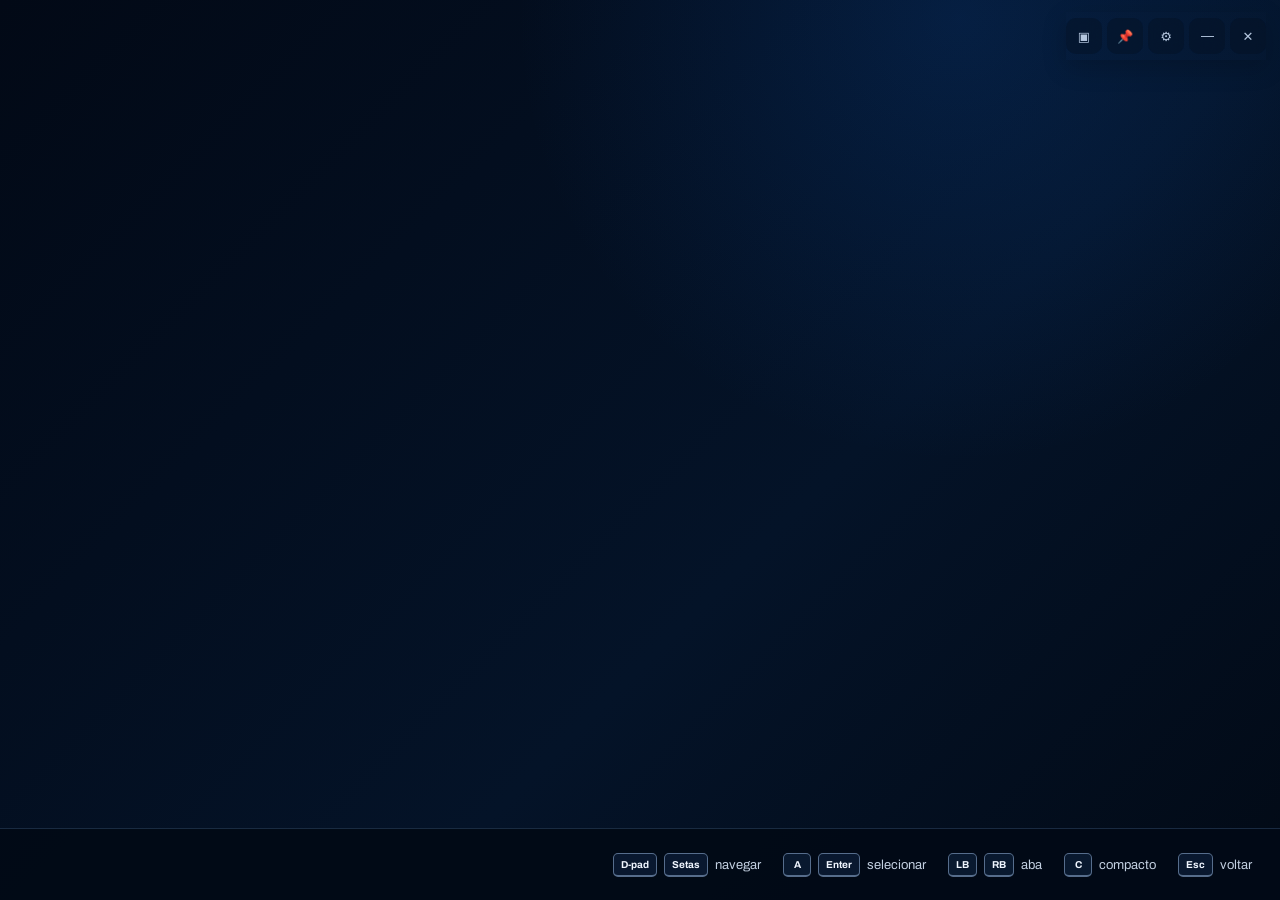
<file: ui/index.html>
<!DOCTYPE html>
<html lang="pt-br">
<head>
  <meta charset="UTF-8" />
  <meta name="viewport" content="width=device-width, initial-scale=1.0" />
  <title>DigiTracker</title>
  <!-- Fontes servidas do disco: o app é offline-first e não deve depender do
       CDN do Google para renderizar corretamente. -->
  <link rel="stylesheet" href="fonts.css" />
  <link rel="stylesheet" href="style.css?v=12" />
  <link rel="stylesheet" href="experience.css?v=1" />
  <link rel="stylesheet" href="preview-a.css?v=2" />
  <link rel="stylesheet" href="atlas.css?v=2" />
</head>
<body>
  <div id="app">
    <!-- Barra de título (frameless / arrastável) -->
    <div class="titlebar pywebview-drag-region">
      <span class="dot"></span>
      <button class="win-btn library-btn" id="btn-library" title="Abrir biblioteca" aria-label="Abrir biblioteca" aria-expanded="false" hidden>☰</button>
      <span class="brand">DIGI<span>TRACKER</span></span>
      <span class="spacer"></span>
      <span class="sync-tag" id="sync-tag"></span>
      <div class="win-btns">
        <button class="win-btn compact-btn" id="btn-compact" title="Modo compacto (overlay de progresso)" aria-label="Modo compacto">▣</button>
        <button class="win-btn pin" id="btn-pin" title="Sempre por cima" aria-label="Sempre por cima">📌</button>
        <button class="win-btn" id="btn-settings" title="Configurações" aria-label="Configurações">⚙</button>
        <button class="win-btn" id="btn-min" title="Minimizar" aria-label="Minimizar">—</button>
        <button class="win-btn close" id="btn-close" title="Fechar" aria-label="Fechar">✕</button>
      </div>
    </div>

    <div id="demo-banner" class="demo-banner hidden">
      <span class="demo-banner-txt">Modo demonstração, com dados fictícios. Configure suas credenciais para ver os dados reais.</span>
      <button id="btn-exit-demo" class="exit-demo-btn" title="Sair da demonstração">Sair da demonstração</button>
    </div>

    <!-- Conteúdo trocado por JS -->
    <div class="body" id="root"></div>

    <!-- Atalhos do rodapé, no espírito do Big Picture. As teclas funcionam. -->
    <div class="keybar" id="keybar">
      <span class="spacer"></span>
      <span class="keyhint"><span class="key">D-pad</span><span class="key">Setas</span>navegar</span>
      <span class="keyhint"><span class="key">A</span><span class="key">Enter</span>selecionar</span>
      <span class="keyhint"><span class="key">LB</span><span class="key">RB</span>aba</span>
      <span class="keyhint"><span class="key">C</span>compacto</span>
      <span class="keyhint"><span class="key">Esc</span>voltar</span>
    </div>
  </div>

  <div id="toast"></div>
  <script src="atlas-view-model.js?v=1"></script>
  <script src="atlas-layout.js?v=1"></script>
  <script src="app.js?v=15"></script>
  <script src="experience.js?v=2"></script>
</body>
</html>
</file>
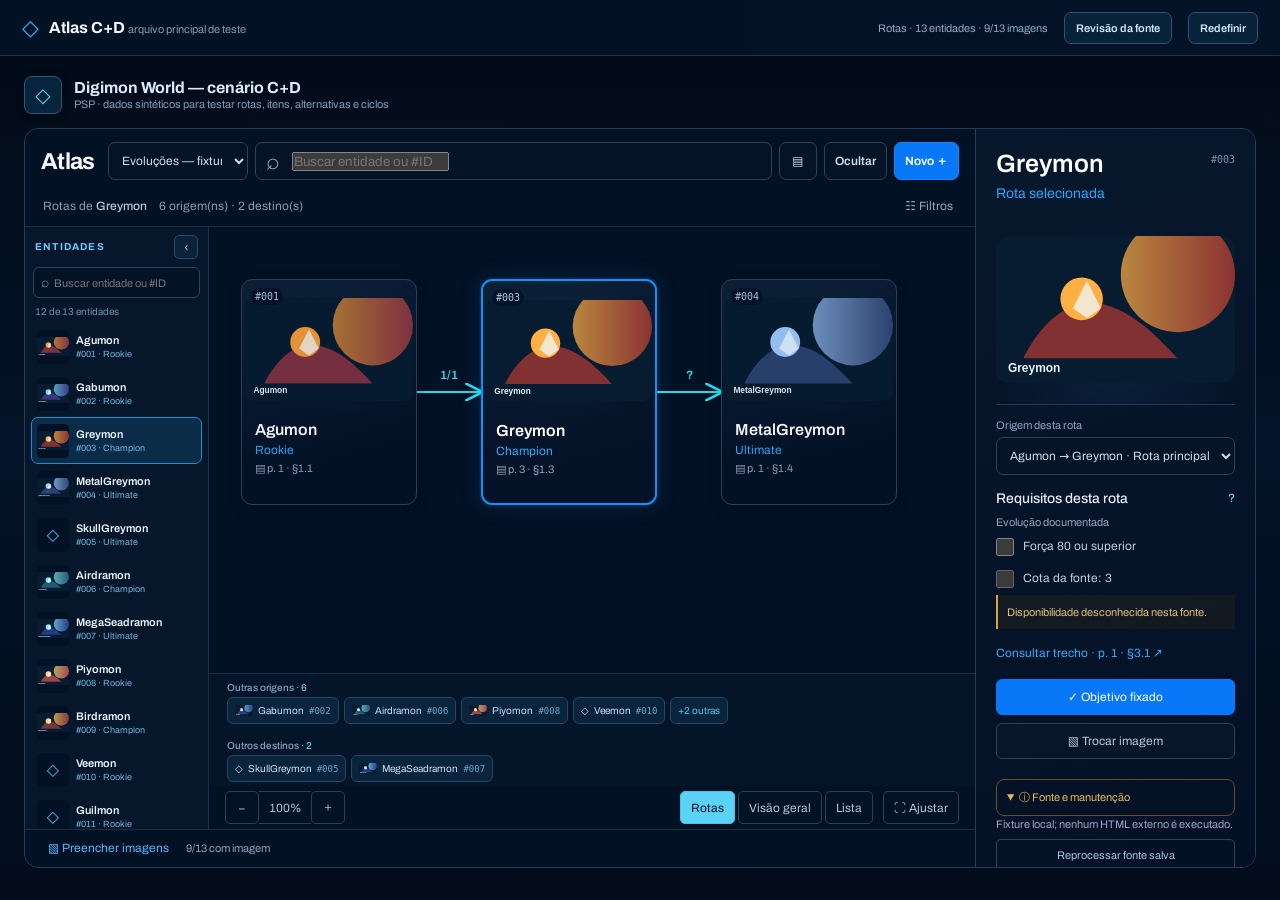
<file: tests/atlas-cd-test.html>
<!doctype html>
<html lang="pt-BR">
<head>
  <meta charset="utf-8">
  <meta name="viewport" content="width=device-width, initial-scale=1">
  <title>Atlas C+D — arquivo de teste</title>
  <link rel="stylesheet" href="../ui/fonts.css">
  <link rel="stylesheet" href="../ui/style.css?v=11">
  <link rel="stylesheet" href="../ui/atlas.css?v=2">
  <style>
    :root { color-scheme: dark; font-family: Archivo, Arial, sans-serif; }
    * { box-sizing: border-box; }
    html, body { min-width: 320px; min-height: 100%; margin: 0; overflow: auto; background: #020b18; color: #e9f2ff; }
    body { min-height: 100vh; }
    #app { min-height: 100vh; background: radial-gradient(ellipse at 55% -15%, #12315666, transparent 55%), #020b18; }
    .atlas-test-topbar { min-height: 56px; display: flex; align-items: center; gap: 16px; padding: 9px 22px; border-bottom: 1px solid #1d3550; background: #041226ee; }
    .atlas-test-brand { display: flex; align-items: center; gap: 10px; min-width: 0; color: #f4f8ff; font-size: 16px; font-weight: 650; }
    .atlas-test-brand b { color: #28b8ff; font-size: 22px; }
    .atlas-test-brand small { color: #7f9bb8; font-size: 11px; font-weight: 400; }
    .atlas-test-status { min-width: 0; overflow: hidden; margin-left: auto; color: #8ea8c3; font-size: 11px; text-overflow: ellipsis; white-space: nowrap; }
    .atlas-test-topbar button, .atlas-test-dialog button { min-height: 32px; padding: 6px 11px; border: 1px solid #2f5270; border-radius: 7px; color: #cfe7fa; background: #08223a; font: 600 11px Archivo, sans-serif; cursor: pointer; }
    .atlas-test-topbar button:hover, .atlas-test-dialog button:hover { border-color: #35d4ed; }
    .atlas-test-topbar button.primary, .atlas-test-dialog button.primary { border-color: #1686ff; color: white; background: #0878f9; }
    #atlas-test-main { min-height: calc(100vh - 56px); display: flex; flex-direction: column; gap: 12px; padding: 18px 24px 24px; }
    .atlas-test-game-head { display: flex; align-items: center; gap: 12px; min-height: 42px; color: #dceafa; }
    .atlas-test-game-head .cover { width: 38px; height: 38px; display: grid; place-items: center; border: 1px solid #2c5878; border-radius: 8px; color: #55d8ef; background: #08243d; font-size: 20px; }
    .atlas-test-game-head strong { display: block; font-size: 16px; }
    .atlas-test-game-head small { color: #7f9db9; font-size: 11px; }
    #atlas-shell { width: 100%; height: calc(100vh - 150px); min-height: 520px; flex: 1 1 auto; }
    .atlas-test-dialog-backdrop { position: fixed; inset: 0; z-index: 30; display: grid; place-items: center; padding: 20px; background: #0009; }
    .atlas-test-dialog { width: min(720px, 100%); max-height: min(760px, calc(100vh - 40px)); overflow: auto; padding: 22px; border: 1px solid #345a79; border-radius: 14px; background: #071a2f; box-shadow: 0 24px 80px #000b; }
    .atlas-test-dialog header { display: flex; align-items: start; justify-content: space-between; gap: 12px; margin-bottom: 14px; }
    .atlas-test-dialog h2 { margin: 0; font-size: 20px; }
    .atlas-test-dialog p { color: #9bb2ca; font-size: 12px; line-height: 1.5; }
    .atlas-test-dialog .stats { display: grid; grid-template-columns: repeat(4, minmax(0, 1fr)); gap: 8px; margin: 14px 0; }
    .atlas-test-dialog .stats b { padding: 10px; border: 1px solid #294a66; border-radius: 8px; color: #6edbff; background: #0a233b; font-size: 12px; }
    .atlas-test-dialog .issue { margin-top: 10px; padding: 12px; border-left: 3px solid #e7bb56; border-radius: 5px; color: #d8e6f5; background: #202719; font-size: 12px; line-height: 1.45; }
    .atlas-test-dialog .issue b { color: #f0c66e; }
    .atlas-test-dialog footer { display: flex; justify-content: flex-end; gap: 8px; margin-top: 18px; }
    @media (max-width: 820px) {
      .atlas-test-topbar { align-items: start; flex-wrap: wrap; gap: 8px; padding: 10px 13px; }
      .atlas-test-status { order: 3; width: 100%; margin-left: 0; }
      #atlas-test-main { min-height: calc(100vh - 92px); padding: 12px; }
      #atlas-shell { height: auto; min-height: 0; }
      .atlas-test-dialog .stats { grid-template-columns: repeat(2, minmax(0, 1fr)); }
    }
  </style>
</head>
<body>
  <div id="app">
    <header class="atlas-test-topbar">
      <div class="atlas-test-brand"><b>◇</b><span>Atlas C+D <small>arquivo principal de teste</small></span></div>
      <span class="atlas-test-status" id="atlas-test-status">Fixture sintético · nenhuma fonte externa é acessada</span>
      <button id="atlas-test-review">Revisão da fonte</button>
      <button id="atlas-test-reset">Redefinir</button>
    </header>
    <main id="atlas-test-main" class="atlas-main main">
      <div class="atlas-test-game-head"><span class="cover">◇</span><div><strong>Digimon World — cenário C+D</strong><small>PSP · dados sintéticos para testar rotas, itens, alternativas e ciclos</small></div></div>
      <section id="atlas-shell" class="atlas-shell atlas-v2 atlas-cd routes-view" aria-label="Atlas C+D"></section>
    </main>
  </div>

  <script src="../ui/atlas-view-model.js?v=1"></script>
  <script src="../ui/atlas-layout.js?v=1"></script>
  <script>
    (function () {
      "use strict";

      const art = (label, color, accent) => {
        const safe = String(label || "").slice(0, 12);
        const svg = `<svg xmlns="http://www.w3.org/2000/svg" viewBox="0 0 360 220"><defs><linearGradient id="g" x1="0" x2="1"><stop stop-color="${color}"/><stop offset="1" stop-color="${accent}"/></linearGradient></defs><rect width="360" height="220" rx="18" fill="#071b31"/><circle cx="274" cy="58" r="86" fill="url(#g)" opacity=".72"/><path d="M42 181c35-67 84-97 142-71 29 13 56 37 89 73H42Z" fill="${accent}" opacity=".68"/><circle cx="129" cy="94" r="32" fill="${color}"/><path d="M116 108 137 67l21 41-21 15z" fill="#effaff" opacity=".75"/><text x="18" y="204" fill="#e6f8ff" font-family="Arial" font-size="18" font-weight="700">${safe}</text></svg>`;
        return `data:image/svg+xml;charset=UTF-8,${encodeURIComponent(svg)}`;
      };
      const ref = (section, block, page = 1) => ({ section, block, page });
      const baseNodes = [
        ["n001", 1, "Agumon", "Rookie", "Origem principal", "#f39a39", "#b73c4a"],
        ["n002", 2, "Gabumon", "Rookie", "Origem alternativa", "#73d5f4", "#5142a3"],
        ["n003", 3, "Greymon", "Champion", "Entidade selecionada", "#ffb044", "#bd3c33"],
        ["n004", 4, "MetalGreymon", "Ultimate", "Destino principal", "#9ec8ff", "#3e548e"],
        ["n005", 5, "SkullGreymon", "Ultimate", "Transformação por item", "#8f9abb", "#372945"],
        ["n006", 6, "Airdramon", "Champion", "Origem alternativa", "#84e2dc", "#30759b"],
        ["n007", 7, "MegaSeadramon", "Ultimate", "Destino alternativo", "#8bd7ff", "#2c4eaf"],
        ["n008", 8, "Piyomon", "Rookie", "Origem alternativa", "#ffd37b", "#e15c55"],
        ["n009", 9, "Birdramon", "Champion", "Destino alternativo", "#ffca65", "#af433d"],
        ["n010", 10, "Veemon", "Rookie", "Origem alternativa", "#71c7ff", "#3672ca"],
        ["n011", 11, "Guilmon", "Rookie", "Origem alternativa", "#ff7f73", "#a52e42"],
        ["n012", 12, "Renamon", "Rookie", "Origem alternativa", "#f0b5ff", "#7253b2"],
        ["n013", 13, "Omnimon", "Mega", "Combinação simultânea", "#d8e9ff", "#526f9e"],
      ];
      const originalNodes = baseNodes.map(([id, card, label, stage, subtitle, color, accent], index) => ({
        id, card_number: card, label, stage, subtitle, group: "Digimon", tags: [stage.toLowerCase()],
        media: index === 4 || index === 9 || index === 10 || index === 11 ? null : { url: art(label, color, accent), title: `${label} — ilustração sintética` },
        source_refs: [ref(1 + Math.floor(index / 5), index + 1, 1 + (index % 3))],
        spoiler: label === "Omnimon",
      }));
      const originalEdges = [
        { id: "e001", from: "n001", to: "n003", label: "Rota principal", path_kind: "normal", relation_semantics: "single", requirements: [{ id: "r001", text: "Alcançar o nível 15", field: "level", operator: "gte", value: 15, source_refs: [ref(2, 1)] }] },
        { id: "e002", from: "n002", to: "n003", label: "Origem alternativa", path_kind: "alternative", relation_semantics: "alternatives", requirements: [{ id: "r002", text: "Treinar com o item Garra Azul", mode: "item", field: "item", operator: "has", value: "Garra Azul", source_refs: [ref(2, 2)] }] },
        { id: "e003", from: "n006", to: "n003", label: "Origem alternativa", path_kind: "alternative", relation_semantics: "alternatives", requirements: [], source_refs: [ref(2, 3)] },
        { id: "e004", from: "n008", to: "n003", label: "Origem alternativa", path_kind: "alternative", relation_semantics: "alternatives", requirements: [], source_refs: [ref(2, 4)] },
        { id: "e005", from: "n010", to: "n003", label: "Origem alternativa", path_kind: "alternative", relation_semantics: "alternatives", requirements: [], source_refs: [ref(2, 5)] },
        { id: "e006", from: "n011", to: "n003", label: "Origem alternativa", path_kind: "alternative", relation_semantics: "alternatives", requirements: [], source_refs: [ref(2, 6)] },
        { id: "e007", from: "n012", to: "n003", label: "Origem alternativa", path_kind: "alternative", relation_semantics: "alternatives", requirements: [], source_refs: [ref(2, 7)] },
        { id: "e008", from: "n003", to: "n004", label: "Evolução documentada", path_kind: "normal", relation_semantics: "single", requirements: [{ id: "r003", text: "Força 80 ou superior", field: "strength", operator: "gte", value: 80, source_refs: [ref(3, 1)] }, { id: "r004", text: "Cota da fonte: 3", field: "quota", operator: "unknown", condition: { op: "unknown" }, source_refs: [ref(3, 1)] }], source_refs: [ref(3, 1)] },
        { id: "e009", from: "n003", to: "n005", label: "Usar item do jogo", path_kind: "optional", relation_semantics: "item", requirements: [{ id: "r005", text: "Usar Skull Tag em Greymon", mode: "item", field: "item", operator: "has", value: "Skull Tag", source_refs: [ref(3, 2)] }], source_refs: [ref(3, 2)] },
        { id: "e010", from: "n003", to: "n007", label: "Rota alternativa", path_kind: "alternative", relation_semantics: "alternatives", requirements: [{ id: "r006", text: "Obter 2 DigiMemories", field: "quota", operator: "gte", value: 2, source_refs: [ref(3, 3)] }], source_refs: [ref(3, 3)] },
        { id: "e011", from: "n008", to: "n009", label: "Rota paralela", path_kind: "normal", relation_semantics: "single", requirements: [], source_refs: [ref(4, 1)] },
        { id: "e012", from: "n004", to: "n013", label: "Combinação simultânea", path_kind: "optional", relation_semantics: "fusion", requirements: [{ id: "r007", text: "Combinar MetalGreymon e WereGarurumon", group: "unknown", operator: "unknown", condition: { op: "unknown" }, source_refs: [ref(4, 2)] }], source_refs: [ref(4, 2)] },
        { id: "e013", from: "n013", to: "n001", label: "Retorno documentado", path_kind: "optional", relation_semantics: "unknown", requirements: [], source_refs: [ref(4, 3)] },
      ];
      const originalSystem = {
        id: "fixture-cd", title: "Evoluções — fixture C+D", description: "Dados sintéticos locais para validação visual e de interação.", status: "approved",
        source_id: "fixture-source", source_refs: [ref(1, 1)], nodes: originalNodes, edges: originalEdges,
        _draftDiagnostics: { pending_items: [{ kind: "combined_entity_card", card_numbers: [104], label: "Airdramon, Growlmon, Kabuterimon, Seadramon", message: "O card #104 reúne quatro entidades; a relação individual deve ser reutilizada.", action: "Revisar a linha p001-e0229-r0015 antes de aprovar.", source_ref: { table_id: "p001-e0229", row_id: "p001-e0229-r0015", page: 1 }, components: ["Airdramon", "Growlmon", "Kabuterimon", "Seadramon"], reusable_paths: [{ from: "Airdramon", to: "MegaSeadramon", from_card: 104, to_card: 74 }, { from: "Growlmon", to: "MegaSeadramon", from_card: 105, to_card: 74 }, { from: "Kabuterimon", to: "MegaSeadramon", from_card: 106, to_card: 74 }, { from: "Seadramon", to: "MegaSeadramon", from_card: 107, to_card: 74 }], redundant_paths: [{ from: "Airdramon, Growlmon, Kabuterimon, Seadramon", to: "MegaSeadramon" }], impact: { image: "preservar no card composto; decisão explícita", objective: "seleção explícita necessária", completed_requirements: 0 } }] },
      };
      const originalState = { completed_requirements: ["r001"], goals: { "fixture-cd": "n003" }, node_media: {}, preferences: {} };
      let system = clone(originalSystem);
      let state = clone(originalState);
      const ui = { nodeId: "n003", incomingEdgeId: "e001", outgoingEdgeId: "e008", edgeId: "e001", mode: "routes", indexOpen: window.innerWidth >= 1160, inspectorOpen: true, indexSearch: "", search: "", group: "all", tag: "all", availability: "all", spoilers: false, zoom: 1, filling: false };
      let fillTimer = null;

      function clone(value) { return JSON.parse(JSON.stringify(value)); }
      function esc(value) { return String(value ?? "").replace(/[&<>"']/g, char => ({ "&": "&amp;", "<": "&lt;", ">": "&gt;", "\"": "&quot;", "'": "&#39;" }[char])); }
      function number(node) { return Number(node?.card_number || 0); }
      function mediaFor(node) { return node?.media?.url ? node.media : null; }
      function refsLabel(refs) { const first = (refs || [])[0]; return first ? `p. ${first.page || 1} · §${first.section || 1}.${first.block || 1}` : "Fonte local"; }
      function statusLabel(model, edge) { const status = model.edgeStatus(edge, model.completed); return status.unknown ? "?" : status.total ? `${status.done}/${status.total}` : "→"; }
      function syncResponsive() {
        if (window.innerWidth < 1160 && !ui.userIndex) ui.indexOpen = false;
        if (window.innerWidth >= 1160 && ui.autoCollapsed) { ui.indexOpen = true; ui.autoCollapsed = false; }
        if (window.innerWidth < 1160) ui.autoCollapsed = true;
      }
      function render() {
        syncResponsive();
        const mode = window.innerWidth <= 820 ? "list" : ui.mode === "map" || ui.mode === "overview" ? "overview" : ui.mode === "list" ? "list" : "routes";
        const model = window.AtlasViewModel.buildAtlasViewModel({ system, systemState: state, selection: { nodeId: ui.nodeId, incomingEdgeId: ui.incomingEdgeId || ui.edgeId, outgoingEdgeId: ui.outgoingEdgeId, mode }, filters: { group: ui.group, tag: ui.tag, availability: ui.availability, spoilers: ui.spoilers, search: ui.search } });
        ui.nodeId = model.selectedId || "";
        const displayNodes = mode === "routes" ? model.routeCards.map(card => card.node) : model.visibleNodes;
        const displayEdges = mode === "routes" ? model.routeEdges : model.overviewEdges;
        const layout = window.AtlasLayout.layoutAtlasRoute({ cards: model.routeCards, connections: displayEdges, nodes: displayNodes, selectedId: model.selectedId, mode });
        const positionFor = node => layout.positions.get(node.id) || { x: 0, y: 0 };
        const nodeHTML = displayNodes.map(node => { const media = mediaFor(node); const pos = positionFor(node); const selected = node.id === model.selectedId; const role = model.routeCards.find(card => card.node.id === node.id)?.role || "overview"; return `<button class="atlas-node atlas-node-cd ${selected ? "selected" : ""} role-${role} ${media ? "" : "missing-media"}" data-atlas-node="${esc(node.id)}" style="left:${pos.x}px;top:${pos.y}px" aria-label="Card ${number(node)}: ${esc(node.label)}"><span class="atlas-node-id">#${String(number(node)).padStart(3, "0")}</span><span class="atlas-node-art">${media ? `<img src="${media.url}" alt="" draggable="false">` : "<i aria-hidden=\"true\">◇</i>"}</span><span class="atlas-node-copy"><b>${esc(node.label)}</b><small>${esc(node.stage)}</small><em>▤ ${esc(refsLabel(node.source_refs))}</em></span>${!media ? "<span class=\"atlas-missing-media\">Sem imagem</span>" : ""}</button>`; }).join("");
        const edgeHTML = displayEdges.map(edge => { const from = layout.positions.get(edge.from), to = layout.positions.get(edge.to); if (!from || !to) return ""; const path = layout.edgePaths.get(edge.id); const rect = layout.edgeLabelRects.get(edge.id) || { x: (from.x + to.x) / 2, y: (from.y + to.y) / 2 }; const active = mode === "routes"; return `<g class="atlas-edge-group ${active ? "route" : "muted"}"><path class="atlas-edge ${active ? "route" : "muted"}" data-atlas-edge="${esc(edge.id)}" d="${esc(path || "")}" marker-end="url(#atlas-arrow-${active ? "route" : "muted"})"><title>${esc(model.byId.get(edge.from)?.label)} → ${esc(model.byId.get(edge.to)?.label)}</title></path><text x="${rect.x}" y="${rect.y}" class="atlas-edge-label" text-anchor="middle">${statusLabel(model, edge)}</text></g>`; }).join("");
        const alternative = item => `<button class="atlas-alt-chip" data-atlas-route="${esc(item.edge.id)}" title="Abrir rota ${esc(item.node.label)}">${mediaFor(item.node) ? `<img src="${mediaFor(item.node).url}" alt="">` : "◇"}<span>${esc(item.node.label)}</span><small>#${String(number(item.node)).padStart(3, "0")}</small></button>`;
        const alternatives = mode === "routes" ? `<div class="atlas-alternatives" aria-label="Rotas alternativas">${model.alternativeOrigins.length ? `<section><h4>Outras origens <span>· ${model.alternativeOrigins.length}</span></h4><div>${model.alternativeOrigins.slice(0, 4).map(alternative).join("")}${model.alternativeOrigins.length > 4 ? `<button class="atlas-alt-more" data-atlas-index-open>+${model.alternativeOrigins.length - 4} outras</button>` : ""}</div></section>` : ""}${model.alternativeDestinations.length ? `<section><h4>Outros destinos <span>· ${model.alternativeDestinations.length}</span></h4><div>${model.alternativeDestinations.slice(0, 4).map(alternative).join("")}</div></section>` : ""}</div>` : "";
        const indexQuery = ui.indexSearch.toLocaleLowerCase("pt-BR");
        const indexNodes = model.visibleNodes.filter(node => !indexQuery || `${node.label} #${number(node)} ${number(node)}`.toLocaleLowerCase("pt-BR").includes(indexQuery));
        const index = `<aside class="atlas-entity-index ${ui.indexOpen ? "" : "collapsed"}" aria-label="Entidades"><div class="atlas-index-heading"><b>ENTIDADES</b><button data-atlas-index-toggle aria-expanded="${ui.indexOpen}">${ui.indexOpen ? "‹" : "›"}</button></div>${ui.indexOpen ? `<label class="atlas-index-search"><span>⌕</span><input id="atlas-index-search" value="${esc(ui.indexSearch)}" placeholder="Buscar entidade ou #ID" aria-label="Buscar entidade ou ID"></label><small class="atlas-index-count">${indexNodes.length} de ${model.allNodes.length} entidades</small><div class="atlas-index-list">${indexNodes.map(node => `<button class="atlas-index-row ${node.id === model.selectedId ? "selected" : ""}" data-atlas-node="${esc(node.id)}"><span class="atlas-index-thumb">${mediaFor(node) ? `<img src="${mediaFor(node).url}" alt="">` : "◇"}</span><span><b>${esc(node.label)}</b><small>#${String(number(node)).padStart(3, "0")} · ${esc(node.stage)}</small></span></button>`).join("")}</div>` : ""}</aside>`;
        const path = model.selectedRoute || model.selectedIncomingRoute || model.selectedOutgoingRoute;
        const requirements = path?.requirements || [];
        const pathOptions = model.incoming.map(edge => `<option value="${esc(edge.id)}" ${edge.id === model.selectedIncomingRoute?.id ? "selected" : ""}>${esc(model.byId.get(edge.from)?.label)} → ${esc(model.selected?.label)}${edge.label ? ` · ${esc(edge.label)}` : ""}</option>`).join("");
        const inspector = model.selected ? `<aside class="atlas-inspector atlas-inspector-cd" aria-label="Detalhes da rota"><div class="atlas-inspector-title"><div><h3>${esc(model.selected.label)}</h3><p>${path ? "Rota selecionada" : "Entidade selecionada"}</p></div><span>#${String(number(model.selected)).padStart(3, "0")}</span></div><div class="atlas-inspector-art">${mediaFor(model.selected) ? `<img src="${mediaFor(model.selected).url}" alt="${esc(model.selected.label)}">` : "<span>◇</span>"}</div>${pathOptions ? `<label class="atlas-path-label">Origem desta rota<select id="atlas-test-path">${pathOptions}</select></label>` : ""}<div class="atlas-requirements"><h4>Requisitos desta rota <span>${path ? (model.edgeStatus(path, model.completed).unknown ? "?" : `${model.edgeStatus(path, model.completed).done}/${model.edgeStatus(path, model.completed).total}`) : ""}</span></h4>${path?.label ? `<p class="atlas-route-kind">${esc(path.label)}</p>` : ""}${requirements.length ? requirements.map(req => `<label class="${req.operator === "unknown" || req.condition?.op === "unknown" ? "unknown" : ""}"><input type="checkbox" data-atlas-requirement="${esc(req.id)}" ${req.operator === "unknown" || req.condition?.op === "unknown" ? "disabled" : ""} ${model.completed.has(req.id) ? "checked" : ""}><span>${req.mode === "item" ? "<em class=\"atlas-requirement-mode\">Item do jogo</em>" : ""}${esc(req.text)}</span></label>`).join("") : "<p>Sem requisitos documentados para esta rota.</p>"}${model.edgeStatus(path, model.completed).unknown ? "<p class=\"atlas-rule-warning\">Disponibilidade desconhecida nesta fonte.</p>" : ""}</div><button class="atlas-source" id="atlas-test-source">Consultar trecho · ${esc(refsLabel(path?.source_refs || model.selected.source_refs))} ↗</button><div class="atlas-inspector-actions"><button class="primary" id="atlas-test-goal">${state.goals[system.id] === model.selected.id ? "✓ Objetivo fixado" : "♧ Fixar objetivo"}</button><button id="atlas-test-image">▧ Trocar imagem</button></div><details class="atlas-source-info" open><summary>ⓘ Fonte e manutenção</summary><p>Fixture local; nenhum HTML externo é executado.</p><button id="atlas-test-reprocess">Reprocessar fonte salva</button></details></aside>` : "<aside class=\"atlas-inspector empty\">Nenhuma entidade corresponde.</aside>";
        const shell = document.getElementById("atlas-shell");
        shell.className = `atlas-shell atlas-v2 atlas-cd ${mode === "list" ? "list-view" : mode === "overview" ? "overview-view" : "routes-view"} ${ui.inspectorOpen ? "" : "inspector-closed"}`;
        shell.style.setProperty("--atlas-shell-height", `${Math.max(520, window.innerHeight - 150)}px`);
        shell.style.setProperty("--atlas-card-width", `${layout.cardWidth}px`);
        shell.style.setProperty("--atlas-card-height", `${layout.cardHeight}px`);
        shell.style.setProperty("--atlas-zoom", ui.zoom);
        shell.style.setProperty("--atlas-x", "0px");
        shell.style.setProperty("--atlas-y", "0px");
        shell.innerHTML = `<div class="atlas-workspace"><header class="atlas-toolbar"><h2>Atlas</h2><select id="atlas-test-system" aria-label="Sistema"><option>Evoluções — fixture C+D</option></select><label class="atlas-search"><span>⌕</span><input id="atlas-test-search" value="${esc(ui.search)}" placeholder="Buscar entidade ou #ID" aria-label="Buscar nome ou #ID"></label><button id="atlas-test-sources" title="Fontes e revisões">▤</button><button data-atlas-inspector-toggle>${ui.inspectorOpen ? "Ocultar" : "Detalhes"}</button><button class="primary" id="atlas-test-new">Novo ＋</button></header><div class="atlas-contextbar"><span>Rotas de <b>${esc(model.selected?.label || "—")}</b></span>${model.alternativeOrigins.length || model.alternativeDestinations.length ? `<span class="atlas-alternative-summary">${model.alternativeOrigins.length} origem(ns) · ${model.alternativeDestinations.length} destino(s)</span>` : ""}<details class="atlas-filter-menu"><summary>☷ Filtros</summary><div><label>Disponibilidade<select><option>Todas</option></select></label><label class="atlas-spoilers"><input type="checkbox" id="atlas-test-spoilers" ${ui.spoilers ? "checked" : ""}> Mostrar spoilers</label></div></details></div><div class="atlas-cd-body ${ui.indexOpen ? "" : "index-collapsed"}"><div class="atlas-cd-index-wrap">${index}</div><div class="atlas-cd-graph"><div class="atlas-viewport" id="atlas-test-viewport"><div class="atlas-world" style="width:${layout.width}px;height:${layout.height}px"><svg width="${layout.width}" height="${layout.height}" aria-hidden="true"><defs><marker id="atlas-arrow-route" viewBox="0 0 10 10" refX="9" refY="5" markerWidth="8" markerHeight="8" orient="auto"><path d="M0,0 L10,5 L0,10" fill="none" stroke="#25deeb" stroke-width="1.5"/></marker><marker id="atlas-arrow-muted" viewBox="0 0 10 10" refX="9" refY="5" markerWidth="7" markerHeight="7" orient="auto"><path d="M0,0 L10,5 L0,10" fill="none" stroke="#63748c" stroke-width="1.5"/></marker></defs>${edgeHTML}</svg>${nodeHTML}</div>${!model.matches.length ? "<p class=\"atlas-no-results\">Nenhuma entidade corresponde aos filtros.</p>" : ""}</div>${alternatives}<footer class="atlas-map-footer"><div class="atlas-zoom"><button data-atlas-test-zoom="out">−</button><output>${Math.round(ui.zoom * 100)}%</output><button data-atlas-test-zoom="in">＋</button></div><div class="atlas-mode-tabs"><button data-atlas-mode="focus" class="${mode === "routes" ? "active" : ""}">Rotas</button><button data-atlas-mode="map" class="${mode === "overview" ? "active" : ""}">Visão geral</button><button data-atlas-mode="list" class="${mode === "list" ? "active" : ""}">Lista</button></div><button data-atlas-test-fit>⛶ Ajustar</button></footer></div></div><div class="atlas-image-status"><button id="atlas-test-fill">▧ ${ui.filling ? "Preenchendo…" : "Preencher imagens"}</button><span id="atlas-test-image-count">${system.nodes.filter(node => mediaFor(node)).length}/${system.nodes.length} com imagem</span></div></div>${ui.inspectorOpen ? inspector : ""}`;
        bind(model, mode);
        document.getElementById("atlas-test-status").textContent = `${mode === "routes" ? "Rotas" : mode === "overview" ? "Visão geral" : "Lista"} · ${model.allNodes.length} entidades · ${system.nodes.filter(node => mediaFor(node)).length}/${system.nodes.length} imagens`;
      }
      function bind(model, mode) {
        document.querySelectorAll("[data-atlas-node]").forEach(button => button.onclick = () => { ui.nodeId = button.dataset.atlasNode; ui.incomingEdgeId = ""; ui.outgoingEdgeId = ""; ui.edgeId = ""; render(); });
        document.querySelectorAll("[data-atlas-route]").forEach(button => button.onclick = () => { const edge = system.edges.find(item => item.id === button.dataset.atlasRoute); if (!edge) return; if (edge.to === ui.nodeId) { ui.incomingEdgeId = edge.id; ui.outgoingEdgeId = ""; ui.edgeId = edge.id; } else if (edge.from === ui.nodeId) { ui.outgoingEdgeId = edge.id; ui.incomingEdgeId = ""; ui.edgeId = ""; } else { ui.nodeId = edge.to; ui.incomingEdgeId = edge.id; ui.edgeId = edge.id; ui.outgoingEdgeId = ""; } render(); });
        document.querySelectorAll("[data-atlas-edge]").forEach(path => path.onclick = () => { const edge = system.edges.find(item => item.id === path.dataset.atlasEdge); if (edge) { ui.nodeId = edge.to; ui.incomingEdgeId = edge.id; ui.edgeId = edge.id; ui.outgoingEdgeId = ""; render(); } });
        document.querySelectorAll("[data-atlas-index-toggle]").forEach(button => button.onclick = () => { ui.indexOpen = !ui.indexOpen; ui.userIndex = true; render(); });
        document.querySelectorAll("[data-atlas-index-open]").forEach(button => button.onclick = () => { ui.indexOpen = true; ui.userIndex = true; render(); });
        document.querySelector("[data-atlas-inspector-toggle]")?.addEventListener("click", () => { ui.inspectorOpen = !ui.inspectorOpen; render(); });
        document.getElementById("atlas-test-search")?.addEventListener("input", event => { ui.search = event.target.value; render(); document.getElementById("atlas-test-search")?.focus(); });
        document.getElementById("atlas-index-search")?.addEventListener("input", event => { ui.indexSearch = event.target.value; render(); document.getElementById("atlas-index-search")?.focus(); });
        document.getElementById("atlas-test-spoilers")?.addEventListener("change", event => { ui.spoilers = event.target.checked; render(); });
        document.querySelectorAll("[data-atlas-mode]").forEach(button => button.onclick = () => { ui.mode = button.dataset.atlasMode; render(); });
        document.querySelectorAll("[data-atlas-test-zoom]").forEach(button => button.onclick = () => { ui.zoom = Math.max(.65, Math.min(1.6, ui.zoom + (button.dataset.atlasTestZoom === "in" ? .1 : -.1))); render(); });
        document.querySelector("[data-atlas-test-fit]")?.addEventListener("click", () => { ui.zoom = 1; render(); });
        document.getElementById("atlas-test-path")?.addEventListener("change", event => { ui.incomingEdgeId = event.target.value; ui.edgeId = event.target.value; render(); });
        document.querySelectorAll("[data-atlas-requirement]").forEach(input => input.onchange = () => { const id = input.dataset.atlasRequirement; const done = new Set(state.completed_requirements || []); input.checked ? done.add(id) : done.delete(id); state.completed_requirements = [...done]; render(); });
        document.getElementById("atlas-test-fill")?.addEventListener("click", startImageFill);
      }
      function startImageFill() {
        if (ui.filling) return;
        ui.filling = true; render();
        const missing = system.nodes.filter(node => !mediaFor(node)); let index = 0;
        clearInterval(fillTimer);
        fillTimer = setInterval(() => { const node = missing[index++]; if (node) node.media = { url: art(node.label, "#36bde7", "#345ba7"), title: `${node.label} — preenchida pela fixture` }; render(); if (index >= missing.length) { clearInterval(fillTimer); fillTimer = null; ui.filling = false; render(); } }, 180);
      }
      function openReview() {
        const item = system._draftDiagnostics.pending_items[0];
        const modal = document.createElement("div"); modal.className = "atlas-test-dialog-backdrop"; modal.id = "atlas-test-dialog";
        modal.innerHTML = `<div class="atlas-test-dialog" role="dialog" aria-modal="true"><header><div><h2>Revisão da fonte estruturada</h2><p>Este arquivo é a fonte principal do smoke visual. Os dados são sintéticos e não substituem a revisão do GameFAQs.</p></div><button data-close>×</button></header><div class="stats"><b>248 tabelas</b><b>323 linhas de evolução</b><b>13 entidades</b><b>13 caminhos</b></div><div class="issue"><b>Regressão #104</b><br>${esc(item.message)}<br><br><strong>Reutilizar:</strong> ${item.reusable_paths.map(path => `${esc(path.from)} → ${esc(path.to)}`).join(" · ")}<br><strong>Remover:</strong> ${item.redundant_paths.map(path => esc(path.from)).join(" · ")}<br><strong>Referência:</strong> tabela ${esc(item.source_ref.table_id)} · linha ${esc(item.source_ref.row_id)}</div><p>Teste também: selecione outra origem, marque um requisito, alterne Visão geral/Lista, pesquise por <code>#003</code> e use Preencher imagens.</p><footer><button data-close>Fechar</button><button class="primary" data-close>Continuar teste</button></footer></div>`;
        document.body.appendChild(modal); modal.querySelectorAll("[data-close]").forEach(button => button.onclick = () => modal.remove());
      }
      document.getElementById("atlas-test-review").onclick = openReview;
      document.getElementById("atlas-test-reset").onclick = () => { clearInterval(fillTimer); system = clone(originalSystem); state = clone(originalState); Object.assign(ui, { nodeId: "n003", incomingEdgeId: "e001", outgoingEdgeId: "e008", edgeId: "e001", mode: "routes", indexOpen: window.innerWidth >= 1160, inspectorOpen: true, indexSearch: "", search: "", spoilers: false, filling: false, userIndex: false, autoCollapsed: false }); render(); };
      window.addEventListener("resize", render);
      window.AtlasFixture = { get state() { return ui; }, get system() { return system; }, get completed() { return [...(state.completed_requirements || [])]; }, get progress() { return { images: system.nodes.filter(node => mediaFor(node)).length, total: system.nodes.length }; }, reset: () => document.getElementById("atlas-test-reset").click() };
      render();
    })();
  </script>
</body>
</html>
</file>
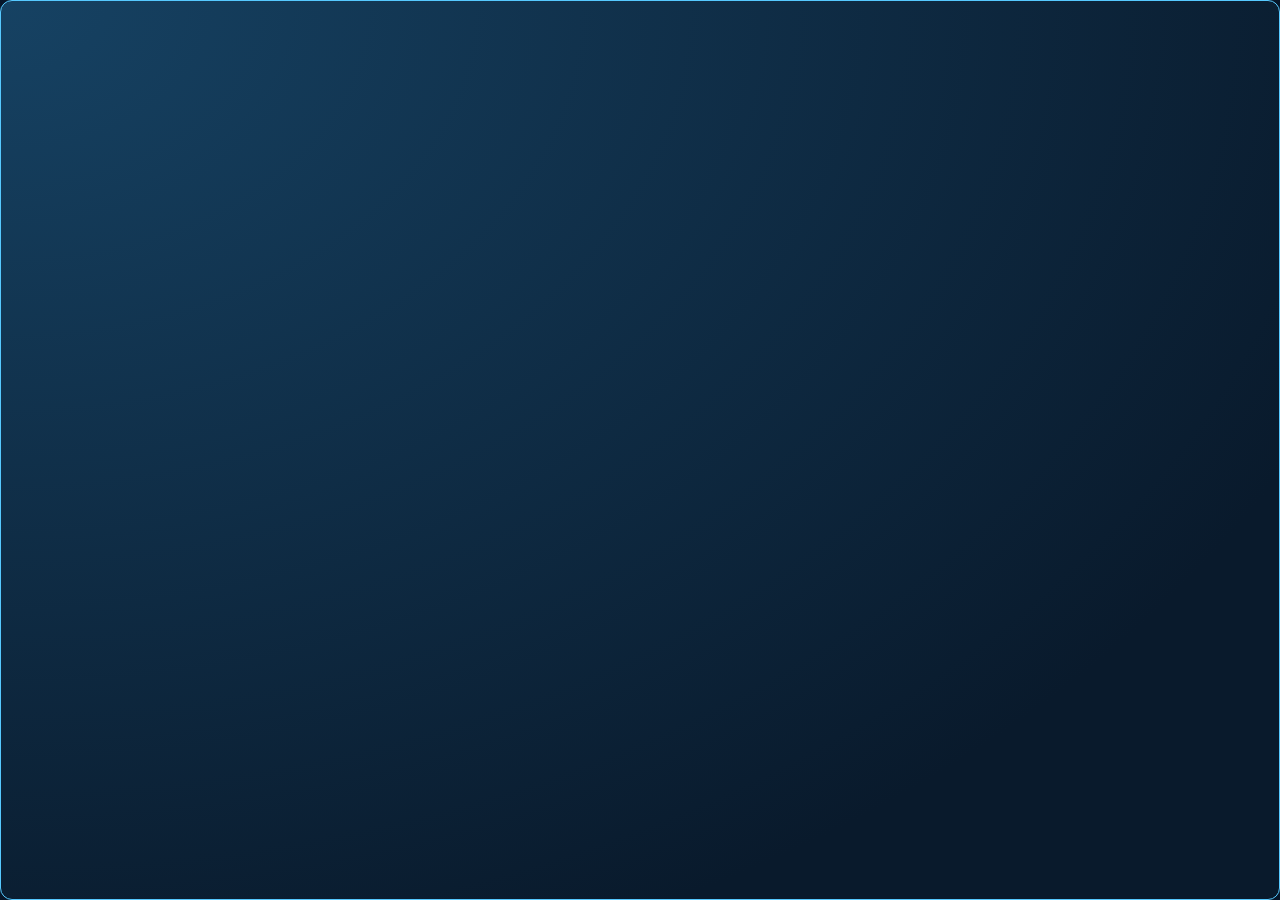
<file: ui/notification.html>
<!doctype html><html lang="pt-BR"><head><meta charset="utf-8"><title>DigiTracker conquista</title><link rel="stylesheet" href="fonts.css"><link rel="stylesheet" href="notification.css"></head><body><article id="popup" aria-live="polite"><div id="badge"></div><div><small id="mode"></small><strong id="name"></strong><p id="points"></p></div></article><script src="notification.js"></script></body></html>
</file>
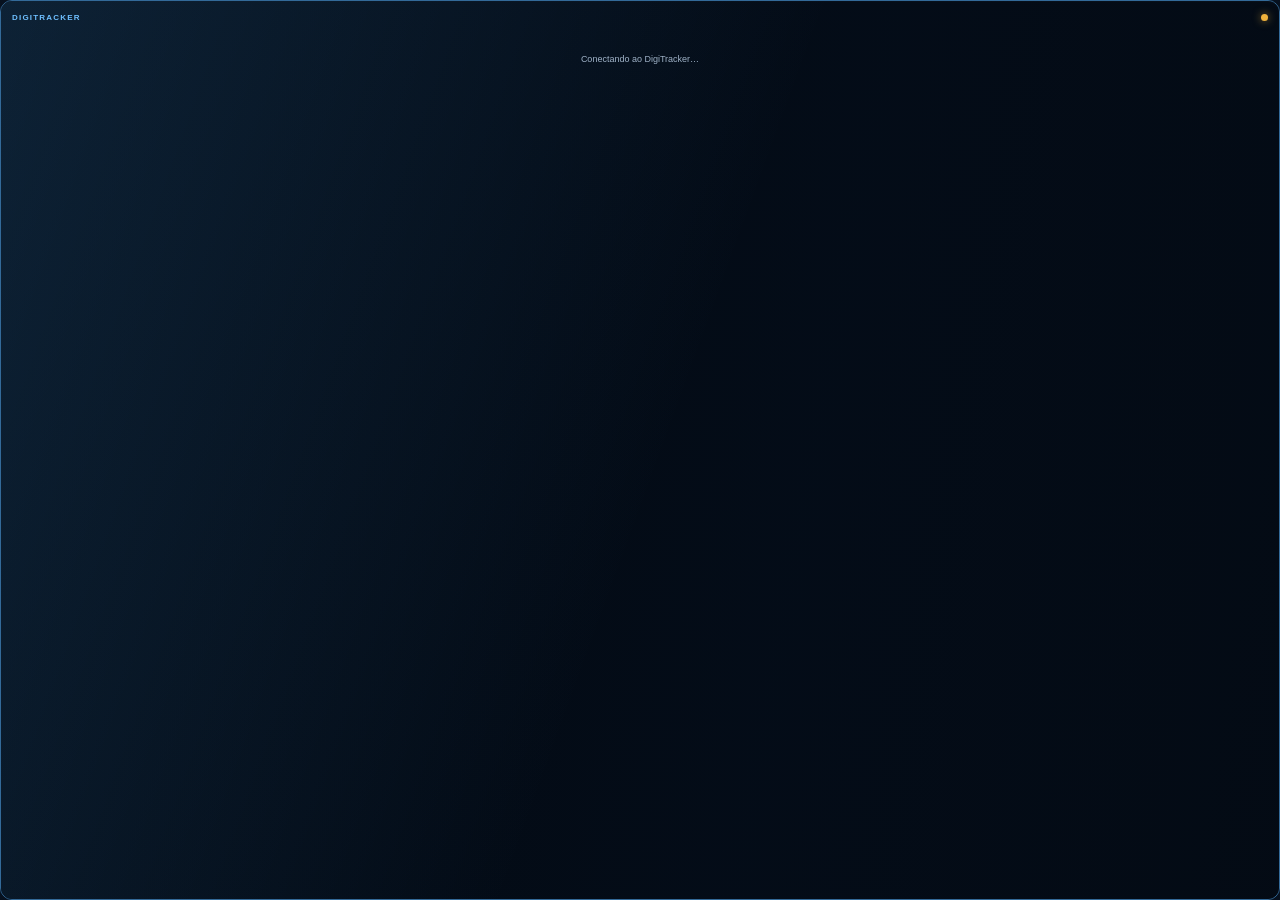
<file: ui/overlay.html>
<!DOCTYPE html>
<html lang="pt-br">
<head>
  <meta charset="UTF-8" />
  <meta name="viewport" content="width=device-width, initial-scale=1.0" />
  <title>DigiTracker Overlay</title>
  <link rel="stylesheet" href="fonts.css" />
  <link rel="stylesheet" href="overlay.css?v=1" />
</head>
<body>
  <main id="overlay-root" aria-live="polite"></main>
  <script src="overlay.js?v=3"></script>
</body>
</html>
</file>
<file: ui/fonts.css>
/* Archivo (SIL Open Font License 1.1), subset latin, servida do disco para o
   app ter a mesma aparência sem internet.

   Uma família só, em cinco pesos: é assim que a interface do Steam Deck
   funciona (Motiva Sans em tudo), e a hierarquia vem de peso e tamanho, não de
   contraste entre tipos. Os algarismos tabulares dela dispensam uma fonte
   monoespaçada para alinhar pontos, datas e contadores.
   Regenerar: ui/fonts/README.md. */

@font-face {
  font-family: 'Archivo';
  font-style: normal;
  font-weight: 400;
  font-display: swap;
  src: url(fonts/Archivo-400.woff2) format('woff2');
}

@font-face {
  font-family: 'Archivo';
  font-style: normal;
  font-weight: 500;
  font-display: swap;
  src: url(fonts/Archivo-500.woff2) format('woff2');
}

@font-face {
  font-family: 'Archivo';
  font-style: normal;
  font-weight: 600;
  font-display: swap;
  src: url(fonts/Archivo-600.woff2) format('woff2');
}

@font-face {
  font-family: 'Archivo';
  font-style: normal;
  font-weight: 700;
  font-display: swap;
  src: url(fonts/Archivo-700.woff2) format('woff2');
}

@font-face {
  font-family: 'Archivo';
  font-style: normal;
  font-weight: 800;
  font-display: swap;
  src: url(fonts/Archivo-800.woff2) format('woff2');
}
</file>
<file: ui/style.css>
/* ═══════════════════════════════  TOKENS  ═══════════════════════════════
   Direção Steam Deck / Big Picture: ardósia azulada em vez de preto, cantos
   arredondados, a arte do jogo em primeiro plano e o resto da interface
   quieto. A cor de destaque de cada jogo é extraída da própria capa (--jogo,
   definida em linha por elemento) — o app se tinge com o que você está
   jogando.                                                                 */
:root {
  --ink: #0E1419;        /* fundo da janela */
  --ink-deep: 8 8 15;    /* preto near-ink (scrims do overlay, texto sobre dourado) — rgb triplet */
  --surface: #172029;    /* cartões, prateleira, barras */
  --raised: #1F2A35;     /* elevação, hover, estado ativo */
  --line: #2A3745;       /* divisórias e contornos */

  --text: #F0F4F8;
  --text-2: #9BAAB8;
  /* Elevado de #64748B (~4:1) para passar 4.5:1 em textos pequenos, inclusive
     sobre a arte do overlay — sem perder a hierarquia abaixo de --text-2. */
  --text-3: #8A99AB;

  --hardcore: #E0B341;   /* dourado: vale Mastery */
  --softcore: #7FA8C9;   /* azul dessaturado: não vale */
  --accent: #4C9BE8;     /* azul Steam, usado quando não há cor do jogo */
  --danger: #E06B60;
  --ok: #3FB950;

  --jogo: var(--accent); /* sobrescrito por jogo, a partir da capa */

  --r-sm: 6px;
  --r: 10px;
  --r-lg: 14px;
  --pill: 99px;

  --s1: 4px;  --s2: 8px;  --s3: 12px;
  --s4: 16px; --s5: 24px; --s6: 32px;

  /* Uma família só, como na interface do Steam Deck. A hierarquia vem de peso
     e tamanho; os algarismos tabulares dispensam fonte monoespaçada. */
  --f: 'Archivo', 'Segoe UI', system-ui, -apple-system, sans-serif;
}

* { box-sizing: border-box; margin: 0; padding: 0; }

html, body {
  height: 100%;
  background: var(--ink);
  color: var(--text);
  font-family: var(--f);
  font-feature-settings: "tnum";     /* números alinhados sem fonte mono */
  overflow: hidden;
  user-select: none;
}

::-webkit-scrollbar { width: 10px; }
::-webkit-scrollbar-track { background: transparent; }
::-webkit-scrollbar-thumb { background: var(--line); border-radius: var(--pill); }
::-webkit-scrollbar-thumb:hover { background: var(--text-3); }

button, input, select { font-family: inherit; }
button { cursor: pointer; background: none; border: none; color: inherit; }
.hidden { display: none !important; }
[hidden] { display: none !important; }

/* Piso de qualidade: foco sempre visível, e nada se move para quem pediu
   menos movimento. */
:focus-visible {
  outline: 2px solid var(--jogo);
  outline-offset: 2px;
  border-radius: var(--r-sm);
}
@media (prefers-reduced-motion: reduce) {
  *, *::before, *::after { transition: none !important; animation: none !important; }
}

#app { height: 100%; display: flex; flex-direction: column; }
.modal-bg {
  position: fixed; inset: 0; z-index: 10000;
  display: grid; place-items: center; padding: 20px;
  background: rgba(0, 7, 18, .86); overflow: auto;
}
.modal-bg > [role="dialog"], .modal-bg > .system-editor-panel,
.modal-bg > .guide-media-panel { max-height: calc(100dvh - 40px); min-height: 0; overflow: auto; }
.atlas-jobs { display: grid; gap: 12px; padding: 16px 0; }
.atlas-job { display: flex; flex-wrap: wrap; align-items: center; gap: 12px; padding: 18px; background: #10263a; border: 1px solid #29455d; border-radius: 12px; }
.atlas-job > div { flex: 1 1 230px; }
.atlas-job p { color: #afc3d5; margin-top: 6px; }
.atlas-job button { padding: 10px 16px; border: 1px solid #559cc9; border-radius: 8px; }
.atlas-job-error { color: #ffb6a9 !important; }
.atlas-shell.list-view .atlas-viewport { overflow: auto; }
.atlas-shell.list-view .atlas-world { display: grid; width: auto !important; height: auto !important; gap: 10px; padding: 14px; transform: none; }
.atlas-shell.list-view .atlas-node { position: static; width: 100%; }
.atlas-shell.list-view svg { display: none; }
.body { flex: 1; display: flex; min-height: 0; }

/* ═════════════════════════════  BARRA DE TÍTULO  ═════════════════════════ */
.titlebar {
  height: 44px; flex-shrink: 0;
  display: flex; align-items: center; gap: var(--s3);
  padding: 0 var(--s4);
  background: var(--surface);
  border-bottom: 1px solid var(--line);
  -webkit-app-region: drag;
}
.titlebar .dot { display: none; }
.titlebar .brand {
  font-size: 13px; font-weight: 800; letter-spacing: .08em; color: var(--text);
}
.titlebar .brand span { color: var(--accent); }
.titlebar .spacer { flex: 1; }
.titlebar .sync-tag {
  font-size: 11px; color: var(--text-3);
  display: flex; align-items: center; gap: 6px;
}
.titlebar .sync-tag::before {
  content: ""; width: 6px; height: 6px; border-radius: 50%; background: var(--ok);
}
.win-btns { display: flex; gap: 2px; -webkit-app-region: no-drag; }
.win-btn {
  width: 30px; height: 30px; border-radius: var(--s2);
  display: grid; place-items: center;
  font-size: 13px; color: var(--text-3);
  transition: background .15s, color .15s;
}
.win-btn:hover { background: var(--raised); color: var(--text); }
.win-btn.active { color: var(--accent); }
.win-btn.close:hover { background: var(--danger); color: #0E1419; }

/* ═══════════════════════════════  BANNER DEMO  ═════════════════════════════ */
.demo-banner {
  display: flex; align-items: center; gap: var(--s3);
  padding: var(--s2) var(--s4); flex-shrink: 0;
  background: color-mix(in srgb, var(--hardcore) 12%, var(--surface));
  border-bottom: 1px solid color-mix(in srgb, var(--hardcore) 40%, transparent);
}
.demo-banner-txt { font-size: 11.5px; color: var(--hardcore); flex: 1; }
.exit-demo-btn {
  padding: 5px var(--s3); border-radius: var(--pill);
  border: 1px solid color-mix(in srgb, var(--hardcore) 45%, transparent);
  color: var(--hardcore); font-size: 11px;
}
.exit-demo-btn:hover { background: color-mix(in srgb, var(--hardcore) 18%, transparent); }

/* ════════════════════════  PRATELEIRA (BIBLIOTECA)  ════════════════════════ */
.sidebar {
  width: 240px; flex-shrink: 0;
  background: var(--surface);
  border-right: 1px solid var(--line);
  display: flex; flex-direction: column;
}
.sidebar-head { padding: var(--s4) var(--s4) var(--s3); }
.sidebar-head h2 {
  font-size: 11px; font-weight: 700; letter-spacing: .12em;
  text-transform: uppercase; color: var(--text-2);
}
.sidebar-head p { font-size: 11px; color: var(--text-3); margin-top: 3px; }
.sidebar-list {
  flex: 1; overflow-y: auto; overflow-anchor: none;
  padding: 0 var(--s3) var(--s3);
  display: flex; flex-direction: column; gap: 6px;
}
.section-label {
  font-size: 9.5px; font-weight: 700; letter-spacing: .12em;
  text-transform: uppercase; color: var(--text-3);
  padding: var(--s3) var(--s1) var(--s1);
}
.section-label.done { color: var(--hardcore); }
.section-label.progress { color: var(--text-3); }

/* Cápsula: a capa É o item. Selecionada, ganha o brilho da própria cor. */
.tile {
  display: flex; gap: var(--s3); align-items: center;
  padding: var(--s2); border-radius: var(--r);
  border: 1px solid transparent; text-align: left;
  transition: background .15s;
}
.tile:hover { background: var(--raised); }
.tile.active {
  background: color-mix(in srgb, var(--jogo) 13%, transparent);
  border-color: color-mix(in srgb, var(--jogo) 55%, transparent);
  box-shadow: 0 0 0 1px color-mix(in srgb, var(--jogo) 28%, transparent),
              0 0 24px -5px color-mix(in srgb, var(--jogo) 65%, transparent);
}
.cover {
  position: relative; width: 52px; height: 70px; flex-shrink: 0;
  border-radius: var(--r-sm); overflow: hidden;
  background: var(--raised);
  box-shadow: 0 2px 8px rgba(0, 0, 0, .45);
}
.cover img { width: 100%; height: 100%; object-fit: cover; display: block; }
.cover .fallback {
  width: 100%; height: 100%; display: grid; place-items: center;
  font-size: 15px; font-weight: 700; color: var(--text-3);
}
/* Fita diagonal de estado. Só aparece quando há algo a dizer. */
.ribbon {
  position: absolute; top: 8px; right: -21px; width: 78px;
  transform: rotate(38deg);
  padding: 3px 0; text-align: center;
  font-size: 7px; font-weight: 800; letter-spacing: .03em;
  text-transform: uppercase; color: #0E1419;
  box-shadow: 0 1px 4px rgba(0, 0, 0, .5);
}
.ribbon.mastery { background: var(--hardcore); }
.ribbon.softcore { background: var(--softcore); }
.tile .meta { min-width: 0; flex: 1; }
.tile .meta .name {
  font-size: 12.5px; font-weight: 600; color: var(--text);
  white-space: nowrap; overflow: hidden; text-overflow: ellipsis;
  margin-bottom: 5px;
}
.tile .meta .plat { display: none; }
.tile-bar {
  height: 4px; border-radius: var(--pill);
  background: rgba(0, 0, 0, .45); overflow: hidden;
}
.tile-bar > i { display: block; height: 100%; border-radius: var(--pill); background: var(--jogo); }
.tile-num { font-size: 10.5px; color: var(--text-3); margin-top: 4px; }

.sidebar-foot { padding: var(--s3); border-top: 1px solid var(--line); }
.add-btn, .import-btn {
  width: 100%; padding: 9px; border-radius: var(--r);
  font-size: 12px; color: var(--text-2);
  border: 1px dashed var(--line);
  transition: border-color .15s, color .15s;
}
.import-btn { margin-top: 6px; border-style: solid; font-size: 11.5px; }
.add-btn:hover, .import-btn:hover { border-color: var(--jogo); color: var(--text); }

/* ═══════════════════════════  PAINEL DO JOGO  ══════════════════════════ */
.main {
  flex: 1; min-width: 0; position: relative;
  overflow-y: auto; background: var(--ink);
  /* As capas e badges carregam depois do primeiro desenho. Com a ancoragem
     de rolagem ligada, o Chrome compensa essa mudança de altura e a lista
     "pula" sozinha para o meio — deixando o herói fora de vista. */
  overflow-anchor: none;
}
.empty-main {
  height: 100%; display: flex; flex-direction: column;
  align-items: center; justify-content: center; gap: var(--s2); padding: var(--s6);
}
.empty-main .big { font-size: 17px; font-weight: 700; color: var(--text-2); }
.empty-main p { font-size: 12.5px; color: var(--text-3); text-align: center; }

/* Screenshot do jogo como ambiente, e a cor escapando por baixo do herói. */
.game-bg, .game-glow { position: absolute; left: 0; right: 0; pointer-events: none; }
.game-bg {
  top: 0; height: 100%;
  background-size: cover; background-position: center;
  opacity: .12; filter: saturate(.7);
}
/* Quando o fundo é uma imagem escolhida (capa ou wallpaper), aparece mais forte
   que o screenshot ambiente — é uma escolha deliberada do usuário. Um blur leve
   mantém a lista legível por cima; o scale esconde as bordas do blur. */
.game-bg.escolhida {
  opacity: .32; filter: saturate(.9) blur(2px); transform: scale(1.06);
}
.game-bg::after {
  content: ""; position: absolute; inset: 0;
  background: linear-gradient(180deg, transparent, var(--ink) 76%);
}
.game-glow {
  top: 60px; height: 380px; left: -80px; right: -80px; z-index: 1;
  background: radial-gradient(ellipse 58% 54% at 38% 30%,
      color-mix(in srgb, var(--jogo) 34%, transparent) 0%,
      color-mix(in srgb, var(--jogo) 13%, transparent) 45%, transparent 72%);
}

.panel-head { position: relative; z-index: 2; }
.hero {
  position: relative; height: 196px; overflow: hidden;
  display: flex; align-items: flex-end;
}
.hero-art { position: absolute; inset: 0; background-size: cover; background-position: center 32%; }
/* O escurecimento é requisito de legibilidade, não enfeite: telas de título
   costumam ser claras e coloridas, e o texto fica por cima delas. */
.hero-scrim {
  position: absolute; inset: 0;
  background: linear-gradient(180deg, rgba(14, 20, 25, .25) 0%, rgba(14, 20, 25, .78) 52%, var(--ink) 100%),
              linear-gradient(90deg, rgba(14, 20, 25, .9) 0%, rgba(14, 20, 25, .35) 55%, transparent 78%);
}
.hero-txt { position: relative; padding: var(--s5); width: 100%; }
.head-top { display: flex; align-items: flex-end; gap: var(--s4); }
.head-ring { display: none; }
.head-info h1 {
  font-size: 30px; font-weight: 800; line-height: 1.05;
  letter-spacing: -.02em; text-shadow: 0 2px 14px rgba(0, 0, 0, .7);
}
.head-info .plat { font-size: 11.5px; color: var(--text-2); margin-top: 5px; letter-spacing: .04em; }
/* Número grande = quanto você já obteve; ao lado, quanto disso vale Mastery.
   Antes o herói mostrava só o hardcore em destaque, e um jogo 100% em softcore
   aparecia como "0" — verdadeiro para o Mastery, mas enganoso à primeira vista. */
.head-info .total {
  display: flex; align-items: baseline; gap: 6px; flex-wrap: wrap;
  margin-top: var(--s3); font-size: 22px; font-weight: 700; color: var(--text);
}
.head-info .total small { font-size: 12px; font-weight: 400; color: var(--text-2); }
.head-info .total .sep { margin-right: var(--s2); }
.head-info .total .mst {
  font-size: 12px; font-weight: 600; color: var(--jogo);
  padding: 3px var(--s3); border-radius: var(--pill);
  background: color-mix(in srgb, var(--jogo) 15%, transparent);
  border: 1px solid color-mix(in srgb, var(--jogo) 40%, transparent);
}
.hero-bar {
  height: 8px; border-radius: var(--pill); margin-top: var(--s3);
  background: rgba(0, 0, 0, .5); overflow: hidden;
  box-shadow: inset 0 1px 2px rgba(0, 0, 0, .5);
}
.hero-bar > i {
  display: block; height: 100%; border-radius: var(--pill);
  background: linear-gradient(90deg, var(--jogo), color-mix(in srgb, var(--jogo) 55%, #fff));
  transition: width .5s ease;
}

.chips-row { display: flex; gap: var(--s2); padding: 0 var(--s5) var(--s3); position: relative; z-index: 2; }
.mode-chip {
  display: flex; align-items: center; gap: 6px;
  padding: 5px var(--s3); border-radius: var(--pill);
  border: 1px solid var(--line); background: rgba(0, 0, 0, .25);
}
.mode-chip .pip { width: 6px; height: 6px; border-radius: 50%; }
.mode-chip .txt { font-size: 11px; color: var(--text-2); }
.mode-dots { display: none; }

.last-earned {
  position: relative; z-index: 2;
  display: flex; align-items: center; gap: var(--s3);
  margin: 0 var(--s5) var(--s3); padding: var(--s3);
  background: color-mix(in srgb, var(--surface) 85%, transparent);
  border: 1px solid var(--line); border-radius: var(--r);
}
.last-earned .spark { color: var(--hardcore); font-size: 14px; }
.last-earned .le-body { flex: 1; min-width: 0; }
.le-label {
  font-size: 9px; font-weight: 700; letter-spacing: .12em;
  text-transform: uppercase; color: var(--text-3); margin-bottom: 2px;
}
.le-name { font-size: 12.5px; font-weight: 600; }
.le-desc { font-size: 11px; color: var(--text-3); margin-top: 1px; }
.le-date { font-size: 11px; color: var(--text-3); flex-shrink: 0; }

/* Abas em pílula, centralizadas — como WHAT'S NEW / FRIENDS no Big Picture. */
.panel-tabs {
  position: relative; z-index: 2;
  display: flex; justify-content: center; gap: var(--s1);
  padding: var(--s3) var(--s5);
}
.ptab {
  padding: 8px var(--s4); border-radius: var(--pill);
  border: 1px solid transparent; background: transparent;
  font-size: 12.5px; font-weight: 600; color: var(--text-3);
  transition: background .15s, color .15s;
}
.ptab:hover { color: var(--text-2); background: rgba(255, 255, 255, .04); }
.ptab.active { background: var(--raised); color: var(--text); border-color: var(--line); }
.ptab .count {
  font-size: 10px; padding: 1px 6px; border-radius: var(--pill); margin-left: 6px;
  background: color-mix(in srgb, var(--jogo) 25%, transparent); color: var(--text);
}

/* ══════════════════════════  LISTA DE CONQUISTAS  ═════════════════════════ */
.list-wrap { position: relative; z-index: 2; padding: 0 var(--s5) var(--s5); }
.list-title {
  font-size: 10px; font-weight: 700; letter-spacing: .12em;
  text-transform: uppercase; color: var(--text-3); margin-bottom: var(--s3);
}
.step-area {
  font-size: 10px; font-weight: 600; letter-spacing: .08em;
  text-transform: uppercase; color: var(--text-3); margin: var(--s4) 0 var(--s2);
}
.ach-row {
  display: flex; align-items: center; gap: var(--s3);
  padding: 11px var(--s3); margin-bottom: 6px;
  background: color-mix(in srgb, var(--surface) 82%, transparent);
  border: 1px solid var(--line); border-radius: var(--r);
}
.ach-row.next {
  border-color: color-mix(in srgb, var(--jogo) 48%, transparent);
  background: color-mix(in srgb, var(--jogo) 8%, var(--surface));
}
.ach-row.locked { opacity: .5; }
.ach-row.soft { border-color: color-mix(in srgb, var(--softcore) 40%, transparent); }
.ach-badge {
  width: 38px; height: 38px; flex-shrink: 0;
  display: grid; place-items: center;
  background: var(--raised); border-radius: var(--s2);
  background-size: cover; background-position: center;
  font-size: 16px; color: var(--text-3);
}
.ach-badge.locked { filter: grayscale(1) brightness(.6); }
.ach-badge.soft { filter: grayscale(.5) brightness(.9); }
.ach-body { flex: 1; min-width: 0; }
.ach-titleline { display: flex; align-items: center; gap: var(--s2); flex-wrap: wrap; }
.ach-name { font-size: 13px; font-weight: 600; }
.ach-row.locked .ach-name { color: var(--text-2); }
.ach-desc { font-size: 11.5px; color: var(--text-3); margin-top: 2px; }
.ach-check { font-size: 15px; flex-shrink: 0; }
.ach-date { font-size: 11px; color: var(--text-3); flex-shrink: 0; }
.next-tag {
  font-size: 9.5px; font-weight: 700; letter-spacing: .05em; text-transform: uppercase;
  padding: 2px 7px; border-radius: var(--pill);
  color: var(--jogo);
  border: 1px solid color-mix(in srgb, var(--jogo) 50%, transparent);
  background: color-mix(in srgb, var(--jogo) 12%, transparent);
}
.mode-tag {
  font-size: 9.5px; font-weight: 700; letter-spacing: .05em; text-transform: uppercase;
  padding: 2px 7px; border-radius: var(--pill); border: 1px solid;
}

/* ═══════════════════════════════  MASTERY  ═══════════════════════════════ */
.ms-row { margin-bottom: var(--s4); }
.ms-row-head { display: flex; align-items: baseline; justify-content: space-between; margin-bottom: 6px; }
.ms-label { font-size: 10.5px; font-weight: 700; letter-spacing: .06em; color: var(--text-2); }
.ms-num { font-size: 11.5px; font-weight: 700; }
.ms-bar {
  height: 9px; border-radius: var(--pill);
  background: rgba(0, 0, 0, .45); overflow: hidden;
}
.ms-fill { height: 100%; border-radius: var(--pill); transition: width .5s ease; }
.ms-note, .ms-hint { font-size: 11px; color: var(--text-3); margin-top: 6px; }
.ms-remaining {
  font-size: 12px; color: var(--text-2); letter-spacing: .02em;
  padding: var(--s3); margin-top: var(--s1);
  background: var(--surface); border: 1px solid var(--line); border-radius: var(--r);
}
.ms-remaining b { color: var(--hardcore); font-size: 14px; }
.ms-done {
  font-size: 13px; font-weight: 700; color: var(--hardcore);
  padding: var(--s3); margin-top: var(--s1); text-align: center;
  background: color-mix(in srgb, var(--hardcore) 10%, transparent);
  border: 1px solid var(--hardcore); border-radius: var(--r);
}
.achievements-hub { padding-top: 16px; }
.achievement-overview {
  margin-bottom: 18px; padding: 16px; border: 1px solid color-mix(in srgb, var(--jogo) 34%, var(--line));
  border-radius: 13px; background: linear-gradient(125deg, color-mix(in srgb, var(--jogo) 10%, #071525), #071321 72%);
}
.achievement-overview-head, .achievement-list-head { display: flex; align-items: center; justify-content: space-between; gap: 18px; }
.achievement-overview-head small { color: var(--jogo); font-size: 9px; font-weight: 800; letter-spacing: .13em; }
.achievement-overview-head h2 { margin: 4px 0 0; color: #fff; font-size: 24px; }
.achievement-score { min-width: 118px; padding: 8px 11px; border: 1px solid rgba(255,255,255,.1); border-radius: 9px; background: rgba(0,0,0,.18); text-align: right; }
.achievement-score b, .achievement-score span { display: block; }.achievement-score b { color: #f1c34f; font-size: 17px; }.achievement-score span { margin-top: 2px; color: var(--text-3); font-size: 9px; }
.achievement-progress-grid { display: grid; grid-template-columns: repeat(2, minmax(0,1fr)); gap: 16px; margin-top: 14px; }
.achievement-progress-grid .ms-row { margin: 0; }
.achievement-list-head { margin: 0 0 12px; }
.achievement-list-head .list-title { margin: 0 0 3px; }.achievement-list-head > div > span { color: var(--text-3); font-size: 10px; }
.achievement-filters { display: flex; gap: 6px; flex-wrap: wrap; justify-content: flex-end; }
.achievement-filter { min-height: 30px; padding: 5px 10px; border: 1px solid var(--line); border-radius: 99px; color: var(--text-2); background: rgba(5,16,29,.82); font: inherit; font-size: 10px; }
.achievement-filter span { margin-left: 5px; padding: 1px 5px; border-radius: 99px; color: var(--text-3); background: rgba(255,255,255,.07); }
.achievement-filter:hover, .achievement-filter:focus-visible, .achievement-filter.on { color: #fff; border-color: var(--jogo); outline: none; }
.achievement-filter.on { background: color-mix(in srgb, var(--jogo) 18%, #071525); box-shadow: inset 0 -2px 0 var(--jogo); }
.achievement-empty { padding: 28px; border: 1px dashed var(--line); border-radius: 11px; color: var(--text-3); text-align: center; font-size: 11px; }
@media (max-width: 900px) {
  .achievement-progress-grid { grid-template-columns: 1fr; }
  .achievement-list-head { align-items: flex-start; flex-direction: column; }
  .achievement-filters { justify-content: flex-start; }
}

/* ═════════════════════════  DICAS E TUTORIAIS  ════════════════════════ */
.guide-wrap { padding-top: 0; }
.guide-head { display: flex; align-items: center; justify-content: space-between; gap: var(--s3); margin-bottom: var(--s3); flex-wrap: wrap; }
.guide-empty { font-size: 12px; color: var(--text-3); line-height: 1.6; margin-bottom: var(--s3); }
.g-section { margin-bottom: var(--s5); }
.g-title { font-size: 13px; font-weight: 700; color: var(--text); margin-bottom: var(--s2); }
.g-sub { font-size: 11.5px; font-weight: 600; color: var(--jogo); margin: var(--s3) 0 6px; }
.g-step { font-size: 12px; margin: var(--s2) 0 var(--s1); }
.g-step-n { font-size: 11px; font-weight: 700; color: var(--jogo); margin-right: 6px; }
/* Callouts de chefe e nota: borda completa + ícone-guia, em vez da faixa lateral
   colorida (o tell nº1 de UI de IA). A identidade vem da cor da borda/tint e do
   glifo, não de um stripe. */
.g-boss {
  display: flex; align-items: baseline; gap: 7px;
  font-size: 12px; font-weight: 700; color: var(--danger);
  margin: var(--s3) 0 var(--s2); padding: var(--s2) var(--s3);
  border: 1px solid color-mix(in srgb, var(--danger) 40%, transparent);
  border-radius: var(--r-sm);
  background: color-mix(in srgb, var(--danger) 8%, transparent);
}
.g-boss::before { content: "⚔"; flex-shrink: 0; font-size: 11px; }
.g-note {
  display: flex; align-items: baseline; gap: 7px;
  font-size: 11.5px; color: var(--text-2); margin: var(--s2) 0;
  padding: var(--s2) var(--s3); border-radius: var(--r-sm);
  background: var(--surface); border: 1px solid var(--line);
}
.g-note::before { content: "✎"; flex-shrink: 0; color: var(--text-3); }
.g-row { font-size: 11.5px; color: var(--text-2); margin: 4px 0; }
.g-lbl { font-weight: 700; color: var(--text); margin-right: 6px; }
.g-li { font-size: 11.5px; color: var(--text-2); margin: 3px 0 3px var(--s3); }
.g-p { font-size: 11.5px; color: var(--text-2); margin: 6px 0; line-height: 1.6; }

/* ══════════════════════  RODAPÉ COM ATALHOS DE TECLA  ══════════════════════
   A faixa do Big Picture (Ⓐ SELECT / Ⓑ BACK). Aqui os atalhos existem de
   verdade — anunciar tecla que não funciona seria pior do que não ter.     */
.keybar {
  height: 42px; flex-shrink: 0;
  display: flex; align-items: center; gap: var(--s5);
  padding: 0 var(--s4);
  background: var(--surface); border-top: 1px solid var(--line);
}
.keybar .spacer { flex: 1; }
.keyhint { display: flex; align-items: center; gap: 7px; font-size: 11px; color: var(--text-3); }
.key {
  min-width: 21px; height: 21px; padding: 0 6px;
  display: grid; place-items: center;
  border-radius: 5px; background: var(--raised);
  border: 1px solid var(--line); border-bottom-width: 2px;
  font-size: 10px; font-weight: 700; color: var(--text-2);
}

/* ═══════════════════════════  CONFIGURAÇÕES  ═══════════════════════════ */
.settings { flex: 1; overflow-y: auto; padding: var(--s5); }
.settings-inner { max-width: 620px; margin: 0 auto; display: flex; flex-direction: column; gap: var(--s5); }
.set-section h3 {
  font-size: 10px; font-weight: 700; letter-spacing: .14em;
  text-transform: uppercase; color: var(--text-3); margin-bottom: var(--s3);
}
.set-row {
  display: flex; align-items: center; justify-content: space-between; gap: var(--s3);
  padding: 11px var(--s3); margin-bottom: 6px;
  background: var(--surface); border: 1px solid var(--line); border-radius: var(--r);
}
.set-txt { font-size: 12.5px; }
.set-sub { font-size: 11px; color: var(--text-3); margin-top: 2px; line-height: 1.5; }
.set-field {
  width: 100%; padding: 10px var(--s3); margin-bottom: 6px;
  background: var(--surface); border: 1px solid var(--line); border-radius: var(--r);
  color: var(--text); font-size: 12.5px;
}
.set-field:focus { outline: none; border-color: var(--accent); }
.set-label { font-size: 11px; color: var(--text-2); margin-bottom: 5px; display: block; }
.set-hint { font-size: 11px; color: var(--text-3); margin: 4px 0 var(--s3); line-height: 1.5; }
.set-grid2 { display: grid; grid-template-columns: 1fr 1fr; gap: 10px; }

/* interruptor */
.switch {
  width: 38px; height: 22px; flex-shrink: 0; position: relative;
  border-radius: var(--pill); background: rgba(0, 0, 0, .5);
  border: 1px solid var(--line); transition: background .15s, border-color .15s;
}
.switch::after {
  content: ""; position: absolute; top: 2px; left: 2px;
  width: 16px; height: 16px; border-radius: 50%;
  background: var(--text-3); transition: left .15s, background .15s;
}
.switch.on { background: color-mix(in srgb, var(--accent) 30%, transparent); border-color: var(--accent); }
.switch.on::after { left: 18px; background: var(--accent); }

/* cartões de provedor de IA */
.ai-providers { display: flex; gap: var(--s2); margin-bottom: var(--s3); }
.ai-prov {
  flex: 1; padding: 11px var(--s3); text-align: center;
  background: var(--surface); border: 1px solid var(--line); border-radius: var(--r);
  font-size: 12px; color: var(--text-2);
}
.ai-prov:hover { border-color: var(--text-3); }
.ai-prov.on {
  border-color: var(--accent); color: var(--text);
  background: color-mix(in srgb, var(--accent) 12%, var(--surface));
  box-shadow: 0 0 0 1px color-mix(in srgb, var(--accent) 25%, transparent);
}
.ai-prov-name { display: block; }
.ai-prov-ok { display: block; font-size: 9.5px; color: var(--ok); margin-top: 3px; }
.ai-link { font-size: 10.5px; color: var(--accent); word-break: break-all; }

/* ══════════════════════  SETUP, WIZARD E MODAIS  ══════════════════════ */
.view { flex: 1; display: flex; flex-direction: column; min-height: 0; }
.setup { flex: 1; display: grid; place-items: center; padding: var(--s5); }
.setup-card {
  width: min(420px, 100%); padding: var(--s5);
  background: var(--surface); border: 1px solid var(--line); border-radius: var(--r-lg);
}
.setup-card h1 { font-size: 20px; font-weight: 800; letter-spacing: .06em; }
.setup-card h1 span { color: var(--accent); }
.setup-card .sub { font-size: 12px; color: var(--text-3); margin: var(--s2) 0 var(--s4); line-height: 1.6; }
.field { margin-bottom: var(--s3); }
.field label { display: block; font-size: 11px; color: var(--text-2); margin-bottom: 5px; }
.field input {
  width: 100%; padding: 10px var(--s3);
  background: var(--ink); border: 1px solid var(--line); border-radius: var(--r);
  color: var(--text); font-size: 12.5px;
}
.field input:focus { outline: none; border-color: var(--accent); }
.field .hint { font-size: 10.5px; color: var(--text-3); margin-top: 5px; }
.setup-actions { display: flex; gap: var(--s2); margin-top: var(--s4); }
.form-error { font-size: 11.5px; color: var(--danger); margin-top: var(--s3); }

.btn-primary {
  padding: 9px var(--s4); border-radius: var(--r);
  background: var(--accent); color: #0B1016; font-size: 12.5px; font-weight: 700;
}
.btn-primary:hover { filter: brightness(1.08); }
.btn-primary:disabled { opacity: .45; cursor: default; }
.btn-primary.gold { background: var(--hardcore); }
.btn-ghost {
  padding: 9px var(--s4); border-radius: var(--r);
  border: 1px solid var(--line); color: var(--text-2); font-size: 12.5px;
}
.btn-ghost:hover { border-color: var(--text-3); color: var(--text); }

.wiz-head {
  display: flex; align-items: center; gap: var(--s3);
  padding: var(--s4) var(--s5); border-bottom: 1px solid var(--line); flex-shrink: 0;
}
.wiz-head .back {
  width: 30px; height: 30px; border-radius: var(--s2);
  background: var(--surface); border: 1px solid var(--line); color: var(--text-2);
}
.wiz-head .back:hover { color: var(--text); border-color: var(--text-3); }
.wiz-head .t { font-size: 14px; font-weight: 700; }
.wiz-head .s { font-size: 10.5px; color: var(--text-3); margin-top: 2px; letter-spacing: .06em; }
.wiz-body { flex: 1; overflow-y: auto; padding: var(--s5); }
.wiz-foot {
  display: flex; align-items: center; justify-content: space-between; gap: var(--s3);
  padding: var(--s4) var(--s5); border-top: 1px solid var(--line); flex-shrink: 0;
}

.search-box {
  display: flex; align-items: center; gap: var(--s2);
  padding: 10px var(--s3); margin-bottom: var(--s3);
  background: var(--surface); border: 1px solid var(--line); border-radius: var(--r);
}
.search-box input { flex: 1; background: none; border: none; color: var(--text); font-size: 12.5px; }
.search-box input:focus { outline: none; }
.result-row {
  width: 100%; display: flex; align-items: center; justify-content: space-between;
  padding: 11px var(--s3); margin-bottom: 6px; text-align: left;
  background: var(--surface); border: 1px solid var(--line); border-radius: var(--r);
}
.result-row:hover { border-color: var(--accent); }
.result-row .rt { font-size: 12.5px; font-weight: 600; }
.result-row .rs { font-size: 11px; color: var(--text-3); margin-top: 2px; }
.result-row .arrow { color: var(--accent); font-size: 15px; }
.status-msg { font-size: 12px; color: var(--text-3); padding: var(--s4) var(--s1); display: flex; align-items: center; gap: var(--s2); }

.wiz2-cols { display: grid; grid-template-columns: 1fr 1fr; gap: var(--s4); }
.wiz2-col { min-width: 0; }
.col-label { font-size: 11px; font-weight: 600; color: var(--text-2); margin-bottom: var(--s2); }
.step-block { padding: var(--s3); margin-bottom: var(--s3); background: var(--surface); border: 1px solid var(--line); border-radius: var(--r); }
.sb-head { display: flex; align-items: center; justify-content: space-between; gap: var(--s2); margin-bottom: var(--s2); }
.sb-title { font-size: 11.5px; color: var(--text-2); display: flex; align-items: center; gap: 6px; }
.sb-title input { background: var(--ink); border: 1px solid var(--line); border-radius: var(--r-sm); color: var(--text); padding: 4px 8px; font-size: 11.5px; width: 130px; }
.sb-del { color: var(--text-3); font-size: 12px; }
.sb-del:hover { color: var(--danger); }
.dnd-item {
  display: flex; align-items: center; gap: var(--s2);
  padding: 7px var(--s2); margin-bottom: 4px;
  background: var(--raised); border: 1px solid var(--line); border-radius: var(--r-sm);
}
.dnd-item.dragging { opacity: .4; }
.dnd-item .grip { color: var(--text-3); font-size: 11px; cursor: grab; }
.dnd-item .nm { flex: 1; min-width: 0; font-size: 11.5px; white-space: nowrap; overflow: hidden; text-overflow: ellipsis; }
.mini-btn { color: var(--text-3); font-size: 12px; padding: 0 4px; }
.mini-btn:hover { color: var(--danger); }
.dropzone.drag-over { border-color: var(--accent); }
.drop-before { box-shadow: 0 -2px 0 var(--accent); }
.drop-end { box-shadow: inset 0 -2px 0 var(--accent); }
.zone-empty, .step-block .empty { font-size: 11px; color: var(--text-3); padding: var(--s2); }
.new-step-btn { width: 100%; padding: 8px; border-radius: var(--r); border: 1px dashed var(--line); color: var(--text-2); font-size: 11.5px; }
.new-step-btn:hover { border-color: var(--accent); color: var(--text); }

.pdf-order-row { display: flex; flex-wrap: wrap; align-items: center; gap: var(--s2); margin-bottom: var(--s4); }
.pdf-order-btn {
  padding: 8px var(--s3); border-radius: var(--pill);
  border: 1px solid var(--line); color: var(--text-2); font-size: 11.5px;
}
.pdf-order-btn:hover { border-color: var(--text-3); color: var(--text); }
.pdf-order-btn.gf { color: var(--accent); border-color: color-mix(in srgb, var(--accent) 45%, transparent); }
.pdf-order-btn.ai { color: var(--hardcore); border-color: color-mix(in srgb, var(--hardcore) 45%, transparent); }
.pdf-order-btn:disabled { opacity: .5; cursor: default; }
.pdf-order-hint { flex-basis: 100%; font-size: 10.5px; color: var(--text-3); line-height: 1.5; }

/* importação em lote */
.imp-head { display: flex; align-items: center; justify-content: space-between; gap: var(--s3); margin-bottom: 6px; }
.imp-lead { font-size: 12px; color: var(--text-2); }
.imp-note { font-size: 11px; color: var(--text-3); margin-bottom: var(--s4); line-height: 1.5; }
.imp-row {
  width: 100%; display: flex; align-items: center; gap: var(--s3);
  padding: 10px var(--s3); margin-bottom: 6px; text-align: left;
  background: var(--surface); border: 1px solid var(--line); border-radius: var(--r);
}
.imp-row:hover { border-color: var(--accent); }
.imp-row.on { border-color: var(--accent); background: color-mix(in srgb, var(--accent) 8%, var(--surface)); }
.imp-row.already { opacity: .5; cursor: default; }
.imp-row.already:hover { border-color: var(--line); }
.imp-check { font-size: 14px; color: var(--accent); flex-shrink: 0; }
.imp-row.already .imp-check { color: var(--ok); }
.imp-info { flex: 1; min-width: 0; display: flex; flex-direction: column; gap: 2px; }
.imp-title { font-size: 12.5px; font-weight: 600; white-space: nowrap; overflow: hidden; text-overflow: ellipsis; }
.imp-sub { font-size: 10.5px; color: var(--text-3); }
.imp-modes { display: flex; gap: 4px; flex-shrink: 0; }
.imp-pill { font-size: 10px; font-weight: 700; padding: 2px 7px; border-radius: var(--pill); border: 1px solid; }
.imp-already { font-size: 9.5px; color: var(--ok); flex-shrink: 0; letter-spacing: .04em; }
.imp-count { font-size: 11.5px; color: var(--text-2); }
.imp-errors { margin-top: var(--s4); padding: var(--s3); border: 1px solid var(--danger); border-radius: var(--r); }
.imp-errors .ms-label { color: var(--danger); margin-bottom: var(--s1); }
.auto-toggle { display: flex; align-items: center; gap: 7px; cursor: pointer; font-size: 11px; color: var(--text-2); }
.auto-toggle input { accent-color: var(--accent); cursor: pointer; }

/* modal (GameFAQs) */
.gf-backdrop {
  position: fixed; inset: 0; z-index: 60;
  display: flex; align-items: center; justify-content: center;
  background: rgba(5, 8, 11, .8); padding: var(--s5);
}
.gf-panel {
  width: min(560px, 100%); max-height: 82vh; display: flex; flex-direction: column;
  background: var(--surface); border: 1px solid var(--line); border-radius: var(--r-lg);
}

.update-panel { max-width: 560px; }
.update-notes {
  max-height: 210px; overflow-y: auto; padding: 12px; border: 1px solid var(--line);
  border-radius: 8px; color: var(--text-2); font-size: 12px; line-height: 1.55;
  background: rgba(255,255,255,.025);
}
.update-progress { margin-top: 14px; color: var(--text-low); font-size: 11px; }
.update-progress-bar { height: 7px; border-radius: 999px; background: var(--line); overflow: hidden; margin-bottom: 7px; }
.update-progress-bar span { display: block; height: 100%; background: var(--cyan); transition: width .25s ease; }

.guide-ai-meta { color: var(--text-low); font-size: 9.5px; margin-left: auto; white-space: nowrap; }
.guide-ai-status {
  flex: 1 0 100%; display: flex; align-items: center; gap: var(--s3);
  padding: 8px 10px; border: 1px solid var(--line); border-radius: var(--r2);
  color: var(--text-2); font-size: 10.5px; background: color-mix(in srgb, var(--raised) 82%, transparent);
}
.guide-ai-status.err { border-color: color-mix(in srgb, var(--danger) 65%, transparent); color: var(--danger); }
.guide-ai-status.ok { border-color: color-mix(in srgb, var(--cyan) 55%, transparent); color: var(--cyan); }
.guide-ai-progress { flex: 0 0 150px; height: 5px; border-radius: var(--pill); overflow: hidden; background: var(--line); }
.guide-ai-progress span { display: block; height: 100%; border-radius: inherit; background: linear-gradient(90deg, var(--cyan), var(--hardcore)); transition: width .25s ease; }

.overlay-diag {
  margin-top: 12px; padding: 12px; border: 1px solid var(--line); border-radius: 8px;
  background: rgba(255,255,255,.025);
}
.overlay-diag.ok { border-color: rgba(39,174,96,.45); }
.overlay-diag-grid {
  display: grid; grid-template-columns: 92px minmax(0,1fr); gap: 5px 10px;
  margin: 10px 0; color: var(--text-low); font-size: 10px;
}
.overlay-diag-grid code { color: var(--text-2); overflow-wrap: anywhere; }
.gf-head { display: flex; align-items: flex-start; justify-content: space-between; gap: var(--s3); padding: var(--s4); border-bottom: 1px solid var(--line); }
.gf-title { font-size: 13px; font-weight: 700; letter-spacing: .04em; }
.gf-sub { font-size: 10.5px; color: var(--text-3); margin-top: 3px; }
.gf-close { font-size: 15px; color: var(--text-3); padding: 0 4px; }
.gf-close:hover { color: var(--danger); }
.gf-body { flex: 1; overflow-y: auto; padding: var(--s4); }
.gf-lead { font-size: 12px; color: var(--text-2); margin-bottom: var(--s3); }
.gf-note { font-size: 10.5px; color: var(--text-3); margin-top: var(--s3); line-height: 1.5; }
.gf-error { font-size: 11.5px; color: var(--danger); padding: var(--s3); margin-bottom: var(--s3); border: 1px solid var(--danger); border-radius: var(--r); }
.gf-faq {
  width: 100%; display: flex; align-items: center; justify-content: space-between; gap: var(--s3);
  padding: 10px var(--s3); margin-bottom: 6px; text-align: left;
  background: var(--raised); border: 1px solid var(--line); border-radius: var(--r);
}
.gf-faq:hover { border-color: var(--accent); }
.gf-faq-title { font-size: 12.5px; font-weight: 600; }
.gf-faq-id { font-size: 10px; color: var(--text-3); flex-shrink: 0; }
.gf-foot { display: flex; align-items: center; justify-content: space-between; padding: var(--s3) var(--s4); border-top: 1px solid var(--line); }

/* ═══════════════════════════  TROCAR CAPA  ═════════════════════════════ */
/* Botão no canto do herói que abre o seletor de capas. */
.cover-btn {
  position: absolute; top: 12px; right: 12px; z-index: 3;
  font-size: 11px; font-weight: 600; color: var(--text-2);
  padding: 5px 10px; border-radius: var(--pill);
  background: rgb(var(--ink-deep) / .55); border: 1px solid var(--line);
  backdrop-filter: blur(4px); transition: color .15s, border-color .15s;
}
.cover-btn:hover { color: var(--text); border-color: var(--jogo); }

.cv-panel { width: min(680px, 100%); }
.cv-go { font-size: 11px; font-weight: 600; color: var(--jogo); padding: 0 4px; flex-shrink: 0; }
/* Abas de fonte de imagem (SteamGridDB / RAWG / IGDB / URL) */
.cv-sources { display: flex; flex-wrap: wrap; gap: 4px; margin-bottom: var(--s3); }
.cv-src {
  font-size: 11px; font-weight: 600; color: var(--text-2); padding: 5px 11px;
  border-radius: var(--pill); background: var(--raised); border: 1px solid var(--line);
  transition: color .15s, border-color .15s, background .15s;
}
.cv-src:hover { color: var(--text); }
.cv-src.on { color: rgb(var(--ink-deep)); background: var(--jogo); border-color: var(--jogo); }
.cv-src.off { color: var(--text-3); opacity: .6; }        /* sem chave configurada */
.cv-url-hint { font-size: 11.5px; color: var(--text-2); margin-bottom: var(--s3); line-height: 1.5; }
/* Cada fonte na tela de Configurações */
.src-cfg { padding: var(--s3) 0; border-top: 1px solid var(--line); }
.src-cfg:first-of-type { border-top: none; }
.src-btns { display: flex; gap: 8px; margin-top: 8px; }
/* Papel da imagem escolhida: capa (overlay), fundo (lista) ou ambos. */
.cv-roles { display: flex; align-items: center; gap: 6px; margin: var(--s3) 0 2px; }
.cv-roles-label { font-size: 10.5px; color: var(--text-3); margin-right: 2px; }
.cv-role {
  font-size: 11px; font-weight: 600; color: var(--text-2); padding: 4px 12px;
  border-radius: var(--pill); background: var(--raised); border: 1px solid var(--line);
  transition: color .15s, border-color .15s, background .15s;
}
.cv-role:hover { color: var(--text); }
.cv-role.on { color: rgb(var(--ink-deep)); background: var(--jogo); border-color: var(--jogo); }
.cv-grid-label { font-size: 9px; font-weight: 700; letter-spacing: .12em; color: var(--text-3); margin: var(--s3) 0 6px; }
.cv-match { font-size: 11.5px; color: var(--text-2); margin: var(--s3) 0 6px; }
.cv-alts { display: flex; flex-wrap: wrap; gap: 6px; margin-bottom: var(--s3); }
.cv-alt {
  font-size: 10.5px; color: var(--text-2); padding: 3px 9px; border-radius: var(--pill);
  background: var(--raised); border: 1px solid var(--line); transition: border-color .15s, color .15s;
}
.cv-alt:hover { color: var(--text); border-color: var(--jogo); }
.cv-empty { font-size: 11.5px; color: var(--text-3); padding: var(--s3) 0; }
.cv-nokey { font-size: 12px; color: var(--text-2); line-height: 1.55; }
.cv-nokey .btn-primary { margin-top: var(--s3); }
.cv-grid {
  display: grid; gap: var(--s3); margin-top: var(--s2);
  grid-template-columns: repeat(auto-fill, minmax(100px, 1fr));
}
.cv-cell {
  position: relative;
  aspect-ratio: 2 / 3; border-radius: var(--r); overflow: hidden;
  border: 2px solid transparent; background: var(--raised);
  transition: border-color .15s, transform .1s;
}
.cv-cell:hover { border-color: var(--jogo); transform: translateY(-2px); }
.cv-cell img { width: 100%; height: 100%; object-fit: cover; display: block; }

/* ══════════════════════════  OVERLAY COMPACTO 2.0  ═══════════════════════ */
#app.compact, #app.compact > .body, #app.compact #root {
  width: 100% !important; height: 100% !important; min-width: 0 !important;
  min-height: 0 !important; margin: 0 !important; padding: 0 !important;
  background: #050c18 !important;
}
.cv-cell-wrap { position: relative; min-width: 0; }
.cv-cell-wrap .cv-cell { width: 100%; }
.cv-origin { width: 100%; margin-top: 4px; padding: 3px 5px; overflow: hidden; border: 1px solid var(--line); border-radius: 6px; color: var(--text-3); background: rgba(3,14,29,.86); font-size: 8px; white-space: nowrap; text-overflow: ellipsis; }
.cv-origin:hover, .cv-origin:focus-visible { color: var(--text); border-color: var(--jogo); outline: none; }
.cv-cell > span { position: absolute; left: 5px; bottom: 5px; padding: 2px 5px; border-radius: 5px; color: #fff; background: rgba(0,5,12,.84); font-size: 8px; }
.cv-web-options { display: flex; align-items: center; justify-content: space-between; gap: 12px; margin: 8px 0 12px; color: var(--text-3); font-size: 10px; }
.cv-web-options select { margin-left: 6px; padding: 5px 8px; border: 1px solid var(--line); border-radius: 7px; color: var(--text); background: #071525; }
.cv-load-more { display: block; margin: 14px auto 0; }
.cv-palette { display: flex; align-items: center; gap: 6px; margin-left: auto; }
.cv-palette input[type="color"] { width: 30px; height: 30px; padding: 2px; border: 1px solid var(--line); border-radius: 7px; background: #071525; }
.compact-window, body.compact-window { background: #050c18 !important; }
#app.compact .titlebar, #app.compact .keybar, #app.compact .demo-banner { display: none !important; }

.cw {
  position: relative; height: 100%; overflow: hidden; display: flex; flex-direction: column;
  color: var(--text); border: 1px solid rgba(103,193,255,.42);
  border-radius: 13px; background: #07111f;
  box-shadow: 0 10px 32px rgba(0,0,0,.55), inset 0 1px 0 rgba(255,255,255,.10), 0 0 18px rgba(32,156,255,.10);
}
.cw-layout-both { position: relative; width: 100%; height: 100%; min-height: 320px; display: grid; grid-template-rows: clamp(90px, var(--cw-min-h, 110px), 130px) minmax(220px, 1fr); gap: 10px; overflow: hidden; background: #050c18; }
.cw-layout-both > .cw { min-height: 0; }
.cw-layout-both > .cw-minimal .cw-content { padding-top: 2px; }
.cw-layout-both > .cw-expanded .cw-content { padding-bottom: 16px; }
.cw-view-switch { display: flex; align-items: center; gap: 3px; margin-left: 2px; }
.cw-view-switch button { width: 22px; height: 20px; padding: 0; border: 1px solid rgba(112,164,205,.28); border-radius: 5px; color: #8fa6bb; background: rgba(2,9,18,.72); font: 800 8px/1 inherit; cursor: pointer; }
.cw-view-switch button:hover, .cw-view-switch button:focus-visible, .cw-view-switch button.on { color: #fff; border-color: var(--jogo); outline: none; }
.cw-view-switch button.on { background: color-mix(in srgb, var(--jogo) 24%, #071321); box-shadow: 0 0 8px color-mix(in srgb, var(--jogo) 20%, transparent); }
.cw-both-hotkey { right: 12px; bottom: 5px; }
.cw-bg { position: absolute; inset: 0; z-index: 0; background-size: cover; background-position: center; filter: saturate(.82) brightness(.55); transform: scale(1.025); }
.cw-minimal .cw-bg { background-position: center 35%; }
.cw-shade { position: absolute; inset: 0; z-index: 1; pointer-events: none; background: linear-gradient(100deg, rgba(3,10,20,.96) 0%, rgba(3,10,20,.84) 55%, rgba(3,10,20,.68) 100%), linear-gradient(180deg, rgba(2,7,14,.36), rgba(2,7,14,.78)); }
.cw::after { content: ""; position: absolute; inset: 0; z-index: 1; pointer-events: none; border-radius: inherit; background: linear-gradient(110deg, color-mix(in srgb, var(--jogo) 16%, transparent), transparent 48%); }
.cw-head { position: relative; z-index: 2; display: flex; align-items: center; gap: 8px; min-height: 27px; padding: 7px 11px 3px; cursor: move; }
.cw-edit-label { margin-left: auto; color: #66d7ff; font-size: 7px; font-weight: 900; letter-spacing: .13em; }
.cw-edit-label + .cw-collapse-mark { margin-left: 0; }
.cw-cover { width: 30px; height: 30px; flex: 0 0 30px; object-fit: cover; border-radius: 7px; border: 1px solid rgba(255,255,255,.18); background: rgba(255,255,255,.08); }
.cw-cover-fallback { display: grid; place-items: center; color: var(--jogo); font-weight: 900; font-size: 15px; }
.cw-title { min-width: 0; display: flex; align-items: baseline; gap: 8px; }
.cw-title span, .cw-kicker, .cw-detail-kicker { color: color-mix(in srgb, var(--jogo) 78%, #b8eaff); font-size: 8px; letter-spacing: .15em; font-weight: 800; }
.cw-title strong { max-width: 190px; color: var(--text-3); font-size: 8px; white-space: nowrap; overflow: hidden; text-overflow: ellipsis; font-weight: 600; }
.cw-live-dot { width: 7px; height: 7px; margin-left: auto; border-radius: 50%; background: #f3ad35; box-shadow: 0 0 10px rgba(243,173,53,.7); }
.cw-collapse-mark { width: 24px; height: 22px; margin-left: 6px; border: 0; border-radius: 6px; color: var(--text-3); background: rgba(255,255,255,.04); font-size: 13px; cursor: pointer; }
.cw-collapse-mark:hover, .cw-collapse-mark:focus-visible { color: #fff; background: rgba(87,210,255,.14); outline: 2px solid rgba(87,210,255,.24); }
.cw-progress { display: flex; flex-direction: column; align-items: flex-end; gap: 3px; margin-left: auto; min-width: 52px; }
.cw-progress b { color: #fff; font-size: 12px; line-height: 1; }
.cw-progress i { display: block; width: 54px; height: 4px; overflow: hidden; border-radius: 99px; background: rgba(255,255,255,.15); }
.cw-progress em { display: block; height: 100%; border-radius: inherit; }
.cw-progress small { color: var(--text-3); font-size: 8px; }
.cw-recover { width: 24px; height: 24px; flex: 0 0 24px; display: grid; place-items: center; border: 1px solid rgba(255,190,90,.48); border-radius: 50%; color: #ffe0a0; background: rgba(45,25,5,.55); font-size: 15px; line-height: 1; -webkit-app-region: no-drag; }
.cw-recover:hover, .cw-recover:focus-visible { color: #fff; border-color: #ffc75c; background: rgba(120,70,10,.7); outline: 2px solid rgba(255,199,92,.28); }
.cw-content { position: relative; z-index: 2; flex: 1; min-height: 0; overflow: hidden; padding: 5px 11px 9px; }
.cw-expanded .cw-content { padding-bottom: 18px; }
.cw-summary { position: relative; z-index: 2; margin: 3px 11px 2px; padding: 8px; border: 1px solid color-mix(in srgb, var(--jogo) 32%, rgba(112,164,205,.20)); border-radius: 9px; background: rgba(3,9,18,.82); }
.cw-summary .cw-min-cover { width: 44px; height: 44px; }
.cw-summary .cw-min-card { grid-template-columns: 44px minmax(0,1fr) 36px; gap: 9px; }
.cw-summary .cw-ring { width: 34px; height: 34px; }
.cw-summary .cw-ring::before { width: 26px; height: 26px; }
.cw-minimal .cw-content { display: flex; align-items: center; }
.cw-min-card { width: 100%; min-width: 0; display: grid; grid-template-columns: 46px minmax(0,1fr) 39px; align-items: center; gap: 10px; }
.cw-min-cover { width: 46px; height: 46px; object-fit: cover; border-radius: 7px; border: 1px solid rgba(116,196,255,.42); background: #101c2a; }
.cw-min-objective { position: relative; min-width: 0; }
.cw-min-objective strong { display: block; margin-top: 4px; color: #fff; font-size: 12px; line-height: 1.2; white-space: nowrap; overflow: hidden; text-overflow: ellipsis; }
.cw-min-objective small { display: block; margin-top: 4px; color: #7bcfff; font-size: 8.5px; white-space: nowrap; overflow: hidden; text-overflow: ellipsis; }
.cw-ring { --p: 0; width: 38px; height: 38px; display: grid; place-items: center; border-radius: 50%; background: conic-gradient(var(--jogo) calc(var(--p) * 1%), rgba(114,180,218,.18) 0); box-shadow: 0 0 12px color-mix(in srgb, var(--jogo) 32%, transparent); }
.cw-ring::before { content: ""; grid-area: 1/1; width: 29px; height: 29px; border-radius: 50%; background: #071321; }
.cw-ring span { position: relative; z-index: 1; color: #dff7ff; font-size: 7px; font-weight: 800; }
.cw-alert-dot { position: absolute; right: 1px; top: 9px; width: 7px; height: 7px; border-radius: 50%; background: #f0b34b; box-shadow: 0 0 10px rgba(240,179,75,.7); }
.cw-tabs { position: relative; z-index: 2; display: grid; grid-template-columns: 1fr 1fr; gap: 7px; padding: 5px 11px 4px; }
.cw-tabs button { min-width: 0; height: 34px; display: flex; align-items: center; justify-content: center; gap: 6px; border: 1px solid rgba(119,158,194,.24); border-radius: 8px; color: #aab6c6; background: rgba(5,14,25,.82); font: inherit; font-size: 10px; cursor: pointer; }
.cw-tabs button:hover, .cw-tabs button:focus-visible { color: #fff; border-color: #57d2ff; outline: 2px solid rgba(87,210,255,.22); }
.cw-tabs button.on { color: #e9f8ff; border-color: color-mix(in srgb, var(--jogo) 62%, #8ccfff); background: color-mix(in srgb, var(--jogo) 22%, rgba(4,15,27,.9)); box-shadow: inset 0 -2px 0 var(--jogo); }
.cw-tabs b { overflow: hidden; text-overflow: ellipsis; white-space: nowrap; font-weight: 600; }
.cw-hotkey { position: absolute; z-index: 3; right: 9px; bottom: 4px; color: rgba(154,179,205,.55); font-size: 7px; text-align: right; }
.cw-detail { height: 100%; overflow: hidden; }
.cw-detail h3 { margin: 4px 0 3px; color: #fff; font-size: 15px; line-height: 1.15; }
.cw-detail > p { margin: 0 0 8px; color: var(--text-2); font-size: 10px; line-height: 1.35; }
.cw-objective { padding: 10px; border: 1px solid rgba(112,164,205,.28); border-radius: 9px; background: rgba(3,9,18,.78); }
.cw-objective-main { display: grid; grid-template-columns: 62px minmax(0,1fr); gap: 11px; align-items: center; }
.cw-objective-cover { width: 62px; height: 62px; object-fit: cover; border-radius: 9px; border: 1px solid rgba(121,192,237,.38); }
.cw-objective-main h3 { overflow: hidden; text-overflow: ellipsis; white-space: nowrap; font-size: 15px; }
.cw-objective-main p { margin: 2px 0 0; overflow: hidden; text-overflow: ellipsis; white-space: nowrap; color: var(--text-3); font-size: 9px; }
.cw-objective-progress { display: block; height: 4px; margin: 10px 0 8px; border-radius: 99px; background: rgba(126,174,209,.18); }
.cw-objective-progress em { display: block; width: 36%; height: 100%; border-radius: inherit; background: #54d1ff; box-shadow: 0 0 8px rgba(84,209,255,.45); }
.cw-checklist { display: grid; gap: 3px; }
.cw-check { min-height: 24px; display: flex; align-items: center; gap: 8px; color: var(--text-2); font-size: 10px; white-space: nowrap; overflow: hidden; text-overflow: ellipsis; }
.cw-check > i { width: 14px; height: 14px; flex: 0 0 14px; display: grid; place-items: center; border: 1px solid rgba(151,181,205,.34); border-radius: 50%; color: #06111c; font-size: 8px; font-style: normal; }
.cw-check.done > i { border-color: #58d5ff; background: #58d5ff; }
.cw-warning { margin-top: 8px; padding: 6px 8px; border: 1px solid rgba(240,179,75,.24); border-radius: 7px; color: #f5cd69; background: rgba(240,179,75,.10); font-size: 9px; }
.cw-warning b { margin-right: 5px; letter-spacing: .1em; font-size: 8px; }
.cw-sec { margin: 5px 0 7px; }
.cw-sec-label { margin: 0 0 4px; color: var(--text-3); font-size: 8px; letter-spacing: .12em; text-transform: uppercase; }
.cw-row { height: 32px; display: flex; align-items: center; gap: 8px; margin-bottom: 4px; min-width: 0; overflow: hidden; }
.cw-badge { width: 29px; height: 29px; min-width: 29px; min-height: 29px; flex: 0 0 29px; border: 2px solid var(--jogo); border-radius: 7px; display: grid; place-items: center; background: rgba(255,255,255,.08); background-size: cover; background-position: center; box-shadow: 0 0 9px color-mix(in srgb, var(--jogo) 28%, transparent); font-size: 11px; }
.cw-row[data-mode="softcore"] .cw-badge { border-color: #b8c9d8; }
.cw-row[data-mode="hardcore"] .cw-badge { border-color: #e9bc45; }
.cw-badge.locked { filter: grayscale(1) brightness(.7); }
.cw-info { min-width: 0; }
.cw-name { margin: 0; color: #fff; font-size: 9.5px; white-space: nowrap; overflow: hidden; text-overflow: ellipsis; }
.cw-desc { margin: 2px 0 0; color: var(--text-3); font-size: 8px; white-space: nowrap; overflow: hidden; text-overflow: ellipsis; }
.cw-guide-chapter { margin-top: 7px; padding: 7px 8px; border: 1px solid rgba(255,255,255,.10); border-radius: 7px; background: rgba(0,0,0,.12); }
.cw-guide-chapter b { color: #fff; font-size: 10px; }
.cw-guide-chapter p { margin: 5px 0 0; color: var(--text-2); font-size: 9px; white-space: nowrap; overflow: hidden; text-overflow: ellipsis; }
.cw-empty, .cw-empty-sm { padding: 10px; color: var(--text-3); font-size: 10px; text-align: center; }
.cw-expanded { min-height: 220px; }
.cw-achievements { display: flex; flex-direction: column; min-height: 0; }
.cw-resize { position: absolute; z-index: 5; right: 2px; bottom: 2px; width: 18px; height: 18px; border: 0; background: linear-gradient(135deg, transparent 48%, var(--jogo) 49% 56%, transparent 57% 67%, var(--jogo) 68% 75%, transparent 76%); cursor: nwse-resize; }
.cw-alert { position: relative; z-index: 2; width: auto; min-height: 38px; margin: 0 11px 9px; padding: 0 10px; display: grid; grid-template-columns: 16px auto minmax(0,1fr) 10px; align-items: center; gap: 6px; border: 1px solid rgba(240,179,75,.28); border-radius: 8px; color: #f5b93d; background: rgba(18,16,13,.90); font: inherit; text-align: left; cursor: pointer; }
.cw-alert:hover, .cw-alert:focus-visible { border-color: rgba(240,179,75,.7); outline: 2px solid rgba(240,179,75,.18); }
.cw-alert b { font-size: 8px; letter-spacing: .12em; }
.cw-alert em { overflow: hidden; text-overflow: ellipsis; white-space: nowrap; color: #c7b98c; font-size: 7px; font-style: normal; }
.cw-alert i { font-size: 14px; font-style: normal; }

/* aviso do overlay (ex.: fullscreen exclusivo) */
#toast {
  position: fixed; left: 50%; bottom: 22px; transform: translateX(-50%) translateY(12px);
  max-width: 84%; padding: 10px var(--s4); border-radius: var(--pill);
  background: var(--raised); border: 1px solid var(--line);
  font-size: 12px; color: var(--text);
  opacity: 0; pointer-events: none; z-index: 90;
  transition: opacity .2s, transform .2s;
}
#toast.show { opacity: 1; transform: translateX(-50%) translateY(0); }
#toast.err { border-color: var(--danger); color: var(--danger); }

/* ═══════════════════════  REDESIGN — DECK / PLAYNITE  ═══════════════════
   Uma casca mais cinematográfica para a biblioteca, mas com densidade e
   navegação próprias de desktop. Os breakpoints abaixo transformam a estante
   em trilho e depois em gaveta, preservando a área útil do jogo. */
:root {
  --ink: #091018;
  --surface: #121d28;
  --raised: #1b2a38;
  --line: #2b3b4b;
  --text: #f4f7fb;
  --text-2: #b5c1cd;
  --text-3: #8fa0b1;
  --text-low: var(--text-3);
  --cyan: var(--accent);
  --r2: var(--r);
  --shadow-lg: 0 24px 70px rgba(0, 0, 0, .38);
}

body { font-size: 14px; }
.body { position: relative; }
.titlebar {
  height: 48px;
  background: linear-gradient(90deg, #111c27, #152331 55%, #101923);
  box-shadow: 0 8px 24px rgba(0, 0, 0, .18);
  z-index: 50;
}
.titlebar .brand { letter-spacing: .11em; }
.titlebar .brand::after {
  content: "GAME HUB"; margin-left: 10px; padding-left: 10px;
  border-left: 1px solid var(--line); color: var(--text-3);
  font-size: 8px; letter-spacing: .14em; vertical-align: 1px;
}
.library-btn { display: none; -webkit-app-region: no-drag; }
.win-btn { width: 32px; height: 32px; }

.library-scrim { display: none; }
.sidebar {
  width: 272px;
  background: linear-gradient(180deg, #14212d, #101a24);
  box-shadow: 10px 0 34px rgba(0, 0, 0, .16);
  transition: width .22s ease, transform .22s ease;
  z-index: 20;
}
.sidebar-head { padding: 20px 16px 12px; }
.sidebar-title-row { display: flex; align-items: center; justify-content: space-between; gap: 8px; }
.library-count {
  min-width: 24px; height: 20px; padding: 0 7px; display: grid; place-items: center;
  border-radius: var(--pill); color: var(--text-2); background: var(--raised);
  border: 1px solid var(--line); font-size: 10px; font-weight: 700;
}
.library-search {
  height: 36px; margin-top: 14px; padding: 0 11px;
  display: flex; align-items: center; gap: 8px;
  border: 1px solid var(--line); border-radius: var(--r);
  background: rgba(4, 9, 14, .35); color: var(--text-3);
  transition: border-color .15s, background .15s;
}
.library-search:focus-within { border-color: var(--accent); background: rgba(4, 9, 14, .55); }
.library-search input {
  width: 100%; min-width: 0; border: 0; outline: 0; background: transparent;
  color: var(--text); font-size: 12px; user-select: text;
}
.library-search input::placeholder { color: var(--text-3); }
.sidebar-list { padding: 0 10px 12px; gap: 7px; }
.library-empty { padding: 18px 8px; color: var(--text-3); font-size: 11.5px; line-height: 1.5; text-align: center; }
.section-label { font-size: 10px; padding: 14px 7px 4px; }
.tile { min-height: 86px; padding: 8px; gap: 12px; }
.tile .meta .name { font-size: 13px; }
.cover { width: 54px; height: 72px; }
.tile-num { font-size: 11px; }
.sidebar-foot { padding: 12px; background: rgba(6, 12, 18, .22); }
.add-btn, .import-btn { min-height: 38px; display: flex; align-items: center; justify-content: center; gap: 7px; }
.foot-icon { font-size: 14px; }

.main { background: radial-gradient(circle at 50% -20%, #182a3a 0%, var(--ink) 45%); }
.game-bg { opacity: .15; }
.game-bg::after {
  background: linear-gradient(180deg, rgba(9,16,24,.1), var(--ink) 70%),
              linear-gradient(90deg, rgba(9,16,24,.6), transparent 70%);
}
.hero { height: 222px; }
.hero-scrim {
  background: linear-gradient(180deg, rgba(9,16,24,.2), rgba(9,16,24,.74) 58%, var(--ink)),
              linear-gradient(90deg, rgba(9,16,24,.94), rgba(9,16,24,.48) 58%, transparent 86%);
}
.hero-txt { padding: 26px 28px 20px; }
.hero-identity { display: flex; align-items: flex-end; gap: 18px; }
.hero-cover {
  width: 78px; height: 108px; flex: 0 0 auto; display: grid; place-items: center;
  overflow: hidden; border-radius: var(--r); border: 1px solid rgba(255,255,255,.13);
  background: linear-gradient(145deg, color-mix(in srgb, var(--jogo) 38%, var(--raised)), var(--surface));
  color: var(--text); font-size: 18px; font-weight: 800; letter-spacing: .04em;
  box-shadow: 0 16px 32px rgba(0,0,0,.45), 0 0 30px color-mix(in srgb, var(--jogo) 18%, transparent);
}
.hero-cover img { width: 100%; height: 100%; object-fit: cover; display: block; }
.head-info h1 { font-size: clamp(27px, 3vw, 36px); }
.head-info .plat { font-size: 12px; }
.head-info .total { margin-top: 11px; }
.hero-bar { margin-left: 96px; height: 7px; }
.chips-row { padding: 1px 28px 12px 124px; }
.mode-chip { min-height: 30px; background: color-mix(in srgb, var(--surface) 76%, transparent); backdrop-filter: blur(8px); }
.mode-chip .txt { font-size: 11.5px; }
.last-earned { margin: 0 28px 14px 124px; padding: 11px 14px; backdrop-filter: blur(12px); }
.le-label { font-size: 9.5px; }
.le-name { font-size: 13px; }
.le-desc, .le-date { font-size: 11.5px; }
.cover-btn { top: 14px; right: 18px; min-height: 32px; padding: 6px 12px; }

.panel-tabs {
  position: sticky; top: 0; z-index: 15; justify-content: flex-start;
  padding: 10px 28px; gap: 5px;
  background: color-mix(in srgb, var(--ink) 88%, transparent);
  border-top: 1px solid rgba(255,255,255,.025);
  border-bottom: 1px solid var(--line); backdrop-filter: blur(16px);
}
.ptab { min-height: 38px; padding: 8px 17px; font-size: 13px; }
.ptab.active {
  background: color-mix(in srgb, var(--jogo) 18%, var(--raised));
  border-color: color-mix(in srgb, var(--jogo) 45%, var(--line));
  box-shadow: inset 0 -2px 0 var(--jogo);
}
.list-wrap { max-width: 1120px; padding: 22px 28px 34px; }
.list-title, .step-area { font-size: 10.5px; }
.ach-row { min-height: 62px; padding: 11px 14px; border-radius: 12px; }
.ach-name { font-size: 13.5px; }
.ach-desc { font-size: 12px; line-height: 1.45; }

/* Barra de comandos do guia: uma ação de IA clara e importação subordinada. */
.guide-head {
  display: grid; grid-template-columns: minmax(180px, 1fr) auto;
  align-items: end; gap: 10px 18px; margin-bottom: 24px;
  padding-bottom: 18px; border-bottom: 1px solid var(--line);
}
.guide-title-block .list-title { margin: 0 0 5px; color: var(--jogo); }
.guide-title-block h2 { font-size: 21px; line-height: 1.2; letter-spacing: -.01em; }
.guide-title-block > p:last-child { margin-top: 5px; color: var(--text-3); font-size: 12px; }
.guide-ai-meta {
  grid-column: 2; grid-row: 1; align-self: start; justify-self: end;
  display: flex; align-items: center; gap: 6px; margin: 0;
  color: var(--text-3); font-size: 10.5px;
}
.ai-dot { width: 6px; height: 6px; border-radius: 50%; background: var(--ok); box-shadow: 0 0 10px var(--ok); }
.guide-actions { grid-column: 2; display: flex; align-items: center; gap: 7px; }
.guide-action, .guide-more > summary {
  min-height: 38px; padding: 0 13px; display: inline-flex; align-items: center; justify-content: center;
  border: 1px solid var(--line); border-radius: var(--r); background: var(--surface);
  color: var(--text-2); font-size: 11.5px; font-weight: 600; list-style: none;
}
.guide-action:hover, .guide-more > summary:hover { border-color: var(--text-3); color: var(--text); }
.guide-action.ai {
  color: #171109; border-color: var(--hardcore);
  background: linear-gradient(135deg, #f2cc68, var(--hardcore));
  box-shadow: 0 8px 22px color-mix(in srgb, var(--hardcore) 18%, transparent);
}
.guide-action:disabled { opacity: .55; cursor: default; }
.guide-more { position: relative; }
.guide-more > summary { cursor: pointer; gap: 6px; }
.guide-more > summary::-webkit-details-marker { display: none; }
.guide-more-menu {
  position: absolute; top: calc(100% + 8px); right: 0; z-index: 30; width: 242px;
  padding: 7px; border: 1px solid var(--line); border-radius: 12px;
  background: #172431; box-shadow: var(--shadow-lg);
}
.guide-menu-btn {
  width: 100%; min-height: 54px; padding: 9px; display: flex; align-items: center; gap: 10px;
  border-radius: 8px; text-align: left; color: var(--text-2);
}
.guide-menu-btn:hover { background: var(--raised); color: var(--text); }
.guide-menu-btn > span:first-child { width: 28px; height: 28px; display: grid; place-items: center; border-radius: 7px; background: var(--raised); }
.guide-menu-btn b, .guide-menu-btn small { display: block; }
.guide-menu-btn b { font-size: 12px; }
.guide-menu-btn small { color: var(--text-3); font-size: 10.5px; margin-top: 2px; }
.guide-ai-status {
  grid-column: 1 / -1; min-height: 58px; padding: 10px 12px; gap: 11px;
  border-radius: 11px; font-size: 11px;
}
.task-icon { width: 28px; height: 28px; flex: 0 0 auto; display: grid; place-items: center; border-radius: 50%; background: var(--raised); color: var(--hardcore); font-weight: 800; }
.task-copy { flex: 1; min-width: 0; }
.task-copy b, .task-copy span { display: block; }
.task-copy b { color: var(--text); font-size: 11.5px; margin-bottom: 2px; }
.task-copy span { color: inherit; }
.guide-ai-progress { flex-basis: 180px; height: 6px; }
.g-section { max-width: 900px; padding: 0 0 22px; margin-bottom: 22px; border-bottom: 1px solid rgba(255,255,255,.055); }
.g-title { font-size: 14px; }
.g-sub, .g-step, .g-row, .g-li, .g-p, .g-note { font-size: 12.5px; }
.g-p { line-height: 1.7; }
.guide-empty-state {
  max-width: 760px; margin: 18px auto; padding: 34px;
  border: 1px solid var(--line); border-radius: 18px;
  background: radial-gradient(circle at 10% 0%, color-mix(in srgb, var(--jogo) 14%, transparent), transparent 46%), var(--surface);
  box-shadow: var(--shadow-lg);
}
.guide-empty-kicker { color: var(--jogo); font-size: 10px; font-weight: 800; letter-spacing: .14em; }
.guide-empty-state h2 { margin-top: 8px; font-size: 24px; }
.guide-empty-state > p { max-width: 560px; margin-top: 8px; color: var(--text-2); font-size: 13px; line-height: 1.6; }
.guide-empty-actions { display: grid; grid-template-columns: 1fr 1fr; gap: 10px; margin-top: 22px; }
.guide-import-card {
  min-height: 76px; padding: 13px; display: flex; align-items: center; gap: 11px;
  border: 1px solid var(--line); border-radius: 12px; background: rgba(5,10,15,.28); text-align: left;
}
.guide-import-card:hover { border-color: var(--jogo); background: color-mix(in srgb, var(--jogo) 8%, var(--raised)); }
.guide-import-card.primary { border-color: color-mix(in srgb, var(--jogo) 45%, var(--line)); }
.guide-import-icon { width: 36px; height: 36px; display: grid; place-items: center; flex: 0 0 auto; border-radius: 9px; background: var(--raised); color: var(--jogo); font-size: 17px; }
.guide-import-card b, .guide-import-card small { display: block; }
.guide-import-card b { font-size: 12.5px; }
.guide-import-card small { margin-top: 3px; color: var(--text-3); font-size: 10.5px; }
.guide-arrow { margin-left: auto; color: var(--jogo); }

/* Configurações com índice persistente, como uma central de controle. */
.settings { padding: 0; }
.settings-shell {
  width: min(1080px, 100%); min-height: 100%; margin: 0 auto;
  display: grid; grid-template-columns: 220px minmax(0, 700px); gap: 42px;
  align-items: start; padding: 28px;
}
.settings-nav { position: sticky; top: 0; padding: 12px; border-radius: 14px; background: var(--surface); border: 1px solid var(--line); }
.settings-nav > p { padding: 6px 9px 11px; color: var(--text-3); font-size: 9.5px; font-weight: 800; letter-spacing: .13em; text-transform: uppercase; }
.set-nav-btn {
  width: 100%; min-height: 40px; padding: 0 10px; display: flex; align-items: center; gap: 10px;
  border-radius: 9px; color: var(--text-2); font-size: 11.5px; text-align: left;
}
.set-nav-btn > span:first-child { width: 20px; color: var(--text-3); text-align: center; }
.set-nav-btn:hover { background: var(--raised); color: var(--text); }
.set-nav-btn.active { color: var(--text); background: color-mix(in srgb, var(--accent) 15%, var(--raised)); box-shadow: inset 3px 0 0 var(--accent); }
.settings-inner { max-width: none; margin: 0; gap: 32px; }
.set-section { scroll-margin-top: 18px; }
.set-section h3 { font-size: 11px; color: var(--text-2); }
.set-row { min-height: 62px; padding: 13px 14px; border-radius: 12px; }
.set-txt { font-size: 13px; font-weight: 600; }
.set-sub, .set-hint, .set-label { font-size: 11.5px; }
.set-field { min-height: 42px; font-size: 13px; background: rgba(5,10,15,.34); }
.ai-providers { display: grid; grid-template-columns: repeat(auto-fit, minmax(105px, 1fr)); }
.ai-prov { min-height: 58px; }

/* Trilho: mantém as capas acessíveis sem roubar metade da janela. */
@media (max-width: 1050px) {
  .sidebar { width: 94px; }
  .sidebar-head { padding: 15px 10px 9px; }
  .sidebar-title-row { justify-content: center; }
  .sidebar-head h2, .sidebar-head p, .library-count, .library-search { display: none; }
  .sidebar-list { padding-inline: 8px; align-items: stretch; }
  .section-label { height: 28px; padding: 10px 0 3px; font-size: 0; text-align: center; }
  .section-label.done::before { content: "★"; font-size: 11px; }
  .section-label.progress::before { content: "◎"; font-size: 11px; }
  .tile { justify-content: center; min-height: 86px; padding: 6px; }
  .tile .meta { display: none; }
  .cover { width: 55px; height: 74px; }
  .sidebar-foot { padding: 9px; }
  .foot-label { display: none; }
  .add-btn, .import-btn { min-height: 40px; padding: 0; }
  .hero-cover { width: 70px; height: 98px; }
  .hero-bar { margin-left: 88px; }
  .chips-row, .last-earned { margin-left: 0; padding-left: 116px; }
  .last-earned { margin-left: 116px; padding-left: 13px; }
  .settings-shell { grid-template-columns: 190px minmax(0, 1fr); gap: 24px; }
}

@media (max-width: 760px) {
  .library-btn { display: grid; }
  .titlebar .brand::after { display: none; }
  .sidebar {
    position: absolute; inset: 0 auto 0 0; width: min(286px, 86vw);
    transform: translateX(-104%); box-shadow: 24px 0 60px rgba(0,0,0,.55);
  }
  #app.library-open .sidebar { transform: translateX(0); }
  #app.library-open .library-scrim {
    display: block; position: absolute; inset: 0; z-index: 19;
    background: rgba(3,7,11,.72); backdrop-filter: blur(3px);
  }
  .sidebar-head { padding: 20px 16px 12px; }
  .sidebar-title-row { justify-content: space-between; }
  .sidebar-head h2, .sidebar-head p, .library-count, .library-search { display: flex; }
  .sidebar-head h2 { display: block; }
  .sidebar-list { padding: 0 10px 12px; align-items: stretch; }
  .section-label { height: auto; padding: 14px 7px 4px; font-size: 10px; text-align: left; }
  .section-label::before { display: none; }
  .tile { justify-content: flex-start; min-height: 86px; padding: 8px; }
  .tile .meta { display: block; }
  .foot-label { display: inline; }
  .add-btn, .import-btn { padding: 9px; }
  .keybar { display: none; }
  .hero { height: 184px; }
  .hero-txt { padding: 22px 20px 16px; }
  .hero-cover { display: none; }
  .head-info h1 { max-width: calc(100vw - 120px); font-size: 26px; }
  .hero-bar { margin-left: 0; }
  .chips-row { padding: 0 20px 10px; overflow-x: auto; }
  .last-earned { margin: 0 20px 12px; padding: 10px 12px; }
  .le-desc { display: none; }
  .panel-tabs { padding: 8px 20px; overflow-x: auto; }
  .list-wrap { padding: 19px 20px 30px; }
  .guide-head { grid-template-columns: 1fr; align-items: start; }
  .guide-ai-meta, .guide-actions { grid-column: 1; justify-self: start; }
  .guide-actions { width: 100%; flex-wrap: wrap; }
  .guide-action.ai { flex: 1; }
  .guide-more { margin-left: auto; }
  .guide-ai-status { grid-column: 1; }
  .guide-empty-actions { grid-template-columns: 1fr; }
  .settings-shell { grid-template-columns: 1fr; gap: 18px; padding: 18px; }
  .settings-nav {
    top: 0; z-index: 5; display: flex; gap: 5px; overflow-x: auto;
    padding: 7px; border-radius: 11px;
    scrollbar-width: none;
  }
  .settings-nav::-webkit-scrollbar { width: 0; height: 0; }
  .settings-nav > p { display: none; }
  .set-nav-btn { width: auto; min-width: max-content; padding: 0 11px; }
  .set-nav-btn.active { box-shadow: inset 0 -2px 0 var(--accent); }
}

@media (max-width: 520px) {
  .titlebar { padding-inline: 8px; gap: 6px; }
  .win-btn { width: 29px; }
  .win-btn.pin { display: none; }
  .demo-banner-txt { max-height: 30px; overflow: hidden; }
  .head-info .total .mst { flex-basis: max-content; }
  .last-earned .le-date { display: none; }
  .ptab { padding-inline: 13px; }
  .guide-empty-state { padding: 24px 18px; }
  .guide-empty-state h2 { font-size: 21px; }
  .guide-actions > * { flex: 1 1 auto; }
  .guide-more { position: static; }
  .guide-more-menu { left: 0; right: auto; width: min(260px, calc(100vw - 40px)); }
  .guide-ai-progress { flex-basis: 100%; }
  .set-grid2 { grid-template-columns: 1fr; }
  .set-row { align-items: flex-start; }
}

/* ═══════════════════════ DIGITRACKER CONSOLE v0.8 ═══════════════════════
   Identidade DigiTracker + profundidade PSN + ergonomia Steam Deck. */
:root {
  --ui-scale: 1;
  --ps-blue: #3f8cff;
  --deck-cyan: #55c7ff;
  --dt-amber: #e8b94b;
  --console-glass: rgba(15, 28, 40, .78);
  --console-line: rgba(141, 188, 224, .16);
  --focus-ring: #77d5ff;
}

body { zoom: var(--ui-scale); background: #071019; }
.main { background:
  radial-gradient(circle at 68% -15%, rgba(43, 120, 211, .19), transparent 42%),
  linear-gradient(145deg, #09141e, #071019 62%, #09131c); }
.titlebar {
  background: linear-gradient(90deg, rgba(11,25,37,.98), rgba(18,42,60,.98) 52%, rgba(9,21,32,.98));
  border-bottom: 1px solid rgba(97, 174, 230, .13);
}
.titlebar .brand span { color: var(--deck-cyan); }
.dot { background: var(--dt-amber); box-shadow: 0 0 14px rgba(232,185,75,.65); }
button, input, select, summary { outline: none; }
:where(button, input, select, summary, [tabindex]):focus-visible {
  outline: 2px solid var(--focus-ring) !important;
  outline-offset: 3px;
  box-shadow: 0 0 0 5px rgba(85,199,255,.16), 0 12px 32px rgba(0,0,0,.25) !important;
}

.panel-head { position: relative; }
.hero { height: 250px; }
.hero::after {
  content: ""; position: absolute; inset: auto 0 0; height: 2px;
  background: linear-gradient(90deg, transparent, var(--jogo), var(--deck-cyan), transparent);
  opacity: .45;
}
.hero-scrim { background:
  linear-gradient(90deg, rgba(5,13,21,.97), rgba(7,18,29,.68) 54%, rgba(7,18,29,.1)),
  linear-gradient(180deg, rgba(7,15,24,.08), rgba(7,16,25,.92)); }
.hero-cover { border-radius: 16px; transform: perspective(700px) rotateY(2deg); }
.head-info .mst { color: var(--dt-amber); border-color: rgba(232,185,75,.34); }
.panel-tabs { padding-block: 11px; }
.ptab { border-radius: 11px; letter-spacing: .01em; }

.activity-deck {
  position: relative; z-index: 4; display: grid;
  grid-template-columns: minmax(330px, 1.8fr) repeat(3, minmax(108px, .55fr));
  gap: 10px; padding: 0 28px 16px; margin-top: -4px;
}
.activity-card {
  min-height: 92px; padding: 14px 16px; display: flex; flex-direction: column;
  justify-content: center; align-items: flex-start; text-align: left;
  color: var(--text-2); border: 1px solid var(--console-line); border-radius: 15px;
  background: linear-gradient(145deg, rgba(24,43,59,.92), rgba(13,28,40,.92));
  box-shadow: 0 15px 34px rgba(0,0,0,.18); backdrop-filter: blur(14px);
}
.activity-card.primary {
  background: linear-gradient(125deg, color-mix(in srgb, var(--jogo) 23%, #13283a), #102131 70%);
  border-color: color-mix(in srgb, var(--jogo) 50%, var(--console-line));
}
.activity-card.primary:hover { transform: translateY(-2px); border-color: var(--deck-cyan); }
.activity-kicker { color: var(--deck-cyan); font-size: 9px; font-weight: 800; letter-spacing: .14em; }
.activity-card strong { margin-top: 5px; max-width: 100%; color: var(--text); font-size: 14px; overflow: hidden; text-overflow: ellipsis; white-space: nowrap; }
.activity-card.primary > span:not(.activity-kicker) { margin-top: 4px; max-width: 100%; font-size: 10.5px; overflow: hidden; text-overflow: ellipsis; white-space: nowrap; }
.activity-card.primary i { margin-top: 8px; color: var(--dt-amber); font-size: 10px; font-style: normal; font-weight: 700; }
.activity-card.stat { align-items: center; text-align: center; }
.activity-card.stat strong { font-size: 18px; }
.activity-card.stat > span:last-child { margin-top: 3px; color: var(--text-3); font-size: 9.5px; }
.activity-icon { width: 24px; height: 24px; display: grid; place-items: center; border-radius: 8px; color: var(--deck-cyan); background: rgba(85,199,255,.1); }
.activity-card.warn .activity-icon, .activity-card.warn strong { color: var(--dt-amber); }

.guide-console-head {
  display: flex; align-items: flex-end; justify-content: space-between; gap: 24px;
  margin-bottom: 16px;
}
.guide-console-head h2 { margin: 3px 0 6px; font-size: clamp(23px, 2.5vw, 31px); letter-spacing: -.03em; }
.guide-console-head > div:first-child > p:last-child { max-width: 650px; color: var(--text-2); font-size: 12px; line-height: 1.55; }
.guide-commandbar {
  position: sticky; top: 59px; z-index: 12; display: grid;
  grid-template-columns: auto minmax(180px, 1fr) 145px 90px; gap: 9px; align-items: center;
  margin: 15px 0 22px; padding: 9px; border: 1px solid var(--console-line);
  border-radius: 14px; background: rgba(9,20,30,.88); backdrop-filter: blur(18px);
}
.segmented { display: flex; gap: 3px; padding: 3px; border-radius: 10px; background: rgba(255,255,255,.045); }
.segmented button { min-height: 32px; padding: 0 12px; border-radius: 8px; color: var(--text-3); font-size: 10.5px; font-weight: 700; }
.segmented button.on { color: #06111a; background: linear-gradient(135deg, var(--deck-cyan), #8bdcff); }
.guide-search { min-height: 38px; padding: 0 11px; display: flex; align-items: center; gap: 8px; border: 1px solid var(--line); border-radius: 10px; background: rgba(0,0,0,.22); color: var(--text-3); }
.guide-search input { width: 100%; border: 0; background: transparent; color: var(--text); font-size: 11.5px; }
#guide-filter { min-height: 38px; padding: 0 10px; color: var(--text-2); background: #112332; border: 1px solid var(--line); border-radius: 10px; font-size: 11px; }
#guide-session { min-height: 38px; padding: 0 8px; color: var(--dt-amber); background: #112332; border: 1px solid var(--line); border-radius: 10px; font-size: 10.5px; font-weight: 700; }
.guide-status-action { min-height: 32px; padding: 0 11px; color: var(--text); border: 1px solid var(--console-line); border-radius: 8px; background: var(--raised); font-size: 10.5px; }

.smart-chapter { margin: 0 0 24px; }
.smart-chapter > header {
  display: grid; grid-template-columns: 40px minmax(0, 1fr) auto; gap: 12px; align-items: center;
  margin-bottom: 10px; padding: 4px 2px 8px; border-bottom: 1px solid var(--console-line);
}
.smart-chapter > header > span { color: var(--deck-cyan); font-size: 19px; font-weight: 800; opacity: .8; }
.smart-chapter > header h3 { font-size: 16px; letter-spacing: -.015em; }
.smart-chapter > header p { margin-top: 3px; color: var(--text-3); font-size: 10.5px; }
.smart-chapter > header b { padding: 5px 9px; border-radius: 999px; color: var(--text-3); background: rgba(255,255,255,.05); font-size: 9.5px; }
.smart-block {
  position: relative; display: grid; grid-template-columns: 38px minmax(0,1fr) auto; gap: 12px;
  margin: 7px 0; padding: 13px 13px 13px 11px; border: 1px solid rgba(130,174,207,.12);
  border-radius: 13px; background: linear-gradient(120deg, rgba(21,39,53,.8), rgba(12,27,39,.78));
  transition: transform .16s ease, border-color .16s ease, opacity .16s ease;
}
.smart-block:hover { transform: translateX(2px); border-color: rgba(85,199,255,.34); }
.smart-block.done { opacity: .62; }
.smart-block.done .smart-content > p, .smart-block.done .smart-content li { text-decoration: line-through; }
.smart-block.mission-block {
  border-left: 3px solid var(--deck-cyan);
  background: linear-gradient(120deg, rgba(18,66,91,.35), rgba(12,27,39,.82));
}
.smart-block.mission-block:hover { border-color: var(--deck-cyan); box-shadow: 0 0 0 1px rgba(85,199,255,.08), 0 10px 26px rgba(0,0,0,.12); }
.smart-mission-badge {
  display: inline-flex; align-items: center; min-height: 17px; padding: 0 7px;
  border: 1px solid rgba(85,199,255,.42); border-radius: 999px;
  color: #071219; background: var(--deck-cyan); font-size: 8px; font-weight: 900;
  letter-spacing: .08em; line-height: 1; text-transform: uppercase;
}
.smart-block.done .smart-mission-badge { color: #061219; border-color: #68d7b0; background: #68d7b0; }
.smart-check { width: 34px; height: 34px; display: grid; place-items: center; border-radius: 11px; color: var(--deck-cyan); border: 1px solid rgba(85,199,255,.28); background: rgba(85,199,255,.08); font-weight: 800; }
.smart-block.done .smart-check { color: #071219; border-color: #68d7b0; background: #68d7b0; }
.smart-content { min-width: 0; }
.smart-block-head { display: flex; flex-wrap: wrap; gap: 8px; align-items: center; color: var(--text-3); font-size: 8.5px; text-transform: uppercase; letter-spacing: .08em; }
.smart-type { color: var(--deck-cyan); font-weight: 800; }
.smart-source { margin-left: auto; text-transform: none; letter-spacing: 0; }
.smart-content h4 { margin: 5px 0 4px; color: var(--text); font-size: 13.5px; }
.smart-content > p { color: var(--text-2); font-size: 12px; line-height: 1.62; white-space: pre-line; }
.smart-content ul { margin: 7px 0 0; display: grid; gap: 5px; }
.smart-content li { position: relative; padding-left: 17px; color: var(--text-2); font-size: 11.5px; line-height: 1.5; }
.smart-content li::before { content: "□"; position: absolute; left: 0; color: var(--deck-cyan); }
.smart-actions { display: flex; gap: 3px; align-items: flex-start; }
.smart-actions button { width: 27px; height: 27px; border-radius: 8px; color: var(--text-3); background: rgba(255,255,255,.04); }
.smart-actions button:hover { color: var(--dt-amber); background: rgba(232,185,75,.09); }
.type-warning, .type-missable { border-left: 3px solid var(--dt-amber); background: linear-gradient(120deg, rgba(75,54,22,.27), rgba(18,31,41,.8)); }
.type-challenge { border-left: 3px solid #ff6a70; }
.type-achievement { border-left: 3px solid #b58cff; }
.type-note { border-left: 3px solid var(--ps-blue); }
.smart-note { margin-top: 9px; padding: 8px 10px; color: #c7e9ff; border-radius: 8px; background: rgba(63,140,255,.09); font-size: 10.5px; }
.smart-context, .guide-ra-status {
  margin-top: 12px; padding: 11px 12px; border: 1px solid rgba(85,199,255,.2);
  border-left: 3px solid var(--deck-cyan); border-radius: 10px;
  background: rgba(22,64,96,.22);
}
.smart-context > span, .guide-ra-status > span, .guide-sync-alert span {
  display: block; color: var(--deck-cyan); font-size: 8px; font-weight: 800;
  letter-spacing: .1em; text-transform: uppercase;
}
.smart-context > div + div { margin-top: 9px; padding-top: 9px; border-top: 1px solid rgba(130,174,207,.14); }
.smart-context b { display: block; color: var(--text); font-size: 10.5px; }
.smart-context p, .smart-context ul { margin: 3px 0 0; color: var(--text-2); font-size: 10.5px; line-height: 1.48; }
.smart-context ul { padding-left: 17px; }
.smart-context li { padding-left: 0; font-size: 10.5px; }
.smart-context li::before { content: none; }
.guide-ra-status { border-left-color: #b58cff; background: rgba(95,62,150,.12); }
.guide-ra-status > div { margin-top: 8px; padding: 8px 9px; border: 1px solid rgba(181,140,255,.25); border-radius: 8px; background: rgba(0,0,0,.12); }
.guide-ra-status > div.pending { border-color: rgba(232,185,75,.55); }
.guide-ra-status > div.confirmed { border-color: rgba(104,215,176,.45); }
.guide-ra-status > div.softcore { border-color: rgba(255,191,101,.5); }
.guide-ra-status b { display: block; color: var(--text); font-size: 10.5px; }
.guide-ra-status small { display: block; margin-top: 2px; color: var(--dt-amber); font-size: 9px; }
.guide-ra-status .confirmed small { color: #68d7b0; }
.guide-ra-status p { margin-top: 4px; color: var(--text-3); font-size: 9.5px; line-height: 1.42; }
.guide-sync-alert { margin: 0 0 15px; padding: 13px 14px; display: grid; grid-template-columns: minmax(0,1fr) auto; gap: 12px; align-items: center; border: 1px solid rgba(232,185,75,.48); border-left: 3px solid var(--dt-amber); border-radius: 11px; background: rgba(75,54,22,.22); }
.guide-sync-alert b { display: block; margin-top: 4px; color: var(--text); font-size: 11.5px; }
.guide-sync-alert p { margin-top: 4px; color: var(--text-2); font-size: 10.5px; line-height: 1.45; }
.guide-sync-alert ul { margin: 7px 0 0; padding-left: 17px; color: var(--text-2); font-size: 10px; line-height: 1.45; }
.guide-sync-alert ul b { display: inline; margin: 0; font-size: inherit; }
.guide-sync-alert button { min-height: 32px; padding: 0 11px; border: 1px solid rgba(232,185,75,.48); border-radius: 8px; color: #071019; background: var(--dt-amber); font-size: 10px; font-weight: 800; }
.guide-sync-alert.compact { display: flex; flex-wrap: wrap; gap: 7px 12px; align-items: center; }
.guide-sync-alert.compact p { flex: 1; min-width: 180px; margin: 0; }
.guide-sync-alert.compact button { margin-left: auto; }
.spoiler-cover { margin-top: 7px; min-height: 34px; padding: 0 14px; border-radius: 8px; color: var(--text-2); background: repeating-linear-gradient(135deg,#172938,#172938 8px,#1b3041 8px,#1b3041 16px); font-size: 10.5px; }
.smart-content figure { margin-top: 12px; max-width: 720px; overflow: hidden; border-radius: 12px; border: 1px solid var(--console-line); background: #071019; }
.smart-content figure img { width: 100%; max-height: 430px; object-fit: contain; display: block; }
.smart-content figcaption { padding: 7px 10px; color: var(--text-3); font-size: 8.5px; }
.smart-table { margin-top: 9px; overflow-x: auto; border: 1px solid var(--console-line); border-radius: 9px; }
.smart-table > div { display: grid; grid-auto-flow: column; grid-auto-columns: minmax(120px, 1fr); border-bottom: 1px solid var(--console-line); }
.smart-table > div:last-child { border: 0; }
.smart-table span { padding: 8px 9px; color: var(--text-2); font-size: 10px; border-right: 1px solid var(--console-line); }
.source-notice { margin-bottom: 18px; padding: 13px 15px; display: flex; gap: 10px; align-items: center; border-radius: 12px; border: 1px solid rgba(85,199,255,.2); background: rgba(38,94,132,.12); }
.source-notice strong { color: var(--deck-cyan); font-size: 11px; }
.source-notice span { color: var(--text-3); font-size: 10.5px; }
.guide-no-results { padding: 50px 20px; color: var(--text-3); text-align: center; }
.session-plan { margin: -8px 0 22px; padding: 10px; display: flex; gap: 7px; overflow-x: auto; border: 1px solid rgba(232,185,75,.16); border-radius: 13px; background: rgba(70,51,20,.09); }
.session-plan > div { min-width: 138px; padding: 5px 8px; display: flex; flex-direction: column; justify-content: center; }
.session-plan > div span { color: var(--dt-amber); font-size: 8.5px; font-weight: 800; letter-spacing: .1em; }
.session-plan > div b { margin-top: 4px; color: var(--text-2); font-size: 10px; }
.session-plan button { min-width: 170px; max-width: 220px; padding: 8px 10px; display: flex; flex-direction: column; text-align: left; border-radius: 9px; color: var(--text-2); background: rgba(255,255,255,.035); }
.session-plan button:hover { background: rgba(232,185,75,.08); }
.session-plan small { color: var(--text-3); font-size: 8px; overflow: hidden; text-overflow: ellipsis; white-space: nowrap; }
.session-plan strong { margin-top: 3px; color: var(--text); font-size: 10px; overflow: hidden; text-overflow: ellipsis; white-space: nowrap; }

.visual-workbench { margin-top: 30px; padding-top: 22px; border-top: 1px solid var(--console-line); }
.visual-workbench > div:first-child h3 { margin-top: 4px; font-size: 17px; }
.visual-suggestion { width: min(100%, 760px); margin-top: 9px; padding: 12px; display: grid; grid-template-columns: 36px minmax(0,1fr) auto; gap: 4px 10px; text-align: left; border: 1px dashed rgba(85,199,255,.32); border-radius: 12px; background: rgba(33,74,103,.1); }
.visual-suggestion > span { grid-row: 1 / 4; width: 34px; height: 34px; display: grid; place-items: center; color: var(--deck-cyan); background: rgba(85,199,255,.1); border-radius: 9px; }
.visual-suggestion b { color: var(--text); font-size: 11.5px; }
.visual-suggestion small { color: var(--text-3); font-size: 9.5px; }
.visual-suggestion i { grid-column: 3; grid-row: 1 / 3; align-self: center; color: var(--dt-amber); font-size: 9.5px; font-style: normal; }
.guide-gallery { margin-top: 14px; display: grid; grid-template-columns: repeat(auto-fill,minmax(180px,1fr)); gap: 9px; }
.guide-gallery figure { overflow: hidden; border: 1px solid var(--console-line); border-radius: 11px; background: #09141d; }
.guide-gallery img { width: 100%; height: 120px; object-fit: cover; display: block; }
.guide-gallery figcaption { padding: 7px; color: var(--text-3); font-size: 8.5px; }
.revision-panel { margin-top: 24px; border-top: 1px solid var(--console-line); padding-top: 13px; }
.revision-panel summary { cursor: pointer; color: var(--text-2); font-size: 10.5px; }
.revision-panel > div { min-height: 34px; padding: 5px 3px; display: flex; justify-content: space-between; align-items: center; border-bottom: 1px solid rgba(255,255,255,.04); color: var(--text-3); font-size: 9.5px; }
.revision-panel button { padding: 5px 8px; border-radius: 7px; color: var(--deck-cyan); background: rgba(85,199,255,.08); }
.revision-panel b { color: #68d7b0; font-size: 8px; }
.guide-portability { margin-top: 12px; padding: 11px 12px; display: flex; gap: 8px; align-items: center; border: 1px solid var(--console-line); border-radius: 11px; background: rgba(15,31,43,.7); }
.guide-portability > div { flex: 1; min-width: 0; }
.guide-portability b, .guide-portability span { display: block; }
.guide-portability b { color: var(--text); font-size: 10.5px; }
.guide-portability span { margin-top: 2px; color: var(--text-3); font-size: 9px; }
.guide-portability button { min-height: 31px; padding: 0 10px; color: var(--deck-cyan); border: 1px solid rgba(85,199,255,.2); border-radius: 8px; background: rgba(85,199,255,.07); font-size: 9.5px; }

.density-compact .smart-block { margin-block: 4px; padding-block: 8px; }
.density-compact .smart-content > p { line-height: 1.42; }
.experience-grid { margin: 12px 0; display: grid; grid-template-columns: 1fr 1fr; gap: 12px; }
.experience-grid input[type="range"] { width: 100%; accent-color: var(--deck-cyan); }

.media-panel { width: min(920px, 94vw); }
.media-site-filter { display: grid; gap: 5px; margin: 8px 0 10px; color: var(--text-2); font-size: 11px; }
.media-site-filter input { min-height: 34px; padding: 0 9px; color: var(--text); border: 1px solid var(--line); border-radius: 7px; background: #0d1c28; font-size: 11px; }
.media-site-filter small { color: var(--text-3); font-size: 9px; }
.media-local { margin: 10px 0; min-height: 40px; display: flex; align-items: center; justify-content: center; border: 1px dashed var(--line); border-radius: 10px; color: var(--text-2); font-size: 10.5px; cursor: pointer; }
.media-local input { display: none; }
.media-manual { margin-top: 8px; padding: 9px; display: grid; grid-template-columns: minmax(220px,1fr) auto; gap: 7px; border: 1px solid var(--console-line); border-radius: 10px; background: rgba(0,0,0,.13); }
.media-manual > input { min-height: 34px; padding: 0 9px; color: var(--text); border: 1px solid var(--line); border-radius: 7px; background: #0d1c28; font-size: 10px; }
.media-manual label { grid-column: 1; color: var(--text-3); font-size: 9px; }
.media-manual label input { accent-color: var(--deck-cyan); vertical-align: -2px; }
.media-manual button { grid-column: 2; grid-row: 1 / 3; padding: 0 10px; border-radius: 7px; color: var(--deck-cyan); background: rgba(85,199,255,.08); font-size: 9px; }
.media-results { display: grid; grid-template-columns: repeat(auto-fill,minmax(240px,1fr)); gap: 10px; }
.media-results article { overflow: hidden; display: grid; grid-template-columns: 96px 1fr; border: 1px solid var(--console-line); border-radius: 11px; background: rgba(13,29,41,.9); }
.media-results img { width: 96px; height: 112px; object-fit: cover; }
.media-results article > div { padding: 9px; display: flex; flex-direction: column; min-width: 0; }
.media-results b, .media-results span, .media-results small { overflow: hidden; text-overflow: ellipsis; white-space: nowrap; }
.media-results b { color: var(--text); font-size: 10.5px; }
.media-results span, .media-results small { margin-top: 4px; color: var(--text-3); font-size: 8.5px; }
.media-results button { margin-top: auto; min-height: 28px; border-radius: 7px; color: #071019; background: var(--deck-cyan); font-size: 9px; font-weight: 800; }

.cw-smart h3 { margin: 4px 0; color: var(--text); font-size: 12px; }
.cw-smart > p:not(.cw-sec-label) { color: var(--text-2); font-size: 9.5px; line-height: 1.45; }
.cw-check { margin-top: 4px; color: var(--text-2); font-size: 9px; }
.cw-warning { margin-top: 7px; padding: 6px; border-radius: 6px; color: #f5cd69; background: rgba(232,185,75,.11); font-size: 8.5px; }
.cw-objective-actions { display: flex; gap: 5px; margin-top: 8px; }
.cw-objective-actions > button { min-height: 28px; padding: 0 8px; border-radius: 7px; color: var(--text-2); background: rgba(255,255,255,.07); font-size: 8.5px; }
.cw-complete { flex: 1; color: #071019 !important; background: var(--deck-cyan) !important; font-weight: 800; }

.reduced-motion *, .reduced-motion *::before, .reduced-motion *::after { scroll-behavior: auto !important; animation: none !important; transition: none !important; }

@media (max-width: 1120px) {
  .activity-deck { grid-template-columns: minmax(280px,1.7fr) repeat(3,minmax(88px,.5fr)); padding-left: 18px; padding-right: 18px; }
  .activity-card { padding: 12px; }
}
@media (max-width: 850px) {
  .activity-deck { grid-template-columns: minmax(250px,1.7fr) repeat(3,minmax(84px,.5fr)); overflow-x: auto; }
  .activity-card { min-width: 96px; }
  .guide-commandbar { grid-template-columns: 1fr 1fr; top: 55px; }
  .segmented { grid-column: 1 / -1; }
  .guide-console-head { align-items: flex-start; flex-direction: column; }
}
@media (max-width: 600px) {
  .activity-deck { display: flex; padding-inline: 14px; }
  .activity-card.primary { min-width: 76vw; }
  .activity-card.stat { min-width: 105px; }
  .guide-commandbar { position: static; grid-template-columns: 1fr; }
  .segmented { overflow-x: auto; }
  .smart-block { grid-template-columns: 34px minmax(0,1fr); }
  .smart-actions { grid-column: 2; }
  .smart-source { margin-left: 0; }
  .experience-grid { grid-template-columns: 1fr; }
  .visual-suggestion { grid-template-columns: 36px minmax(0,1fr); }
  .visual-suggestion i { grid-column: 2; grid-row: auto; }
}

/* ═══════════════════ CONSOLE REFERENCE · FIDELITY PASS ═══════════════════
   A composição abaixo substitui deliberadamente os passes anteriores. O
   canvas de referência é 1600×900; tamanhos menores reduzem densidade sem
   transformar a tela principal no antigo dashboard compacto. */
:root {
  --console-bg: #020b18;
  --console-panel: rgba(8, 24, 45, .88);
  --console-panel-2: rgba(10, 31, 57, .9);
  --console-line: rgba(111, 159, 214, .26);
  --console-blue: #318cff;
  --console-cyan: #58c5ff;
  --console-muted: #a9b9d0;
  --console-sidebar: clamp(310px, 21.5vw, 360px);
  --console-footer: 72px;
}

#app:not(.compact) {
  position: relative;
  background:
    radial-gradient(circle at 75% 2%, rgba(13, 89, 190, .2), transparent 34%),
    linear-gradient(135deg, #020916, #041328 60%, #020a16);
}
#app:not(.compact) > .titlebar {
  position: absolute;
  z-index: 90;
  top: 12px;
  right: 14px;
  width: auto;
  height: 48px;
  padding: 0;
  background: transparent;
  border: 0;
  pointer-events: none;
}
#app:not(.compact) > .titlebar > .dot,
#app:not(.compact) > .titlebar > .brand,
#app:not(.compact) > .titlebar > .spacer,
#app:not(.compact) > .titlebar > .sync-tag,
#app:not(.compact) > .titlebar > .library-btn { display: none !important; }
#app:not(.compact) .win-btns { gap: 5px; pointer-events: auto; }
#app:not(.compact) .win-btn {
  width: 36px;
  height: 36px;
  border-radius: 10px;
  color: #b5c7df;
  background: rgba(5, 17, 35, .42);
  border: 1px solid transparent;
  backdrop-filter: blur(12px);
}
#app:not(.compact) .win-btn:hover {
  color: #fff;
  border-color: rgba(98, 176, 255, .35);
  background: rgba(30, 77, 128, .5);
}
.native-window #app:not(.compact) #btn-min,
.native-window #app:not(.compact) #btn-close {
  display: none !important;
}
.native-window #app:not(.compact) > .titlebar,
.native-window #app:not(.compact) .console-brand {
  -webkit-app-region: no-drag;
}
.native-window #app:not(.compact) > .titlebar {
  display: none !important;
}
#app:not(.compact) .demo-banner { display: none !important; }
#app:not(.compact) > .body { flex: 1; min-height: 0; }
#app:not(.compact) #root { width: 100%; height: 100%; display: flex; min-width: 0; }

.console-brand {
  height: 86px;
  flex: 0 0 86px;
  padding: 0 22px 0 28px;
  display: flex;
  align-items: center;
  justify-content: space-between;
  border-bottom: 1px solid rgba(115, 159, 214, .2);
  -webkit-app-region: drag;
}
.console-brand > span {
  color: #fff;
  font-size: 24px;
  font-weight: 700;
  letter-spacing: -.04em;
}
.console-search-button {
  width: 52px;
  height: 52px;
  display: grid;
  place-items: center;
  border: 1px solid rgba(108, 151, 205, .24);
  border-radius: 12px;
  color: #c0d2ec;
  background: rgba(14, 34, 61, .58);
  font-size: 29px;
  -webkit-app-region: no-drag;
}

#app:not(.compact) .sidebar {
  width: var(--console-sidebar);
  flex: 0 0 var(--console-sidebar);
  background:
    radial-gradient(circle at 18% 12%, rgba(25, 87, 168, .13), transparent 33%),
    linear-gradient(180deg, rgba(3, 13, 29, .98), rgba(3, 14, 27, .97));
  border-right: 1px solid rgba(116, 160, 216, .26);
  box-shadow: 18px 0 55px rgba(0, 0, 0, .18);
}
#app:not(.compact) .sidebar-head {
  padding: 20px 28px 12px;
  border: 0;
}
#app:not(.compact) .sidebar-title-row h2 {
  color: #9fb5d2;
  font-size: 14px;
  letter-spacing: .15em;
}
.library-chevron { color: #89a3c3; font-size: 20px; }
#app:not(.compact) .library-search {
  margin-top: 15px;
  min-height: 42px;
  padding-inline: 13px;
  border: 1px solid rgba(104, 153, 211, .2);
  border-radius: 10px;
  background: rgba(8, 25, 48, .6);
}
#app:not(.compact) .library-search:focus-within { border-color: var(--console-blue); }
#app:not(.compact) .sidebar-list { padding: 2px 18px 18px; gap: 12px; }
#app:not(.compact) .section-label {
  padding: 14px 10px 2px;
  color: #8299b8;
  font-size: 11px;
  letter-spacing: .13em;
}
#app:not(.compact) .tile {
  min-height: 132px;
  padding: 11px;
  gap: 17px;
  border: 1px solid rgba(104, 148, 201, .22);
  border-radius: 12px;
  background: linear-gradient(135deg, rgba(10, 28, 53, .84), rgba(5, 17, 34, .9));
  overflow: hidden;
}
#app:not(.compact) .tile::after {
  content: "";
  position: absolute;
  inset: 0;
  pointer-events: none;
  background: linear-gradient(90deg, transparent 35%, color-mix(in srgb, var(--jogo) 13%, transparent));
  opacity: 0;
}
#app:not(.compact) .tile:hover::after,
#app:not(.compact) .tile.active::after { opacity: 1; }
#app:not(.compact) .tile.active {
  border-color: #3ca0ff;
  background: linear-gradient(135deg, rgba(12, 43, 83, .96), rgba(5, 25, 52, .96));
  box-shadow: 0 0 0 1px rgba(65, 158, 255, .35), 0 0 24px rgba(25, 113, 235, .23), inset 0 0 30px rgba(29, 105, 206, .12);
}
#app:not(.compact) .tile .cover {
  width: 104px;
  height: 108px;
  flex: 0 0 104px;
  border-radius: 8px;
}
#app:not(.compact) .tile .cover img { object-position: 72% center; }
#app:not(.compact) .tile .meta { align-self: center; position: relative; z-index: 1; }
#app:not(.compact) .tile .meta .name {
  padding-right: 20px;
  color: #fff;
  font-size: 17px;
  line-height: 1.28;
}
#app:not(.compact) .tile-bar { height: 6px; margin-top: 19px; background: #132743; }
#app:not(.compact) .tile-bar i { background: linear-gradient(90deg, #237fed, #4db2ff); }
#app:not(.compact) .tile-num { margin-top: 8px; color: #c1cee1; font-size: 13px; }
#app:not(.compact) .tile-star { z-index: 2; top: 15px; right: 14px; font-size: 22px; }
#app:not(.compact) .sidebar-foot { padding: 14px 18px 16px; background: rgba(2, 11, 24, .75); border-color: rgba(108, 151, 205, .2); }
.hall-entry { width: calc(100% - 36px); min-height: 58px; margin: 0 18px 12px; padding: 9px 12px; display: grid; grid-template-columns: 32px minmax(0,1fr) 12px; align-items: center; gap: 9px; border: 1px solid rgba(229,184,67,.28); border-radius: 10px; color: #e8edf5; background: linear-gradient(120deg, rgba(116,77,9,.30), rgba(7,22,42,.82)); text-align: left; }
.hall-entry > span { width: 30px; height: 30px; display: grid; place-items: center; border-radius: 50%; color: #ffd66a; background: rgba(229,184,67,.13); box-shadow: 0 0 16px rgba(229,184,67,.13); }
.hall-entry b, .hall-entry small { display: block; overflow: hidden; text-overflow: ellipsis; white-space: nowrap; }
.hall-entry b { font-size: 12px; }.hall-entry small { margin-top: 3px; color: #8da1ba; font-size: 9px; }.hall-entry i { color: #e5b843; font-style: normal; }
.hall-entry:hover, .hall-entry.active { border-color: #e5b843; background: linear-gradient(120deg, rgba(150,100,10,.43), rgba(9,31,59,.92)); box-shadow: 0 0 22px rgba(229,184,67,.10); }
.tile-time { width: max-content; max-width: 100%; margin-top: 5px; padding: 2px 6px; overflow: hidden; border: 1px solid rgba(112,167,224,.22); border-radius: 99px; color: #a8bdd4; background: rgba(2,12,25,.58); font-size: 9px; text-overflow: ellipsis; white-space: nowrap; }
.hall-main { display: flex; flex-direction: column; overflow: hidden; background: radial-gradient(circle at 75% 0%, rgba(160,105,10,.14), transparent 34%), #030d1c; }
.hall-hero { flex: 0 0 auto; padding: 46px 48px 28px; border-bottom: 1px solid rgba(132,169,213,.16); background: linear-gradient(110deg, rgba(5,19,39,.98), rgba(12,25,46,.82)); }
.hall-hero > span { color: #e7ba4f; font-size: 10px; font-weight: 900; letter-spacing: .16em; }.hall-hero h1 { margin: 8px 0 7px; color: #fff; font-size: 38px; }.hall-hero p { max-width: 650px; margin: 0; color: #98aac0; font-size: 13px; }.hall-hero select { margin-top: 20px; min-width: 220px; padding: 10px 12px; border: 1px solid rgba(126,166,215,.3); border-radius: 8px; color: #dce9f8; background: #06162a; }
.hall-scroll { flex: 1; min-height: 0; overflow: auto; padding: 28px 48px 70px; }.hall-section + .hall-section { margin-top: 34px; }.hall-section-title { display: flex; justify-content: space-between; align-items: center; margin-bottom: 14px; }.hall-section-title > div { display: flex; align-items: center; gap: 10px; }.hall-section-title span { color: #e9bd4f; font-size: 22px; }.hall-section.softcore .hall-section-title span { color: #a9d9ff; }.hall-section-title h2 { margin: 0; color: #fff; font-size: 21px; }.hall-section-title > b { min-width: 28px; padding: 4px 8px; border-radius: 99px; color: #dfecfa; background: rgba(255,255,255,.08); text-align: center; font-size: 10px; }
.hall-grid { display: grid; grid-template-columns: repeat(auto-fill, minmax(310px, 1fr)); gap: 15px; }.hall-card { min-width: 0; display: grid; grid-template-columns: 112px minmax(0,1fr); overflow: hidden; border: 1px solid color-mix(in srgb, var(--jogo) 38%, rgba(121,160,207,.20)); border-radius: 14px; background: linear-gradient(140deg, color-mix(in srgb, var(--jogo) 10%, #08172a), #061222 65%); box-shadow: 0 13px 34px rgba(0,0,0,.24); }.hall-card.mastery { border-color: color-mix(in srgb, var(--jogo) 30%, rgba(233,189,79,.58)); }.hall-cover { position: relative; min-height: 158px; background: #0a1726; }.hall-cover img { width: 100%; height: 100%; object-fit: cover; }.hall-cover > span { width: 100%; height: 100%; display: grid; place-items: center; color: var(--jogo); font-size: 24px; font-weight: 900; }.hall-cover i { position: absolute; left: 8px; bottom: 8px; min-width: 28px; padding: 5px 7px; border-radius: 8px; color: #07111d; background: #e9bd4f; box-shadow: 0 0 18px rgba(233,189,79,.42); text-align: center; font-size: 10px; font-style: normal; font-weight: 900; }.hall-card.softcore .hall-cover i { background: #b8daf4; }
.hall-card-body { min-width: 0; padding: 15px; }.hall-card-body > small { color: #e9bd4f; font-size: 8px; font-weight: 900; letter-spacing: .12em; }.hall-card.softcore .hall-card-body > small { color: #a9d9ff; }.hall-card-body h3 { margin: 6px 0 2px; overflow: hidden; color: #fff; font-size: 16px; text-overflow: ellipsis; white-space: nowrap; }.hall-card-body > p { margin: 0; color: #8298b1; font-size: 10px; }.hall-stats { margin-top: 12px; display: flex; flex-wrap: wrap; gap: 7px; }.hall-stats span { padding: 5px 7px; border-radius: 7px; color: #91a7c0; background: rgba(255,255,255,.05); font-size: 8px; }.hall-stats b { color: #e7eef7; }.hall-actions { display: flex; gap: 6px; margin-top: 12px; }.hall-actions button { min-height: 28px; padding: 0 9px; border: 1px solid rgba(122,169,218,.25); border-radius: 7px; color: #bdd0e4; background: rgba(16,47,79,.48); font-size: 9px; }.hall-actions button:hover { border-color: var(--jogo); color: #fff; }.hall-empty { grid-column: 1/-1; padding: 24px; border: 1px dashed rgba(132,169,213,.18); border-radius: 12px; color: #8195ad; text-align: center; }
#app:not(.compact) .add-btn,
#app:not(.compact) .import-btn { min-height: 56px; border-radius: 10px; font-size: 15px; }

#app:not(.compact) .main {
  min-width: 0;
  background: linear-gradient(180deg, #020b18, #031329 46%, #020c1b);
}
#app:not(.compact) .game-bg { display: none; }
#app:not(.compact) .panel-head { background: #031023; border: 0; }
#app:not(.compact) .hero {
  height: clamp(340px, 39vh, 365px);
  min-height: 340px;
  background: radial-gradient(circle at 78% 28%, rgba(24, 99, 205, .42), transparent 44%), #030e20;
}
#app:not(.compact) .hero-art {
  left: 31%;
  opacity: 1;
  background-size: cover;
  background-position: 68% center;
  filter: saturate(1.1) contrast(1.05);
  -webkit-mask-image: linear-gradient(90deg, transparent 0%, rgba(0,0,0,.48) 16%, #000 38%, #000 100%);
  mask-image: linear-gradient(90deg, transparent 0%, rgba(0,0,0,.48) 16%, #000 38%, #000 100%);
}
#app:not(.compact) .hero-scrim {
  background:
    linear-gradient(90deg, #030d1f 0%, rgba(3,13,31,.97) 29%, rgba(3,13,31,.5) 55%, rgba(2,10,23,.05) 83%),
    linear-gradient(180deg, rgba(2,10,23,.12), rgba(2,10,23,.02) 62%, #020b18 100%);
}
#app:not(.compact) .hero::after { height: 1px; opacity: .5; background: linear-gradient(90deg, transparent, #2b8cff, transparent); }
#app:not(.compact) .hero-txt {
  width: 100%;
  padding: 96px 56px 24px;
  justify-content: flex-start;
}
#app:not(.compact) .hero-identity { display: block; }
#app:not(.compact) .hero-cover { display: none; }
#app:not(.compact) .head-info h1 {
  max-width: 52%;
  color: #fff;
  font-size: clamp(38px, 3.1vw, 50px);
  line-height: 1.02;
  letter-spacing: -.045em;
  text-shadow: 0 3px 25px rgba(0,0,0,.6);
}
#app:not(.compact) .head-info .plat { margin-top: 14px; color: #b4c1d5; font-size: 15px; gap: 10px; }
#app:not(.compact) .head-info .plat span { width: 24px; height: 24px; }
#app:not(.compact) .hero-insights {
  width: min(570px, 48%);
  margin: 29px 0 0;
  gap: 16px;
}
#app:not(.compact) .hero-progress-card,
#app:not(.compact) .hero-achievement-card {
  min-height: 116px;
  padding: 17px 20px;
  border-radius: 12px;
  border-color: rgba(112, 158, 215, .28);
  background: rgba(3, 15, 34, .78);
  box-shadow: inset 0 1px 0 rgba(255,255,255,.025);
}
#app:not(.compact) .hero-progress-card { width: 250px; }
#app:not(.compact) .hero-progress-card > span,
#app:not(.compact) .hero-achievement-card small { font-size: 11px; color: #b5c5dc; }
#app:not(.compact) .hero-progress-card strong { font-size: 34px; }
#app:not(.compact) .hero-progress-card small { font-size: 15px; }
#app:not(.compact) .hero-progress-card .hero-bar { height: 7px; margin-top: 13px; }
.hero-ra-meta { margin-top: 7px; display: flex; justify-content: space-between; gap: 10px; color: #90a8c4; font-size: 9px; }
#app:not(.compact) .hero-achievement-card { grid-template-columns: 50px minmax(0,1fr); }
#app:not(.compact) .hero-achievement-card .spark { width: 48px; height: 48px; font-size: 20px; border: 1px solid rgba(84,153,244,.34); }
#app:not(.compact) .hero-achievement-card strong { font-size: 15px; }
#app:not(.compact) .hero-achievement-card p { font-size: 12px; }
#app:not(.compact) .hero-continue {
  right: clamp(54px, 9vw, 155px);
  bottom: 34px;
  width: clamp(260px, 25vw, 330px);
  min-height: 58px;
  border-radius: 14px;
  font-size: 20px;
}
#app:not(.compact) .hero-continue b { width: 34px; height: 34px; }
#app:not(.compact) .cover-btn { top: 66px; right: 22px; }

#app:not(.compact) .panel-tabs {
  position: relative;
  top: auto;
  min-height: 58px;
  padding: 0 24px;
  justify-content: space-around;
  gap: 6px;
  border-top: 1px solid rgba(104, 149, 205, .19);
  border-bottom: 1px solid rgba(104, 149, 205, .22);
  background: rgba(3, 13, 29, .98);
}
#app:not(.compact) .ptab {
  min-width: 150px;
  min-height: 58px;
  padding: 0 16px;
  border: 0;
  border-radius: 0;
  color: #aebbd0;
  font-size: 15px;
}
#app:not(.compact) .ptab b { margin-right: 10px; color: #91a9c7; font-size: 18px; }
#app:not(.compact) .ptab.active { color: #fff; background: transparent; }
#app:not(.compact) .ptab.active b { color: #46a9ff; text-shadow: 0 0 14px #2589ff; }
#app:not(.compact) .ptab.active::after { left: 12%; right: 12%; bottom: 0; height: 3px; }
.tab-bumper {
  padding: 4px 7px;
  border: 1px solid #5e7390;
  border-radius: 5px;
  color: #d6e2f2;
  font-size: 10px;
}

#app:not(.compact) .dashboard-commandbar {
  position: relative;
  top: auto;
  z-index: 4;
  width: auto;
  max-width: none;
  min-height: 68px;
  margin: 0;
  padding: 14px 24px 8px;
  display: grid;
  grid-template-columns: minmax(230px, 330px) minmax(300px, 390px) auto auto;
  justify-content: start;
  gap: 18px;
  border: 0;
  background: transparent;
  backdrop-filter: none;
}
#app:not(.compact) .dashboard-commandbar .guide-search,
#app:not(.compact) .dashboard-commandbar .segmented,
#app:not(.compact) .dashboard-commandbar select { min-height: 48px; border-color: rgba(107, 153, 211, .29); background: rgba(7, 23, 45, .82); }
#app:not(.compact) .dashboard-commandbar .segmented { order: 2; }
#app:not(.compact) .dashboard-commandbar .guide-search { order: 1; }
#app:not(.compact) .dashboard-commandbar #guide-filter { order: 3; }
#app:not(.compact) .dashboard-commandbar #guide-session { order: 4; }

#app:not(.compact) .hybrid-dashboard {
  width: auto;
  max-width: none;
  margin: 0;
  padding: 10px 24px 18px;
  display: grid;
  grid-template-columns: minmax(0, 1fr) 300px;
  gap: 16px;
}
.activity-main-grid {
  min-width: 0;
  display: grid;
  grid-template-columns: 1.2fr .9fr 1.25fr;
  gap: 16px;
}
.activity-side-grid { display: grid; grid-template-rows: 1fr 1fr; gap: 16px; }
#app:not(.compact) .hybrid-dashboard .activity-card {
  min-height: 218px;
  padding: 19px;
  border-radius: 12px;
  border-color: rgba(104, 154, 217, .28);
  background: linear-gradient(145deg, rgba(9, 29, 56, .95), rgba(5, 20, 41, .95));
}
#app:not(.compact) .hybrid-dashboard .activity-card.primary { background: linear-gradient(145deg, rgba(12, 39, 78, .98), rgba(7, 25, 51, .97)); }
#app:not(.compact) .activity-kicker { font-size: 11px; letter-spacing: .12em; }
#app:not(.compact) .activity-title-row { margin-top: 19px; align-items: flex-start; }
#app:not(.compact) .activity-title-row small { display: block; color: #8ca7c9; font-size: 10px; font-weight: 700; letter-spacing: .1em; }
#app:not(.compact) .activity-title-row strong { display: block; margin-top: 8px; font-size: 18px; }
#app:not(.compact) .activity-icon { width: 46px; height: 46px; display: grid; place-items: center; border-radius: 10px; color: #69b9ff; background: rgba(42, 117, 216, .4); font-size: 24px; }
#app:not(.compact) .activity-card.session > strong { font-size: 31px; }
#app:not(.compact) .activity-card.session i { display: flex; flex-direction: column; gap: 8px; font-size: 12px; }
#app:not(.compact) .activity-card.session i small { color: #6caeff; font-size: 9px; letter-spacing: .12em; }
#app:not(.compact) .activity-card.steps li { font-size: 13px; }
#app:not(.compact) .activity-card.steps i { width: 100%; display: flex; justify-content: space-between; padding-top: 11px; border-top: 1px solid rgba(130,180,219,.12); }
#app:not(.compact) .activity-side-grid .activity-card { min-height: 0; }
#app:not(.compact) .activity-card.missable > div { margin-top: 12px; }
#app:not(.compact) .activity-card.missable > div strong { color: #ffbd38; font-size: 26px; }
#app:not(.compact) .activity-card.missable > div span { color: #c5cfdd; font-size: 12px; }
#app:not(.compact) .activity-card.missable p { font-size: 12px; }
#app:not(.compact) .personal-notes { text-align: left; }
#app:not(.compact) .personal-notes p { margin-top: 18px; color: #b6c6da; font-size: 13px; line-height: 1.5; }
#app:not(.compact) .personal-notes i { margin: auto 0 0; align-self: flex-end; color: #70baff; }
#app:not(.compact) .activity-main-grid .guide-progress-strip {
  grid-column: 1 / -1;
  width: 100%;
  max-width: none;
  min-height: 68px;
  margin: 0;
  padding-inline: 18px;
}

#app:not(.compact) .guide-wrap { padding-top: 12px; }
#app:not(.compact) .guide-console-head { margin-top: 0; }
#app:not(.compact) .guide-commandbar:not(.dashboard-commandbar) { display: none; }
#app:not(.compact) .list-wrap { max-width: none; padding-inline: 24px; }

/* Telas profundas: mesma moldura, hierarquia e superfícies da tela de jogo. */
#app:not(.compact) .view {
  width: 100%;
  min-height: 100%;
  background:
    radial-gradient(circle at 82% -10%, rgba(27, 104, 208, .23), transparent 35%),
    linear-gradient(145deg, #020b18, #061831 70%, #020b18);
}
#app:not(.compact) .wiz-head {
  min-height: 92px;
  padding: 20px 76px 20px 30px;
  border-bottom: 1px solid rgba(106, 155, 214, .24);
  background: rgba(3, 14, 31, .82);
  backdrop-filter: blur(18px);
  -webkit-app-region: drag;
}
#app:not(.compact) .wiz-head button { -webkit-app-region: no-drag; }
#app:not(.compact) .wiz-head .t { font-size: 23px; letter-spacing: -.015em; text-transform: none; }
#app:not(.compact) .wiz-head .s { margin-top: 5px; color: #8da4c1; font-size: 11px; }
#app:not(.compact) .wiz-body { width: min(1180px, calc(100% - 48px)); margin: 0 auto; padding: 32px 0 110px; }
#app:not(.compact) .settings { padding: 28px; }
#app:not(.compact) .settings-shell { width: min(1220px, 100%); grid-template-columns: 260px minmax(0, 1fr); gap: 24px; margin: 0 auto; }
#app:not(.compact) .settings-nav {
  padding: 15px;
  border: 1px solid var(--console-line);
  border-radius: 14px;
  background: rgba(4, 18, 38, .88);
  box-shadow: 0 18px 45px rgba(0,0,0,.2);
}
#app:not(.compact) .set-nav-btn { min-height: 48px; border-radius: 9px; color: #9eb1cb; }
#app:not(.compact) .set-nav-btn.active { color: #fff; background: linear-gradient(90deg, rgba(37,126,236,.32), rgba(25,91,169,.12)); box-shadow: inset 3px 0 #3ea0ff; }
#app:not(.compact) .settings-inner { gap: 22px; }
#app:not(.compact) .set-section,
#app:not(.compact) .src-cfg,
#app:not(.compact) .overlay-diag {
  border: 1px solid var(--console-line);
  border-radius: 14px;
  background: linear-gradient(145deg, rgba(9, 29, 56, .94), rgba(4, 17, 35, .95));
  box-shadow: 0 16px 44px rgba(0,0,0,.16), inset 0 1px rgba(255,255,255,.025);
}
#app:not(.compact) .set-section { padding: 24px; }
#app:not(.compact) .set-section h3 { color: #fff; font-size: 19px; }
#app:not(.compact) .set-row { min-height: 66px; border-color: rgba(105,153,211,.16); }
#app:not(.compact) .set-field,
#app:not(.compact) .search-box,
#app:not(.compact) .result-row { border-color: rgba(105,153,211,.25); background: rgba(3,16,34,.72); }
#app:not(.compact) .ai-prov.on { border-color: #399cff; background: rgba(34,117,221,.2); box-shadow: 0 0 20px rgba(30,123,244,.12); }
#app:not(.compact) .btn-primary { background: linear-gradient(135deg, #176de0, #35a8ff); box-shadow: 0 7px 24px rgba(27,117,231,.24); }
#app:not(.compact) .gf-backdrop,
#app:not(.compact) .modal-bg { background: rgba(0, 7, 18, .78); backdrop-filter: blur(14px); }
#app:not(.compact) .gf-panel,
#app:not(.compact) .modal-panel {
  border: 1px solid rgba(91, 155, 229, .35);
  border-radius: 18px;
  background: linear-gradient(145deg, #071d39, #031225);
  box-shadow: 0 30px 100px rgba(0,0,0,.55), 0 0 50px rgba(22,103,220,.1);
}
#app:not(.compact) .gf-head { min-height: 78px; padding: 20px 24px; }
#app:not(.compact) .gf-title { font-size: 18px; }
#app:not(.compact) .update-panel { max-width: 680px; }
#app:not(.compact) .result-row { min-height: 72px; margin-top: 9px; border-radius: 11px; }
#app:not(.compact) .wiz2-cols { gap: 20px; }
#app:not(.compact) .wiz2-col,
#app:not(.compact) .step-block { border-color: var(--console-line); background: rgba(5,21,43,.86); }
#app:not(.compact) .wiz-foot { min-height: 78px; border-color: var(--console-line); background: rgba(2,12,26,.94); }

#app:not(.compact) .keybar {
  min-height: var(--console-footer);
  padding: 0 28px 0 calc(var(--console-sidebar) + 54px);
  border-top: 1px solid rgba(105, 150, 207, .23);
  background: rgba(2, 10, 22, .97);
  gap: 22px;
}
#app:not(.compact) .keyhint { color: #c3d0e1; font-size: 13px; }
#app:not(.compact) .key { min-width: 28px; min-height: 24px; padding: 3px 7px; border-color: #566d8c; background: rgba(11,28,52,.85); color: #f0f6ff; }

@media (max-width: 1180px) {
  :root { --console-sidebar: 292px; }
  #app:not(.compact) .console-brand { height: 72px; flex-basis: 72px; padding-inline: 20px; }
  #app:not(.compact) .console-brand > span { font-size: 20px; }
  #app:not(.compact) .console-search-button { width: 42px; height: 42px; }
  #app:not(.compact) .tile { min-height: 106px; }
  #app:not(.compact) .tile .cover { width: 76px; height: 84px; flex-basis: 76px; }
  #app:not(.compact) .tile .meta .name { font-size: 14px; }
  #app:not(.compact) .hero-txt { padding-left: 38px; }
  #app:not(.compact) .hero-insights { width: 56%; }
  #app:not(.compact) .hero-continue { right: 30px; width: 230px; }
  #app:not(.compact) .ptab { min-width: auto; }
  #app:not(.compact) .dashboard-commandbar { grid-template-columns: minmax(220px,1fr) minmax(300px,1.2fr); }
  #app:not(.compact) .dashboard-commandbar select { display: none; }
  #app:not(.compact) .hybrid-dashboard { grid-template-columns: 1fr 235px; }
  .activity-main-grid { grid-template-columns: 1.2fr .85fr; }
  .activity-main-grid .steps { grid-column: 1 / -1; min-height: 150px !important; }
}

@media (max-height: 760px) and (min-width: 901px) {
  :root { --console-footer: 54px; }
  #app:not(.compact) .console-brand { height: 70px; flex-basis: 70px; }
  #app:not(.compact) .sidebar-head { padding-top: 14px; }
  #app:not(.compact) .tile { min-height: 108px; }
  #app:not(.compact) .tile .cover { width: 78px; height: 86px; flex-basis: 78px; }
  #app:not(.compact) .hero { height: 294px; min-height: 294px; }
  #app:not(.compact) .hero-txt { padding-top: 74px; padding-bottom: 18px; }
  #app:not(.compact) .head-info h1 { font-size: 38px; }
  #app:not(.compact) .head-info .plat { margin-top: 9px; font-size: 12px; }
  #app:not(.compact) .hero-insights { margin-top: 17px; }
  #app:not(.compact) .hero-progress-card,
  #app:not(.compact) .hero-achievement-card { min-height: 92px; padding: 12px 16px; }
  #app:not(.compact) .hero-progress-card strong { font-size: 29px; }
  #app:not(.compact) .hero-achievement-card .spark { width: 38px; height: 38px; }
  #app:not(.compact) .hero-continue { bottom: 25px; min-height: 52px; }
  #app:not(.compact) .panel-tabs,
  #app:not(.compact) .ptab { min-height: 54px; }
  #app:not(.compact) .dashboard-commandbar { min-height: 58px; padding-top: 9px; }
  #app:not(.compact) .dashboard-commandbar .guide-search,
  #app:not(.compact) .dashboard-commandbar .segmented,
  #app:not(.compact) .dashboard-commandbar select { min-height: 44px; }
  #app:not(.compact) .hybrid-dashboard .activity-card { min-height: 190px; }
  #app:not(.compact) .keybar { padding-right: 16px; gap: 14px; }
}

@media (max-width: 900px) {
  :root { --console-sidebar: 310px; }
  #app:not(.compact) .sidebar { position: fixed; inset: 0 auto var(--console-footer) 0; z-index: 80; transform: translateX(-104%); transition: transform .22s ease; }
  #app:not(.compact).library-open .sidebar { transform: none; }
  #app:not(.compact).library-open .library-scrim { display: block; z-index: 79; }
  #app:not(.compact) .sidebar-head { padding: 16px 18px 10px; }
  #app:not(.compact) .sidebar-head h2,
  #app:not(.compact) .library-search { display: flex; }
  #app:not(.compact) .sidebar-list { padding-inline: 14px; align-items: stretch; }
  #app:not(.compact) .section-label { height: auto; padding: 13px 8px 3px; font-size: 10px; text-align: left; }
  #app:not(.compact) .section-label::before { display: none; }
  #app:not(.compact) .tile { justify-content: flex-start; min-height: 108px; padding: 9px; }
  #app:not(.compact) .tile .cover { width: 76px; height: 86px; flex-basis: 76px; }
  #app:not(.compact) .tile .meta { display: block; }
  #app:not(.compact) .foot-label { display: inline; }
  #app:not(.compact) .add-btn,
  #app:not(.compact) .import-btn { padding: 9px; }
  #app:not(.compact) .titlebar > .library-btn { display: grid !important; pointer-events: auto; }
  #app:not(.compact) .game-bg { left: 0; }
  #app:not(.compact) .hero { height: 320px; min-height: 320px; }
  #app:not(.compact) .hero-txt { padding: 82px 25px 20px; }
  #app:not(.compact) .head-info h1 { max-width: 72%; font-size: 34px; }
  #app:not(.compact) .hero-insights { width: 65%; }
  #app:not(.compact) .hero-achievement-card { display: none; }
  #app:not(.compact) .hero-continue { right: 24px; bottom: 26px; width: 205px; }
  #app:not(.compact) .panel-tabs { justify-content: flex-start; overflow-x: auto; }
  .tab-bumper { display: none; }
  #app:not(.compact) .hybrid-dashboard { grid-template-columns: 1fr; }
  .activity-side-grid { grid-template-columns: 1fr 1fr; grid-template-rows: none; }
  #app:not(.compact) .activity-side-grid .activity-card { min-height: 170px; }
  #app:not(.compact) .keybar { padding-left: 24px; }
  #app:not(.compact) .settings-shell { grid-template-columns: 1fr; }
  #app:not(.compact) .settings-nav { position: relative; display: flex; overflow-x: auto; }
  #app:not(.compact) .settings-nav > p { display: none; }
  #app:not(.compact) .set-nav-btn { flex: 0 0 auto; }
}

@media (max-width: 620px) {
  #app:not(.compact) .hero { height: 300px; min-height: 300px; }
  #app:not(.compact) .hero-art { left: 5%; opacity: .62; }
  #app:not(.compact) .hero-txt { padding: 76px 16px 16px; }
  #app:not(.compact) .head-info h1 { max-width: 100%; font-size: 29px; }
  #app:not(.compact) .head-info .plat { font-size: 11px; flex-wrap: wrap; }
  #app:not(.compact) .hero-insights { width: 52%; margin-top: 20px; }
  #app:not(.compact) .hero-progress-card { width: 100%; min-height: 94px; }
  #app:not(.compact) .hero-continue { width: 39%; right: 14px; bottom: 22px; font-size: 14px; }
  #app:not(.compact) .panel-tabs { padding-inline: 10px; }
  #app:not(.compact) .ptab { min-width: max-content; font-size: 12px; }
  #app:not(.compact) .dashboard-commandbar { grid-template-columns: 1fr; padding-inline: 14px; }
  #app:not(.compact) .dashboard-commandbar .segmented { order: 1; }
  #app:not(.compact) .dashboard-commandbar .guide-search { order: 2; }
  #app:not(.compact) .hybrid-dashboard { padding-inline: 14px; }
  .activity-main-grid { grid-template-columns: 1fr; }
  .activity-main-grid .steps { grid-column: auto; }
  .activity-side-grid { grid-template-columns: 1fr; }
  #app:not(.compact) .hybrid-dashboard .activity-card { min-height: 165px; }
  #app:not(.compact) .activity-main-grid .guide-progress-strip { grid-template-columns: 28px auto 1fr; }
  #app:not(.compact) .activity-main-grid .guide-progress-strip > span:last-of-type,
  #app:not(.compact) .activity-main-grid .guide-progress-strip > b { display: none; }
  #app:not(.compact) .settings { padding: 14px; }
  #app:not(.compact) .wiz-body { width: calc(100% - 28px); }
  #app:not(.compact) .keybar { min-height: 54px; padding-inline: 12px; overflow-x: auto; }
  #app:not(.compact) .keyhint:nth-of-type(-n+2) { display: none; }
}

/* Configurações por sessão: o menu permanece fixo e só um painel existe no
   DOM por vez. Isso evita a sensação de página infinita e deixa cada categoria
   com cabeçalho, rolagem e ações próprias. */
#app:not(.compact) .settings-shell { align-items: stretch; min-height: 0; height: 100%; }
#app:not(.compact) .settings-inner { min-width: 0; min-height: 0; display: flex; }
#app:not(.compact) .settings-panel {
  min-width: 0; min-height: 0; width: 100%; display: flex; flex-direction: column;
  border: 1px solid var(--console-line); border-radius: 16px;
  background: linear-gradient(145deg, rgba(9, 29, 56, .94), rgba(4, 17, 35, .96));
  box-shadow: 0 18px 55px rgba(0,0,0,.2), inset 0 1px rgba(255,255,255,.025);
  overflow: hidden;
}
#app:not(.compact) .settings-panel-head {
  display: flex; align-items: flex-start; justify-content: space-between; gap: 22px;
  padding: 27px 30px 22px; border-bottom: 1px solid rgba(105,153,211,.16);
  background: radial-gradient(circle at 100% 0, rgba(48,150,255,.12), transparent 42%);
}
#app:not(.compact) .settings-kicker { color: #62b9ff; font-size: 10px; font-weight: 800; letter-spacing: .16em; }
#app:not(.compact) .settings-panel-head h2 { margin: 8px 0 5px; color: #fff; font-size: 25px; letter-spacing: -.02em; }
#app:not(.compact) .settings-panel-head p { margin: 0; max-width: 650px; color: #93aac5; font-size: 12px; line-height: 1.55; }
#app:not(.compact) .settings-panel-state { flex: 0 0 auto; padding: 7px 10px; border: 1px solid rgba(118,145,175,.3); border-radius: 999px; color: #91a6be; font-size: 10px; white-space: nowrap; }
#app:not(.compact) .settings-panel-state.dirty { border-color: rgba(255,187,65,.55); color: #ffc45f; background: rgba(255,171,42,.08); }
#app:not(.compact) .settings-panel-scroll { min-height: 0; flex: 1; overflow-y: auto; padding: 24px 30px 30px; scrollbar-gutter: stable; }
#app:not(.compact) .settings-card { margin: 0 0 16px; padding: 20px; border: 1px solid rgba(105,153,211,.16); border-radius: 13px; background: rgba(5,21,43,.7); }
#app:not(.compact) .settings-card:last-child { margin-bottom: 0; }
#app:not(.compact) .settings-card h3 { margin: 0 0 14px; color: #f7fbff; font-size: 16px; }
#app:not(.compact) .settings-intro { margin: 0 0 18px; }
#app:not(.compact) .settings-panel-actions { display: flex; justify-content: flex-end; gap: 10px; padding: 16px 30px; border-top: 1px solid rgba(105,153,211,.16); background: rgba(2,12,26,.72); }
#app:not(.compact) .settings-panel-actions button:disabled { opacity: .42; cursor: not-allowed; filter: saturate(.4); }
#app:not(.compact) .settings-inline-action { margin-top: 9px; }
#app:not(.compact) .settings-inline-action.selected { color: #ffcb72; border-color: rgba(255,191,79,.6); }
#app:not(.compact) .set-nav-btn { position: relative; }
#app:not(.compact) .set-nav-btn > i { margin-left: auto; color: #ffbd52; font-style: normal; font-size: 16px; line-height: 0; }
#app:not(.compact) .set-range { width: 100%; accent-color: #3ea0ff; }
.settings-pending { width: min(470px, calc(100vw - 30px)); padding: 26px; }
.settings-pending h3 { margin: 0 0 8px; font-size: 19px; color: #fff; }
.settings-pending p { margin: 0; color: var(--text-2); line-height: 1.5; }
.settings-pending-actions { display: flex; flex-wrap: wrap; gap: 9px; margin-top: 22px; }
@media (max-width: 900px) {
  #app:not(.compact) .settings-shell { height: auto; }
  #app:not(.compact) .settings-panel { min-height: calc(100vh - 215px); }
  #app:not(.compact) .settings-panel-head { padding: 22px 20px 18px; }
  #app:not(.compact) .settings-panel-scroll { padding: 18px 20px 24px; }
  #app:not(.compact) .settings-panel-actions { padding: 14px 20px; }
}
@media (max-width: 520px) {
  #app:not(.compact) .settings-panel-head { display: block; }
  #app:not(.compact) .settings-panel-state { display: inline-block; margin-top: 13px; }
  #app:not(.compact) .settings-panel-head h2 { font-size: 22px; }
  #app:not(.compact) .settings-card { padding: 16px; }
  #app:not(.compact) .settings-panel-actions { justify-content: stretch; }
  #app:not(.compact) .settings-panel-actions button { flex: 1; }
}

/* ═══════════════════ DIGITRACKER CONSOLE · HYBRID UI ════════════════════
   Hero cinematográfico de console + densidade e previsibilidade Steam Deck. */
@media (min-width: 851px) {
  .sidebar { width: 276px; }
}

.sidebar {
  background:
    radial-gradient(circle at 50% 5%, rgba(40, 116, 190, .12), transparent 30%),
    linear-gradient(180deg, #091522, #07111c 68%, #08131f);
  border-right-color: rgba(109, 168, 215, .18);
}
.sidebar-head { border-bottom: 1px solid rgba(114, 171, 216, .09); }
.sidebar-title-row h2 { color: #b7cce0; font-size: 11px; letter-spacing: .16em; }
.library-count { color: var(--deck-cyan); background: rgba(85,199,255,.1); }
.library-search { background: rgba(2,9,16,.46); }
.sidebar-list { padding-top: 8px; }
.section-label { padding-top: 14px; color: #758a9d; }
.tile {
  position: relative; min-height: 94px; padding: 9px; gap: 12px;
  border-radius: 13px; border-color: rgba(125,174,211,.1);
  background: linear-gradient(140deg, rgba(22,40,55,.66), rgba(11,25,37,.7));
}
.tile:hover { border-color: rgba(85,199,255,.28); background: rgba(30,53,71,.72); }
.tile.active {
  background: linear-gradient(130deg, color-mix(in srgb, var(--jogo) 22%, #10263a), rgba(15,35,51,.92));
  border-color: var(--deck-cyan);
  box-shadow: 0 0 0 1px rgba(85,199,255,.22), inset 0 0 28px rgba(48,145,223,.07), 0 10px 28px rgba(0,0,0,.23);
}
.tile .cover { width: 58px; height: 78px; border-radius: 9px; }
.tile .meta .name { padding-right: 23px; font-size: 13px; line-height: 1.3; white-space: normal; }
.tile-star { position: absolute; top: 11px; right: 11px; color: #7c91a5; font-size: 17px; }
.tile.active .tile-star { color: var(--deck-cyan); text-shadow: 0 0 12px rgba(85,199,255,.7); }
.sidebar-foot { background: rgba(3,10,17,.45); }
.add-btn, .import-btn { min-height: 40px; border-radius: 10px; background: rgba(255,255,255,.025); }

.main {
  background:
    radial-gradient(circle at 76% -8%, color-mix(in srgb, var(--jogo) 20%, transparent), transparent 34%),
    linear-gradient(150deg, #07121e, #06101a 68%, #08131e);
}
.game-bg { position: fixed; left: 276px; opacity: .055; filter: saturate(.55) blur(8px); }
.game-bg.escolhida { opacity: .075; filter: saturate(.65) blur(10px); }
.game-glow { left: 0; right: 0; opacity: .65; }

.panel-head {
  background: #07121e;
  border-bottom: 1px solid rgba(114,174,221,.12);
}
.hero {
  height: 252px; align-items: stretch;
  background:
    radial-gradient(circle at 78% 40%, color-mix(in srgb, var(--jogo) 32%, #123255), transparent 44%),
    linear-gradient(110deg, #071321, #0b2641);
}
.hero-art {
  left: 34%; background-size: cover; background-position: 70% 34%;
  filter: saturate(1.08) contrast(1.04);
  -webkit-mask-image: linear-gradient(90deg, transparent 0%, #000 27%, #000 100%);
  mask-image: linear-gradient(90deg, transparent 0%, #000 27%, #000 100%);
}
.hero-scrim {
  background:
    linear-gradient(90deg, #071321 0%, rgba(7,19,33,.96) 31%, rgba(7,19,33,.48) 65%, rgba(7,19,33,.12) 100%),
    linear-gradient(180deg, rgba(5,12,21,.06), rgba(5,14,24,.15) 62%, #07121e 100%);
}
.hero::after { opacity: .7; background: linear-gradient(90deg, transparent, var(--deck-cyan), var(--jogo), transparent); }
.hero-txt {
  z-index: 2; width: min(100%, 1080px); height: 100%; padding: 24px 28px 20px;
  display: flex; flex-direction: column; justify-content: flex-end;
}
.hero-identity { align-items: center; }
.hero-cover { width: 70px; height: 96px; border-radius: 12px; transform: none; box-shadow: 0 14px 36px rgba(0,0,0,.38); }
.head-info h1 { font-size: clamp(28px, 3.1vw, 42px); letter-spacing: -.035em; }
.head-info .plat { display: flex; align-items: center; gap: 8px; color: #a9bbcc; font-size: 11px; }
.head-info .plat span { width: 20px; height: 20px; display: grid; place-items: center; border: 1px solid rgba(85,199,255,.28); border-radius: 50%; color: var(--deck-cyan); font-size: 8px; }
.head-info .plat i { color: #62778a; font-style: normal; }
.hero-insights { margin: 13px 0 0 88px; display: flex; gap: 10px; width: min(570px, calc(100% - 88px)); }
.hero-progress-card, .hero-achievement-card {
  min-height: 72px; padding: 10px 13px; border: 1px solid rgba(126,178,217,.16);
  border-radius: 11px; background: rgba(8,21,34,.72); backdrop-filter: blur(12px);
}
.hero-progress-card { width: 190px; flex-shrink: 0; }
.hero-progress-card > span, .hero-achievement-card small {
  display: block; color: #8ca4ba; font-size: 8px; font-weight: 800; letter-spacing: .13em;
}
.hero-progress-card > div:nth-child(2) { margin-top: 5px; display: flex; align-items: baseline; justify-content: space-between; }
.hero-progress-card strong { color: #fff; font-size: 23px; }
.hero-progress-card small { color: #9aafc1; font-size: 10px; }
.hero-progress-card .hero-bar { height: 5px; margin: 6px 0 0; }
.hero-achievement-card { min-width: 0; flex: 1; display: grid; grid-template-columns: 28px minmax(0,1fr); gap: 10px; align-items: center; }
.hero-achievement-card .spark { width: 28px; height: 28px; display: grid; place-items: center; border-radius: 8px; color: var(--dt-amber); background: rgba(232,185,75,.09); }
.hero-achievement-card strong, .hero-achievement-card p { display: block; overflow: hidden; text-overflow: ellipsis; white-space: nowrap; }
.hero-achievement-card strong { margin-top: 4px; color: #fff; font-size: 11px; }
.hero-achievement-card p { margin-top: 2px; color: #90a5b9; font-size: 9px; }
.hero-continue {
  position: absolute; right: 28px; bottom: 28px; width: clamp(190px, 23vw, 290px); min-height: 50px;
  display: flex; align-items: center; justify-content: center; gap: 24px;
  color: #fff; border: 1px solid #5bd0ff; border-radius: 13px;
  background: linear-gradient(135deg, #1266d8, #258cff 60%, #42bdff);
  box-shadow: 0 0 0 2px rgba(46,150,255,.18), 0 0 30px rgba(35,130,255,.34), inset 0 1px 0 rgba(255,255,255,.25);
  font-size: 16px; font-weight: 700;
}
.hero-continue:hover { transform: translateY(-2px); filter: brightness(1.08); }
.hero-continue b { width: 25px; height: 25px; display: grid; place-items: center; border-radius: 50%; color: #1660b5; background: #b9e9ff; }
.cover-btn { opacity: 0; }
.hero:hover .cover-btn, .cover-btn:focus-visible { opacity: 1; }
.chips-row { min-height: 42px; padding: 7px 28px; background: rgba(4,13,22,.84); }
.mode-chip { padding-inline: 12px; background: rgba(15,34,49,.78); }

.panel-tabs {
  position: sticky; top: 0; z-index: 14; justify-content: flex-start; gap: 5px;
  min-height: 52px; padding: 7px 28px; border-bottom: 1px solid rgba(113,170,214,.14);
  background: rgba(5,15,25,.91); backdrop-filter: blur(18px);
}
.ptab { position: relative; min-width: 112px; padding: 10px 16px; border-radius: 9px; }
.ptab.active { color: #fff; border-color: rgba(85,199,255,.35); background: rgba(43,106,160,.18); }
.ptab.active::after { content: ""; position: absolute; left: 17px; right: 17px; bottom: -8px; height: 2px; background: var(--deck-cyan); box-shadow: 0 0 12px var(--deck-cyan); }

.hybrid-dashboard {
  grid-template-columns: minmax(245px,1.18fr) minmax(175px,.82fr) minmax(245px,1.15fr) minmax(190px,.85fr);
  gap: 11px; max-width: 1400px; margin: 0 auto; padding: 20px 24px 12px;
}
.hybrid-dashboard .activity-card {
  min-height: 166px; justify-content: flex-start; padding: 15px;
  border-radius: 13px; background: linear-gradient(145deg, rgba(18,38,55,.94), rgba(10,25,38,.94));
}
.hybrid-dashboard .activity-card.primary { background: linear-gradient(135deg, rgba(21,54,82,.98), rgba(12,31,47,.96)); }
.activity-title-row { margin-top: 13px; display: flex; gap: 10px; align-items: center; min-width: 0; }
.activity-title-row .activity-icon { flex-shrink: 0; }
.activity-title-row strong { margin: 0; font-size: 15px; }
.hybrid-dashboard .activity-card.primary > span:not(.activity-kicker) { margin-top: 10px; line-height: 1.5; white-space: normal; }
.hybrid-dashboard .activity-card.primary i { width: 100%; margin-top: auto; padding-top: 11px; display: flex; justify-content: space-between; border-top: 1px solid rgba(130,180,219,.12); }
.hybrid-dashboard .activity-kicker { color: #55baff; }
.activity-card.session > strong { margin-top: 14px; font-size: 24px; }
.activity-card.session > span:not(.activity-kicker), .activity-card.missable > span:not(.activity-kicker) { margin-top: 2px; color: #90a5b7; font-size: 10px; }
.activity-card.session i, .activity-card.missable i { width: 100%; margin-top: auto; padding-top: 10px; border-top: 1px solid rgba(130,180,219,.12); color: #9fb4c6; font-size: 9px; font-style: normal; line-height: 1.4; }
.activity-card.steps ul { width: 100%; margin-top: 12px; display: grid; gap: 9px; }
.activity-card.steps li { position: relative; padding-left: 23px; color: #aabac9; font-size: 10.5px; line-height: 1.35; }
.activity-card.steps li::before { content: "○"; position: absolute; left: 1px; color: #6d8499; font-size: 16px; line-height: 12px; }
.activity-card.steps li.done::before { content: "✓"; width: 17px; height: 17px; top: -2px; display: grid; place-items: center; border-radius: 50%; color: #07131e; background: var(--deck-cyan); font-size: 10px; }
.activity-card.steps i { margin-top: auto; color: #70889c; font-size: 9px; font-style: normal; }
.activity-card.missable { border-color: rgba(232,185,75,.3); background: linear-gradient(145deg, rgba(59,44,20,.35), rgba(14,27,38,.96)); }
.activity-card.missable .activity-kicker, .activity-card.missable > strong { color: var(--dt-amber); }
.activity-card.missable > strong { margin-top: 11px; font-size: 24px; }
.activity-card.missable p { margin-top: 9px; color: #c7d1da; font-size: 10px; line-height: 1.45; }
.activity-card.missable.clear { border-color: rgba(104,215,176,.22); }
.activity-card.missable.clear .activity-kicker, .activity-card.missable.clear > strong { color: #68d7b0; }

.guide-progress-strip {
  position: relative; z-index: 3; max-width: calc(1400px - 48px); min-height: 55px; margin: 0 auto 14px; padding: 9px 15px;
  display: grid; grid-template-columns: 32px auto minmax(130px,1fr) auto 20px; gap: 11px; align-items: center;
  border: 1px solid rgba(123,176,218,.14); border-radius: 12px; background: rgba(12,29,43,.87);
  color: inherit; font: inherit; text-align: left; cursor: pointer;
}
.guide-progress-strip:hover, .guide-progress-strip:focus-visible { border-color: var(--jogo); background: color-mix(in srgb, var(--jogo) 8%, rgba(12,29,43,.93)); outline: 2px solid color-mix(in srgb, var(--jogo) 22%, transparent); }
.progress-trophy { font-size: 17px; }
.guide-progress-strip small, .guide-progress-strip strong { display: block; }
.guide-progress-strip small { color: #7590a5; font-size: 7.5px; font-weight: 800; letter-spacing: .1em; }
.guide-progress-strip strong { margin-top: 3px; color: #dce8f2; font-size: 11px; }
.guide-progress-strip > span:last-of-type { color: #7f95a8; font-size: 9px; }
.guide-progress-strip > b { color: var(--deck-cyan); }
.guide-progress-bar { height: 6px; overflow: hidden; border-radius: 999px; background: #06101a; }
.guide-progress-bar i { display: block; height: 100%; border-radius: inherit; background: linear-gradient(90deg, #2687ec, var(--deck-cyan)); }

.guide-console-head, .guide-ai-status, .guide-commandbar, .smart-chapter, .session-plan,
.visual-workbench, .revision-panel, .guide-portability, .source-notice, .g-section, .guide-empty-state {
  max-width: 1352px;
}
.list-wrap { max-width: 1400px; margin-inline: auto; padding-inline: 24px; }
.guide-commandbar { top: 58px; }

@media (max-width: 1180px) {
  .hero-insights { width: min(500px, calc(100% - 88px)); }
  .hero-continue { width: 205px; }
  .hybrid-dashboard { grid-template-columns: 1.2fr .8fr 1fr; overflow: visible; }
  .hybrid-dashboard .activity-card { min-width: 0; }
  .hybrid-dashboard .activity-card.missable { grid-column: 1 / -1; min-height: 112px; display: grid; grid-template-columns: auto auto 1fr; gap: 6px 12px; align-items: center; }
  .hybrid-dashboard .activity-card.missable p { margin: 0; }
  .hybrid-dashboard .activity-card.missable i { grid-column: 1 / -1; }
}

@media (max-width: 850px) {
  .game-bg { left: 72px; }
  .hero { height: 230px; }
  .hero-txt { padding-inline: 20px; }
  .hero-cover { width: 62px; height: 86px; }
  .hero-insights { margin-left: 76px; width: min(470px, calc(100% - 76px)); }
  .hero-achievement-card { display: none; }
  .hero-continue { right: 20px; width: 180px; }
  .panel-tabs { padding-inline: 18px; overflow-x: auto; }
  .ptab { min-width: max-content; }
  .hybrid-dashboard { grid-template-columns: 1fr 1fr; padding-inline: 18px; }
  .hybrid-dashboard .activity-card.missable { grid-column: auto; display: flex; }
  .guide-progress-strip { margin-inline: 18px; }
}

@media (max-width: 600px) {
  .hero { height: 214px; }
  .hero-art { left: 10%; opacity: .55; }
  .hero-txt { padding: 18px 14px 15px; }
  .hero-cover { display: none; }
  .head-info h1 { max-width: 76vw; font-size: 26px; }
  .hero-insights { margin-left: 0; width: 52%; }
  .hero-progress-card { width: 100%; }
  .hero-continue { right: 14px; bottom: 18px; width: 40%; min-height: 46px; font-size: 13px; }
  .chips-row { padding-inline: 14px; overflow-x: auto; }
  .hybrid-dashboard { display: grid; grid-template-columns: 1fr; padding: 14px; }
  .hybrid-dashboard .activity-card { min-width: 0; min-height: 132px; }
  .hybrid-dashboard .activity-card.missable { grid-column: auto; }
  .guide-progress-strip { margin: 0 14px 12px; grid-template-columns: 28px auto 1fr; }
  .guide-progress-strip > span:last-of-type, .guide-progress-strip > b { display: none; }
  .list-wrap { padding-inline: 14px; }
}

/* Último passe das telas de entrada; mantido no fim para não herdar a
   compactação dos estilos legados do wizard. */
#app:not(.compact) .wizard-search-view .wiz-body {
  width: min(1180px, calc(100% - 48px));
  padding-top: clamp(55px, 9vh, 90px);
}
.wizard-search-stage {
  position: relative;
  min-height: 470px;
  padding: 56px;
  display: grid;
  grid-template-columns: minmax(280px, .8fr) minmax(420px, 1.2fr);
  align-items: center;
  gap: 68px;
  overflow: hidden;
  border: 1px solid rgba(92, 154, 229, .3);
  border-radius: 22px;
  background:
    radial-gradient(circle at 12% 18%, rgba(39, 130, 241, .22), transparent 38%),
    radial-gradient(circle at 90% 80%, rgba(38, 177, 255, .12), transparent 34%),
    linear-gradient(145deg, rgba(7, 28, 58, .97), rgba(3, 15, 33, .98));
  box-shadow: 0 34px 90px rgba(0,0,0,.32), inset 0 1px rgba(255,255,255,.035);
}
.wizard-search-stage::after {
  content: "";
  position: absolute;
  width: 420px;
  height: 420px;
  right: -110px;
  top: -170px;
  border: 1px solid rgba(71, 165, 255, .14);
  border-radius: 50%;
  box-shadow: 0 0 0 48px rgba(49,140,255,.025), 0 0 0 96px rgba(49,140,255,.018);
}
.wizard-intro { position: relative; z-index: 1; }
.wizard-intro > span,
.wizard-search-panel > label {
  color: #57b7ff;
  font-size: 11px;
  font-weight: 800;
  letter-spacing: .16em;
}
.wizard-intro h1 {
  max-width: 460px;
  margin-top: 17px;
  color: #fff;
  font-size: clamp(36px, 4vw, 56px);
  line-height: 1.02;
  letter-spacing: -.045em;
}
.wizard-intro p { max-width: 460px; margin-top: 20px; color: #aebfd5; font-size: 15px; line-height: 1.65; }
.wizard-search-panel {
  position: relative;
  z-index: 1;
  padding: 28px;
  border: 1px solid rgba(106, 159, 220, .29);
  border-radius: 16px;
  background: rgba(3, 15, 34, .72);
  backdrop-filter: blur(18px);
}
#app:not(.compact) .wizard-search-panel .search-box {
  min-height: 64px;
  margin-top: 14px;
  padding-inline: 18px;
  border-radius: 12px;
  border-color: rgba(83, 165, 255, .5);
  background: rgba(2, 12, 28, .9);
  box-shadow: 0 0 0 3px rgba(40, 137, 247, .08);
}
.wizard-search-panel .search-box > span { color: #68bfff; font-size: 28px; }
.wizard-search-panel .search-box input { color: #fff; font-size: 17px; }
.wizard-source-notes { margin-top: 20px; display: grid; gap: 10px; color: #91a8c4; font-size: 12px; }
.wizard-source-notes span::first-letter { color: #4cb5ff; }
#app:not(.compact) .wizard-search-view #wiz-results { margin: 18px auto 0; }

@media (max-width: 900px) {
  #app:not(.compact).library-open .library-scrim {
    position: fixed;
    inset: 0 0 var(--console-footer) 0;
    width: auto;
    height: auto;
    background: rgba(1, 7, 17, .72);
    backdrop-filter: blur(4px);
  }
  .wizard-search-stage { min-height: 0; padding: 34px 28px; grid-template-columns: 1fr; gap: 36px; }
}

/* Celebrações locais: a versão compacta nunca captura foco; o modal completo
   só aparece quando a interface principal está aberta. */
.completion-overlay-toast { position: absolute; z-index: 20; inset: 6px; display: flex; align-items: center; gap: 10px; padding: 10px 12px; overflow: hidden; border: 1px solid #b9ddf6; border-radius: 12px; color: #fff; background: linear-gradient(120deg, rgba(5,24,44,.98), color-mix(in srgb, var(--jogo) 18%, #07101e)); box-shadow: 0 0 28px color-mix(in srgb, var(--jogo) 28%, transparent); pointer-events: none; animation: completion-in .32s ease-out; }
.completion-overlay-toast.mastery { border-color: #e9bd4f; background: linear-gradient(120deg, rgba(40,27,4,.98), color-mix(in srgb, var(--jogo) 16%, #171003)); }
.completion-overlay-toast > span { width: 42px; height: 42px; flex: 0 0 42px; display: grid; place-items: center; border-radius: 50%; color: #06101d; background: #b9ddf6; font-size: 13px; font-weight: 900; }
.completion-overlay-toast.mastery > span { background: #e9bd4f; font-size: 25px; }
.completion-overlay-toast div { min-width: 0; }.completion-overlay-toast small, .completion-overlay-toast b, .completion-overlay-toast em { display: block; overflow: hidden; text-overflow: ellipsis; white-space: nowrap; }.completion-overlay-toast small { color: color-mix(in srgb, var(--jogo) 70%, #fff); font-size: 7px; font-weight: 900; letter-spacing: .12em; }.completion-overlay-toast b { margin-top: 3px; font-size: 12px; }.completion-overlay-toast em { margin-top: 3px; color: #a7bad0; font-size: 8px; font-style: normal; }
.completion-modal { position: fixed; z-index: 180; inset: 0; display: grid; place-items: center; background: rgba(0,5,14,.84); backdrop-filter: blur(18px); }
.completion-panel { position: relative; width: min(660px, calc(100vw - 44px)); overflow: hidden; padding: 44px 48px 34px; border: 1px solid #aad7f5; border-radius: 18px; color: #fff; background: radial-gradient(circle at 50% 0%, color-mix(in srgb, var(--jogo) 30%, transparent), transparent 46%), linear-gradient(150deg, #071b31, #050e1c); box-shadow: 0 28px 90px rgba(0,0,0,.62), 0 0 45px color-mix(in srgb, var(--jogo) 18%, transparent); text-align: center; }
.completion-modal.mastery .completion-panel { border-color: #e9bd4f; background: radial-gradient(circle at 50% 0%, color-mix(in srgb, var(--jogo) 24%, rgba(218,165,42,.25)), transparent 48%), linear-gradient(150deg, #221704, #090a0d 74%); }
.completion-close { position: absolute; z-index: 3; top: 12px; right: 13px; width: 30px; height: 30px; border: 0; border-radius: 50%; color: #b8c7d7; background: rgba(255,255,255,.07); font-size: 18px; }.completion-emblem { position: relative; z-index: 2; width: 104px; height: 104px; margin: 0 auto 18px; display: grid; place-items: center; border: 3px solid #b9ddf6; border-radius: 50%; color: #06101d; background: linear-gradient(145deg, #effaff, #8cc7ef); box-shadow: 0 0 45px rgba(169,218,251,.35); font-size: 24px; font-weight: 950; }.completion-modal.mastery .completion-emblem { border-color: #ffe196; background: linear-gradient(145deg, #ffe9a8, #cf8f19); box-shadow: 0 0 55px rgba(232,181,61,.42); font-size: 50px; }
.completion-panel > small { position: relative; z-index: 2; color: #a6cce7; font-size: 9px; font-weight: 900; letter-spacing: .16em; }.completion-modal.mastery .completion-panel > small { color: #eac65f; }.completion-panel h2 { position: relative; z-index: 2; margin: 8px 0 4px; font-size: 33px; letter-spacing: .03em; }.completion-panel h3 { position: relative; z-index: 2; margin: 0; color: #a9bed4; font-size: 15px; font-weight: 500; }
.completion-stats { position: relative; z-index: 2; margin: 26px 0 22px; display: grid; grid-template-columns: repeat(auto-fit, minmax(105px,1fr)); border-block: 1px solid rgba(190,218,241,.16); }.completion-stats span { padding: 14px 8px; color: #879db5; font-size: 9px; }.completion-stats b { display: block; margin-bottom: 4px; color: #fff; font-size: 18px; }.completion-primary { position: relative; z-index: 2; min-height: 46px; padding: 0 24px; border: 0; border-radius: 10px; color: #06101d; background: linear-gradient(135deg, #bce5ff, #67bdf6); font-weight: 900; }.completion-modal.mastery .completion-primary { background: linear-gradient(135deg, #ffe595, #d79b26); }.completion-panel > p { position: relative; z-index: 2; margin: 14px 0 0; color: #738aa3; font-size: 9px; }.completion-rays { position: absolute; inset: -50%; opacity: .25; background: repeating-conic-gradient(from 0deg, transparent 0deg 9deg, color-mix(in srgb, var(--jogo) 30%, transparent) 10deg 11deg); animation: rays 20s linear infinite; }
@keyframes completion-in { from { opacity: 0; transform: scale(.94); } to { opacity: 1; transform: scale(1); } }
@keyframes rays { to { transform: rotate(1turn); } }

/* Atlas de Sistemas Visuais -------------------------------------------------
   Componente genérico: cards HTML + conexões SVG produzidas localmente. */
.guide-view-tabs { min-width: 440px; }
.atlas-shell { margin: 0 24px 26px; overflow: hidden; border: 1px solid rgba(81,161,239,.28); border-radius: 18px; color: #eaf5ff; background: linear-gradient(145deg, rgba(6,24,47,.98), rgba(3,13,28,.99)); box-shadow: 0 24px 70px rgba(0,0,0,.24); }
.atlas-toolbar { min-height: 104px; padding: 22px 24px; display: flex; align-items: center; justify-content: space-between; gap: 24px; border-bottom: 1px solid rgba(104,167,226,.18); background: radial-gradient(circle at 75% 0, color-mix(in srgb, var(--jogo) 17%, transparent), transparent 42%); }
.atlas-toolbar span, .atlas-review > span { color: #55bdff; font-size: 9px; font-weight: 900; letter-spacing: .18em; }
.atlas-toolbar h2 { margin: 5px 0 3px; font-size: 24px; letter-spacing: -.025em; }.atlas-toolbar p { max-width: 720px; margin: 0; color: #8fa8c3; font-size: 12px; line-height: 1.5; }
.atlas-toolbar > button, .atlas-empty button { min-height: 40px; padding: 0 17px; border: 1px solid rgba(83,184,255,.48); border-radius: 10px; color: #bfe8ff; background: rgba(22,103,173,.17); font-weight: 800; }
.atlas-review { padding: 13px 22px; display: flex; align-items: center; gap: 12px; border-bottom: 1px solid rgba(237,181,54,.22); background: rgba(93,62,4,.26); }.atlas-review > span { color: #f2bd43; }.atlas-review p { flex: 1; margin: 0; color: #d1b97e; font-size: 11px; }.atlas-review p strong { display: block; margin-top: 4px; color: #fff0bd; }.atlas-review button { min-height: 32px; padding: 0 12px; border: 1px solid rgba(230,188,84,.35); border-radius: 8px; color: #f3d783; background: rgba(130,85,5,.25); font-size: 10px; font-weight: 800; }
.atlas-filters { min-height: 54px; padding: 8px 14px; display: flex; align-items: center; gap: 8px; overflow-x: auto; border-bottom: 1px solid rgba(99,160,218,.15); background: rgba(2,12,27,.66); }
.atlas-filters select { min-width: 135px; height: 36px; padding: 0 30px 0 10px; border: 1px solid rgba(101,160,214,.27); border-radius: 8px; color: #bed0e1; background: #07182d; font-size: 10px; }.atlas-filters #atlas-system { min-width: 190px; color: #fff; font-weight: 750; }.atlas-filters > label { white-space: nowrap; color: #a3b8cb; font-size: 10px; }
.atlas-zoom { margin-left: auto; display: flex; }.atlas-zoom button { height: 34px; min-width: 34px; padding: 0 10px; border: 1px solid rgba(96,157,216,.27); color: #b9d2e8; background: #07182d; font-size: 11px; }.atlas-zoom button:first-child { border-radius: 8px 0 0 8px; }.atlas-zoom button:last-child { border-radius: 0 8px 8px 0; }
.atlas-layout { min-height: 540px; display: grid; grid-template-columns: minmax(0,1fr) 292px; }.atlas-viewport { position: relative; min-width: 0; min-height: 540px; overflow: hidden; cursor: grab; background-color: #041122; background-image: radial-gradient(circle, rgba(107,167,220,.14) 1px, transparent 1px), linear-gradient(90deg, transparent 49.8%, rgba(92,151,204,.035) 50%, transparent 50.2%); background-size: 22px 22px, 110px 100%; }.atlas-viewport.panning { cursor: grabbing; }
.atlas-world { position: absolute; left: 0; top: 0; transform: translate(var(--atlas-x),var(--atlas-y)) scale(var(--atlas-zoom)); transform-origin: 0 0; }.atlas-world svg { position: absolute; inset: 0; overflow: visible; pointer-events: none; }.atlas-edge { fill: none; stroke: #4bc4ff; stroke-width: 3; opacity: .9; filter: drop-shadow(0 0 4px rgba(54,184,255,.38)); }.atlas-edge.muted { stroke: #37516b; stroke-width: 2; opacity: .42; filter: none; }.atlas-edge.alternative { stroke-dasharray: 8 7; }.atlas-edge.missable { stroke: #e5ae3e; }
.atlas-node { position: absolute; width: 168px; min-height: 106px; padding: 9px; display: grid; grid-template-columns: 48px minmax(0,1fr); align-items: center; gap: 9px; text-align: left; border: 1px solid rgba(88,151,207,.38); border-radius: 13px; color: #e9f5ff; background: linear-gradient(145deg, rgba(13,37,63,.96), rgba(6,20,37,.97)); box-shadow: 0 12px 28px rgba(0,0,0,.35); transition: border-color .18s, transform .18s, box-shadow .18s; }.atlas-node:hover, .atlas-node:focus-visible, .atlas-node.selected { z-index: 2; border-color: #63cbff; transform: translateY(-2px); box-shadow: 0 0 0 2px rgba(63,190,255,.17), 0 15px 34px rgba(0,0,0,.42), 0 0 28px rgba(53,176,255,.16); outline: none; }.atlas-node.blocked { opacity: .58; filter: saturate(.6); }.atlas-node.goal { border-color: #edbb49; box-shadow: 0 0 24px rgba(226,175,50,.18); }
.atlas-node-art { width: 48px; height: 68px; display: grid; place-items: center; overflow: hidden; border: 1px solid rgba(114,183,235,.24); border-radius: 9px; color: #5bbfff; background: rgba(3,13,26,.8); }.atlas-node-art img { width: 100%; height: 100%; object-fit: cover; }.atlas-node-art i { font-size: 22px; font-style: normal; }.atlas-node-copy { min-width: 0; }.atlas-node-copy small, .atlas-node-copy b, .atlas-node-copy em { display: block; overflow: hidden; text-overflow: ellipsis; }.atlas-node-copy small { color: #55bdff; font-size: 7px; font-weight: 900; letter-spacing: .12em; text-transform: uppercase; }.atlas-node-copy b { margin-top: 5px; color: #fff; font-size: 12px; line-height: 1.15; }.atlas-node-copy em { margin-top: 5px; color: #819bb5; font-size: 8px; font-style: normal; white-space: nowrap; }.atlas-goal-badge { position: absolute; top: -7px; right: 8px; padding: 3px 6px; border-radius: 7px; color: #241700; background: #edbb49; font-size: 6px; font-weight: 950; letter-spacing: .1em; }
.atlas-inspector { min-width: 0; padding: 18px; overflow-y: auto; border-left: 1px solid rgba(91,154,213,.2); background: linear-gradient(180deg, rgba(7,25,45,.98), rgba(4,15,29,.98)); }.atlas-inspector-art { height: 154px; margin-bottom: 15px; display: grid; place-items: center; overflow: hidden; border: 1px solid rgba(90,165,226,.3); border-radius: 13px; background: radial-gradient(circle, rgba(53,149,225,.16), transparent 60%), #061426; }.atlas-inspector-art img { width: 100%; height: 100%; object-fit: contain; }.atlas-inspector-art span { color: #57bdff; font-size: 38px; }.atlas-inspector > small { color: #56bcff; font-size: 8px; font-weight: 900; letter-spacing: .14em; }.atlas-inspector h3 { margin: 6px 0 5px; color: #fff; font-size: 22px; }.atlas-inspector > p { margin: 0 0 12px; color: #96abc0; font-size: 11px; line-height: 1.5; }.atlas-tags { display: flex; flex-wrap: wrap; gap: 5px; }.atlas-tags span { padding: 4px 7px; border: 1px solid rgba(90,176,235,.24); border-radius: 8px; color: #8eccef; background: rgba(21,91,142,.14); font-size: 8px; }.atlas-inspector dl { margin: 13px 0; display: grid; gap: 5px; }.atlas-inspector dl div { display: flex; justify-content: space-between; gap: 14px; padding-bottom: 5px; border-bottom: 1px solid rgba(128,170,207,.1); font-size: 9px; }.atlas-inspector dt { color: #7790aa; }.atlas-inspector dd { margin: 0; color: #d4e4f2; text-align: right; }
.atlas-requirements { margin: 16px 0 12px; padding: 12px; border: 1px solid rgba(99,158,210,.2); border-radius: 11px; background: rgba(2,12,25,.58); }.atlas-requirements > b { display: block; margin-bottom: 8px; color: #80cefa; font-size: 8px; letter-spacing: .13em; }.atlas-requirements label { padding: 6px 0; display: flex; gap: 8px; color: #b8cadb; font-size: 9px; line-height: 1.35; }.atlas-requirements label.missable { color: #efc25c; }.atlas-requirements p { color: #71879d; font-size: 9px; }.atlas-source { width: 100%; padding: 8px; border: 0; color: #779bb9; background: transparent; font-size: 8px; text-align: left; }.atlas-inspector-actions { margin-top: 12px; display: grid; grid-template-columns: 1fr 1fr; gap: 7px; }.atlas-inspector-actions button { min-height: 36px; border: 1px solid rgba(97,159,213,.25); border-radius: 8px; color: #a9c3da; background: rgba(15,49,80,.35); font-size: 9px; font-weight: 800; }.atlas-inspector-actions button.primary { grid-column: 1/-1; color: #03111e; border-color: #5ac3ff; background: linear-gradient(135deg,#65c7ff,#3c9ee8); }.atlas-inspector.empty { display: grid; place-items: center; color: #71889e; font-size: 11px; text-align: center; }.atlas-no-results { position: absolute; inset: 0; display: grid; place-items: center; color: #738ba2; }
.atlas-empty { min-height: 360px; margin: 0 24px 26px; display: grid; place-content: center; justify-items: center; text-align: center; border: 1px dashed rgba(95,166,224,.3); border-radius: 18px; background: rgba(5,21,40,.7); }.atlas-empty > span { color: #56bdff; font-size: 40px; }.atlas-empty h3 { margin: 13px 0 7px; color: #fff; font-size: 23px; }.atlas-empty p { max-width: 520px; color: #8fa7bd; font-size: 12px; line-height: 1.55; }.atlas-empty button { margin-top: 12px; }

/* Editor manual/revisão do Atlas */
.system-editor-panel { width: min(1040px, calc(100vw - 54px)); max-height: calc(100vh - 54px); display: grid; grid-template-rows: auto minmax(0,1fr) auto; overflow: hidden; border: 1px solid rgba(92,175,239,.38); border-radius: 17px; color: #e9f4fe; background: #06172b; box-shadow: 0 35px 110px rgba(0,0,0,.65); }.system-editor-panel > header { padding: 19px 22px; display: flex; align-items: center; justify-content: space-between; border-bottom: 1px solid rgba(104,166,221,.2); }.system-editor-panel > header span, .system-editor-title span { color: #55bdff; font-size: 8px; font-weight: 900; letter-spacing: .17em; }.system-editor-panel > header h2 { margin: 4px 0 0; font-size: 22px; }.system-editor-panel > header button { width: 34px; height: 34px; border: 0; border-radius: 50%; color: #aec3d6; background: rgba(255,255,255,.06); font-size: 20px; }.system-editor-scroll { padding: 22px; overflow-y: auto; }.system-editor-basics { display: grid; grid-template-columns: 1.5fr 1fr .7fr; gap: 12px; }.system-editor-panel label { color: #89a4bc; font-size: 9px; }.system-editor-panel input, .system-editor-panel select, .system-editor-panel textarea { width: 100%; min-height: 38px; margin-top: 6px; padding: 8px 10px; border: 1px solid rgba(98,159,215,.27); border-radius: 8px; color: #eef8ff; background: #031226; font: inherit; }.system-editor-panel textarea { min-height: 68px; resize: vertical; }.system-editor-panel .wide { grid-column: 1/-1; }.system-editor-title { margin: 27px 0 10px; display: flex; align-items: end; justify-content: space-between; }.system-editor-title h3 { display: inline; margin: 0 8px; font-size: 17px; }.system-editor-title p { display: inline; color: #7791aa; font-size: 9px; }.system-editor-title button { min-height: 34px; padding: 0 12px; border: 1px solid rgba(84,179,242,.34); border-radius: 8px; color: #9bdcff; background: rgba(23,103,161,.18); font-size: 9px; font-weight: 800; }.system-editor-list { display: grid; gap: 8px; }.system-editor-list article { padding: 10px; display: grid; grid-template-columns: 25px minmax(0,1fr) 28px; gap: 9px; border: 1px solid rgba(100,157,207,.2); border-radius: 10px; background: rgba(3,15,30,.6); }.row-index { color: #4db9fa; font-size: 10px; font-weight: 900; }.node-fields { display: grid; grid-template-columns: 1.3fr .7fr .8fr 1fr; gap: 7px; }.edge-fields { display: grid; grid-template-columns: 1fr auto 1fr 1fr .7fr; align-items: center; gap: 7px; }.system-editor-list input, .system-editor-list select { min-height: 34px; margin: 0; }.system-editor-list label { display: flex; align-items: center; gap: 6px; }.system-editor-list label input { width: auto; }.system-editor-list article > button { border: 0; color: #8da6bb; background: transparent; font-size: 17px; }.system-editor-panel > footer { padding: 14px 20px; display: flex; align-items: center; justify-content: flex-end; gap: 9px; border-top: 1px solid rgba(105,164,217,.2); }.system-editor-panel > footer p { margin-right: auto; color: #718ba2; font-size: 9px; }.system-editor-panel > footer button { min-height: 38px; padding: 0 16px; border: 1px solid rgba(95,154,207,.28); border-radius: 8px; color: #aec5d9; background: rgba(16,45,72,.6); font-weight: 800; }.system-editor-panel > footer button.primary { color: #041321; border-color: #55bdf8; background: #53bafd; }

@media (max-width: 1180px) { .atlas-layout { grid-template-columns: minmax(0,1fr) 250px; }.atlas-inspector { padding: 14px; }.guide-view-tabs { min-width: 390px; } }
@media (max-width: 900px) { .guide-view-tabs { min-width: max-content; }.atlas-shell, .atlas-empty { margin-inline: 14px; }.atlas-layout { display: block; }.atlas-viewport { min-height: 430px; }.atlas-inspector { max-height: none; border-left: 0; border-top: 1px solid rgba(91,154,213,.2); }.atlas-inspector-art { height: 180px; }.atlas-filters { flex-wrap: wrap; }.atlas-zoom { margin-left: 0; }.system-editor-basics, .node-fields, .edge-fields { grid-template-columns: 1fr 1fr; }.system-editor-title p { display: block; margin-top: 4px; }.system-editor-panel > footer p { display: none; } }
@media (max-width: 600px) { .atlas-toolbar { align-items: flex-start; flex-direction: column; }.atlas-review { align-items: stretch; flex-direction: column; }.atlas-node { position: relative; left: auto !important; top: auto !important; width: calc(100% - 28px); margin: 10px 14px; }.atlas-world { position: relative; width: auto !important; height: auto !important; transform: none; }.atlas-world svg { display: none; }.atlas-viewport { min-height: 0; overflow-y: auto; cursor: default; }.system-editor-panel { width: calc(100vw - 24px); max-height: calc(100vh - 24px); }.system-editor-basics, .node-fields, .edge-fields { grid-template-columns: 1fr; }.edge-fields > span { display: none; } }

/* Atlas visual: cards prioritize the entity artwork and stay the same size so
   the edge geometry remains legible in focus and full-map modes. */
.atlas-node { width: 204px; min-height: 190px; padding: 10px; display: grid; grid-template-columns: 1fr; grid-template-rows: 112px auto; gap: 9px; }
.atlas-node-art { width: 100%; height: 112px; border-radius: 10px; }
.atlas-node-copy b { font-size: 13px; }
.atlas-node-copy em { font-size: 9px; }
.atlas-zoom [data-atlas-mode] { color: #9fc7e2; }
.atlas-zoom [data-atlas-mode].active { color: #05111e; border-color: #63cbff; background: #63cbff; }
.atlas-filters #atlas-search { min-width: 150px; height: 36px; padding: 0 10px; border: 1px solid rgba(101,160,214,.27); border-radius: 8px; color: #bed0e1; background: #07182d; font-size: 10px; }
.atlas-source-review-panel { width: min(900px, calc(100vw - 30px)); max-height: calc(100vh - 30px); display: grid; grid-template-rows: auto auto auto minmax(0,1fr) auto; overflow: hidden; border: 1px solid rgba(85,170,235,.35); border-radius: 16px; color: #eaf5ff; background: linear-gradient(145deg,#0b2339,#061526); box-shadow: 0 25px 80px rgba(0,0,0,.55); }
.atlas-source-review-panel > header { padding: 20px 22px 15px; display: flex; justify-content: space-between; gap: 16px; border-bottom: 1px solid rgba(100,168,222,.18); }
.atlas-source-review-panel header span { color: #55bdff; font-size: 9px; font-weight: 900; letter-spacing: .15em; }
.atlas-source-review-panel header h2 { margin: 6px 0 4px; font-size: 21px; }
.atlas-source-review-panel header p { margin: 0; color: #91aac0; font-size: 11px; }
.atlas-source-review-panel header button { width: 32px; height: 32px; border: 0; color: #b5d4ea; background: transparent; font-size: 24px; }
.atlas-source-warning { margin: 14px 20px 0; padding: 11px 13px; border-left: 3px solid #efbd4a; border-radius: 7px; background: rgba(113,76,11,.24); }
.atlas-source-warning b { color: #f5d27c; font-size: 10px; }.atlas-source-warning p { margin: 4px 0 0; color: #d4bc84; font-size: 10px; }
.atlas-source-review-stats { padding: 13px 20px; display: flex; flex-wrap: wrap; gap: 16px; color: #b8d7ed; font-size: 10px; border-bottom: 1px solid rgba(100,168,222,.12); }.atlas-source-review-stats span { color: #79bcdf; }
.atlas-source-review-actions { padding: 10px 20px; display: flex; flex-wrap: wrap; gap: 7px; }.atlas-source-review-actions button { padding: 7px 10px; border: 1px solid rgba(99,174,225,.28); border-radius: 7px; color: #9bc5df; background: rgba(14,58,93,.32); font-size: 9px; }
.atlas-source-table-list { padding: 0 20px 12px; overflow: auto; display: grid; align-content: start; gap: 6px; }.atlas-source-table-row { padding: 9px 10px; display: grid; grid-template-columns: 18px 1fr; gap: 8px; border: 1px solid rgba(83,151,202,.17); border-radius: 8px; background: rgba(4,18,34,.62); cursor: pointer; }.atlas-source-table-row:hover { border-color: rgba(93,190,247,.48); }.atlas-source-table-row span { min-width: 0; }.atlas-source-table-row b, .atlas-source-table-row small, .atlas-source-table-row em { display: block; overflow: hidden; text-overflow: ellipsis; white-space: nowrap; }.atlas-source-table-row b { color: #edf8ff; font-size: 11px; }.atlas-source-table-row small { margin-top: 3px; color: #76a4c2; font-size: 9px; }.atlas-source-table-row em { margin-top: 4px; color: #7890a5; font-size: 8px; font-style: normal; }
.atlas-source-hierarchy { margin: 0 20px 8px; border: 1px solid rgba(83,151,202,.17); border-radius: 8px; background: rgba(4,18,34,.45); }.atlas-source-hierarchy summary { padding: 8px 10px; color: #91bfdc; cursor: pointer; font-size: 9px; }.atlas-source-hierarchy > div { max-height: 130px; padding: 0 10px 8px; overflow: auto; }.atlas-source-hierarchy span { display: block; padding: 2px 0 2px calc(var(--heading-depth) * 12px); color: #9eb2c3; font-size: 9px; }
.atlas-source-review-panel > footer { padding: 13px 20px; display: flex; align-items: center; justify-content: flex-end; gap: 8px; border-top: 1px solid rgba(100,168,222,.18); }.atlas-source-review-panel footer p { flex: 1; margin: 0; color: #819caf; font-size: 9px; }.atlas-source-review-panel footer button { min-height: 34px; padding: 0 12px; border: 1px solid rgba(103,169,215,.3); border-radius: 8px; color: #b1cfe2; background: rgba(11,46,74,.46); font-size: 10px; font-weight: 800; }.atlas-source-review-panel footer button.primary { color: #03111e; border-color: #5ac3ff; background: linear-gradient(135deg,#65c7ff,#3c9ee8); }
.atlas-source-excerpts { max-height: 220px; overflow: auto; display: grid; gap: 6px; }.atlas-source-excerpt-row { padding: 8px; border-left: 2px solid #58bff5; background: rgba(8,39,64,.38); }.atlas-source-excerpt-row small { display: block; color: #68b9e5; font-size: 8px; }.atlas-source-excerpt-row span { display: block; margin-top: 3px; color: #c0d5e5; font-size: 10px; line-height: 1.35; }
.atlas-pending-warning { display: block; margin-top: 4px; color: #f0bd57; }
.atlas-requirements label.unknown { color: #d5b774; }
@media (max-width: 600px) { .atlas-source-review-panel { max-height: calc(100vh - 12px); }.atlas-source-review-panel > footer { align-items: stretch; flex-direction: column; }.atlas-source-review-panel footer p { display: none; }.atlas-source-review-panel footer button { width: 100%; } }
@media (max-width: 600px) { .atlas-node { position: relative; left: auto !important; top: auto !important; width: calc(100% - 28px); margin: 10px 14px; } }

/* Jornada consolidada ---------------------------------------------------- */
.journey-actions { margin: 0 24px 24px; display: grid; grid-template-columns: minmax(0,1.35fr) minmax(230px,.65fr); gap: 12px; }
.journey-actions button { min-height: 64px; padding: 12px 15px; display: grid; grid-template-columns: 34px minmax(0,1fr) auto; align-items: center; gap: 11px; border: 1px solid rgba(86,165,227,.26); border-radius: 12px; color: #dcebfa; background: rgba(7,28,52,.88); text-align: left; }
.journey-actions button:hover, .journey-actions button:focus-visible { border-color: #55bdfd; background: rgba(17,63,101,.8); outline: none; }.journey-actions button > span { color: #55bdfd; font-size: 22px; }.journey-actions b, .journey-actions small { display: block; }.journey-actions small { margin-top: 3px; color: #809ab3; font-size: 9px; }.journey-actions i { color: #5ac5ff; font-style: normal; }
.journey-reader-bar { grid-template-columns: auto minmax(220px,1fr) 150px; }.journey-reader { padding-bottom: 28px; }.journey-reader-head { margin: 0 24px 14px; padding: 22px 24px; display: grid; grid-template-columns: minmax(0,1fr) 170px; gap: 24px; align-items: center; border: 1px solid rgba(87,166,229,.25); border-radius: 14px; background: linear-gradient(130deg,rgba(13,48,82,.82),rgba(4,20,39,.94)); }.journey-reader-head span { color: #55bdfd; font-size: 8px; font-weight: 900; letter-spacing: .15em; }.journey-reader-head h2 { margin: 5px 0 4px; color: #fff; font-size: 23px; }.journey-reader-head p { margin: 0; color: #91a8bf; font-size: 11px; }.journey-reader-progress { display: grid; gap: 6px; text-align: right; }.journey-reader-progress b { color: #fff; font-size: 24px; }.journey-reader-progress > span { height: 5px; overflow: hidden; border-radius: 5px; background: #061426; }.journey-reader-progress i { height: 100%; display: block; background: linear-gradient(90deg,#2b8be8,#62cbff); }.journey-reader-progress small { color: #7792aa; font-size: 8px; }.smart-chapter.focused { margin-inline: 24px; }.journey-reader-nav { margin: 16px 24px 0; display: flex; justify-content: space-between; gap: 10px; }.journey-reader-nav button { min-height: 39px; padding: 0 15px; border: 1px solid rgba(92,157,214,.28); border-radius: 9px; color: #b6cee2; background: rgba(8,31,55,.8); font-weight: 750; }.journey-reader-nav button:disabled { opacity: .35; }
.missable-origin { display: block; margin-top: 5px; color: #f1bd55; font-size: 7px; font-weight: 850; letter-spacing: .08em; text-transform: uppercase; }.achievement-missable-alert { margin: 8px 0 4px; padding: 8px 12px; display: flex; align-items: center; gap: 10px; border: 1px solid rgba(235,179,63,.34); border-radius: 9px; color: #e8ca86; background: rgba(83,52,0,.25); font-size: 9px; }.achievement-missable-alert span, .missable-tag { color: #ffc454; font-weight: 900; letter-spacing: .1em; }.missable-tag { padding: 3px 6px; border: 1px solid rgba(246,187,64,.4); border-radius: 6px; font-size: 7px; }.ach-row.missable { border-color: rgba(229,174,57,.27); }
.activity-card.steps li.urgent { color: #f4c360; }.activity-card.steps li.urgent::before { border-color: #eab447; background: rgba(234,180,71,.18); }
.guide-step-row { margin: 5px 0; min-height: 54px; padding: 8px 12px; display: grid; grid-template-columns: 30px minmax(0,1fr); align-items: center; gap: 10px; border: 1px solid rgba(79,163,226,.2); border-radius: 10px; background: rgba(7,29,52,.64); }.guide-step-row.done { opacity: .58; }.guide-step-row.type-warning, .guide-step-row.type-missable { border-color: rgba(231,177,61,.32); background: rgba(70,45,4,.2); }.guide-step-row > div > span, .guide-step-row > div > b, .guide-step-row > div > small { display: block; }.guide-step-row > div > span { color: #55bdfb; font-size: 7px; font-weight: 900; letter-spacing: .12em; text-transform: uppercase; }.guide-step-row.type-missable > div > span { color: #f2bd4e; }.guide-step-row > div > b { margin-top: 3px; color: #eef8ff; font-size: 10px; }.guide-step-row > div > small { margin-top: 3px; color: #839ab0; font-size: 8px; }

/* Gerenciador de fontes da Jornada ------------------------------------- */
.guide-sources-head { display: flex; align-items: flex-start; justify-content: space-between; gap: 18px; }.guide-sources-head > span { min-width: 46px; padding: 8px; border: 1px solid rgba(82,176,239,.3); border-radius: 9px; color: #77ceff; text-align: center; font-weight: 900; }.guide-source-card { margin-top: 9px; padding: 11px; display: grid; grid-template-columns: 25px 34px minmax(0,1fr) auto; align-items: center; gap: 10px; border: 1px solid rgba(98,158,210,.21); border-radius: 11px; background: rgba(3,17,34,.54); }.guide-source-card.off { opacity: .58; }.guide-source-enabled input { position: absolute; opacity: 0; }.guide-source-enabled span { width: 18px; height: 18px; display: block; border: 1px solid #52708d; border-radius: 5px; background: #031327; }.guide-source-enabled input:checked + span { border-color: #55bffc; background: #45aef3; box-shadow: inset 0 0 0 4px #09213a; }.guide-source-icon { width: 32px; height: 32px; display: grid; place-items: center; border-radius: 8px; color: #5fc5ff; background: rgba(37,118,179,.16); }.guide-source-copy { min-width: 0; }.guide-source-copy b, .guide-source-copy span, .guide-source-copy small { display: block; overflow: hidden; text-overflow: ellipsis; white-space: nowrap; }.guide-source-copy b { color: #eff8ff; font-size: 11px; }.guide-source-copy span { margin-top: 3px; color: #829ab1; font-size: 8px; }.guide-source-copy small { margin-top: 4px; color: #54bdf8; font-size: 7px; }.guide-source-actions { display: flex; gap: 5px; }.guide-source-actions button, .guide-source-add button { min-height: 31px; padding: 0 9px; border: 1px solid rgba(91,156,211,.25); border-radius: 7px; color: #a9c5db; background: rgba(12,43,70,.65); font-size: 8px; }.guide-source-actions button.danger { color: #e79a9a; }.guide-source-add { margin-top: 11px; display: flex; gap: 7px; }.guide-source-add button { min-height: 36px; color: #bce7ff; border-color: rgba(76,181,246,.35); }.guide-sources-empty { margin: 12px 0; padding: 18px; display: grid; gap: 4px; place-items: center; border: 1px dashed rgba(92,158,213,.27); border-radius: 10px; color: #7590a8; font-size: 9px; }.guide-sources-empty b { color: #dbeaf7; font-size: 11px; }
.guide-merge-box, .guide-merge-publish { margin-top: 14px; padding: 13px; display: flex; align-items: center; justify-content: space-between; gap: 18px; border: 1px solid rgba(72,183,247,.32); border-radius: 11px; background: linear-gradient(120deg,rgba(13,55,90,.6),rgba(3,20,38,.7)); }.guide-merge-box span { color: #58c0fd; font-size: 7px; font-weight: 900; letter-spacing: .14em; }.guide-merge-box b, .guide-merge-box small, .guide-merge-publish b, .guide-merge-publish span { display: block; }.guide-merge-box b { margin-top: 4px; color: #eef9ff; font-size: 11px; }.guide-merge-box small, .guide-merge-publish span { margin-top: 3px; color: #8aa2b8; font-size: 8px; }.guide-merge-box button, .guide-merge-publish button { min-height: 38px; padding: 0 14px; border: 0; border-radius: 8px; color: #041523; background: #56befb; font-weight: 850; }.guide-merge-box.error { border-color: rgba(226,93,93,.45); }.guide-merge-spinner { color: #59c6ff; font-size: 20px; animation: spin 1.2s linear infinite; }.guide-merge-conflicts { margin-top: 15px; }.guide-merge-conflicts h4 { color: #fff; }.guide-conflict { margin-top: 8px; padding: 12px; display: grid; grid-template-columns: minmax(0,.8fr) minmax(260px,1.2fr); gap: 12px; border: 1px solid rgba(101,158,209,.23); border-radius: 10px; background: rgba(4,19,36,.58); }.guide-conflict.blocking { border-color: rgba(228,177,62,.36); }.guide-conflict span { color: #efbc52; font-size: 7px; font-weight: 900; letter-spacing: .12em; }.guide-conflict h5 { margin: 5px 0; color: #fff; font-size: 12px; }.guide-conflict p { margin: 0; color: #889fb5; font-size: 9px; }.guide-conflict-options { display: grid; gap: 6px; }.guide-conflict-options button { padding: 8px 10px; border: 1px solid rgba(90,152,207,.25); border-radius: 8px; color: #c4d7e7; background: rgba(10,38,64,.67); text-align: left; }.guide-conflict-options button.selected { border-color: #54bdfb; box-shadow: inset 3px 0 #54bdfb; }.guide-conflict-options b, .guide-conflict-options small { display: block; }.guide-conflict-options small { margin-top: 3px; color: #7590a8; }.guide-source-dialog label { margin-top: 12px; display: grid; gap: 6px; color: #9ab0c5; font-size: 9px; }.guide-source-dialog input, .guide-source-dialog textarea { min-height: 40px; padding: 10px; border: 1px solid rgba(93,157,212,.3); border-radius: 8px; color: #fff; background: #041429; }.guide-source-dialog textarea { height: 260px; resize: vertical; }.guide-source-view { width: min(900px,calc(100vw - 60px)); }.guide-source-view pre { max-height: 60vh; padding: 15px; overflow: auto; border: 1px solid rgba(98,157,209,.22); border-radius: 9px; color: #c3d4e3; background: #021020; font: 10px/1.55 Consolas,monospace; white-space: pre-wrap; }

/* Assistente de fonte exclusiva do Atlas */
.atlas-source-wizard { width: min(620px,calc(100vw - 40px)); padding: 22px; border: 1px solid rgba(90,175,237,.4); border-radius: 16px; color: #eaf6ff; background: #06172b; box-shadow: 0 35px 100px rgba(0,0,0,.66); }.atlas-source-wizard > header { display: flex; justify-content: space-between; }.atlas-source-wizard header span { color: #54bdfb; font-size: 8px; font-weight: 900; letter-spacing: .15em; }.atlas-source-wizard h2 { margin: 5px 0; }.atlas-source-wizard p { color: #8da6bc; font-size: 10px; }.atlas-source-wizard header button { width: 32px; height: 32px; border: 0; border-radius: 50%; color: #abc1d3; background: rgba(255,255,255,.06); font-size: 18px; }.atlas-source-wizard > label { margin-top: 18px; display: grid; gap: 7px; color: #92abc1; font-size: 9px; }.atlas-source-wizard input { min-height: 42px; padding: 0 11px; border: 1px solid rgba(92,159,214,.3); border-radius: 9px; color: #fff; background: #031326; }.atlas-source-options { margin-top: 14px; display: grid; grid-template-columns: 1fr 1fr; gap: 10px; }.atlas-source-options button { min-height: 108px; padding: 14px; display: grid; place-items: center; gap: 5px; border: 1px solid rgba(85,174,235,.28); border-radius: 11px; color: #dcefff; background: rgba(12,49,80,.58); }.atlas-source-options button > span { color: #5dc4ff; font-size: 24px; }.atlas-source-options small { color: #829bb1; }.atlas-source-url { margin-top: 10px; display: grid; grid-template-columns: 1fr auto; gap: 8px; }.atlas-source-url[hidden] { display: none; }.atlas-source-url button { padding: 0 13px; border: 0; border-radius: 8px; color: #041320; background: #57bffc; font-weight: 850; }.atlas-source-foot { margin: 14px 0 0 !important; }.atlas-source-view dl div { padding: 6px 0; display: flex; justify-content: space-between; border-bottom: 1px solid rgba(100,160,211,.13); }.atlas-source-view dt { color: #7891a8; }.atlas-source-view dd { margin: 0; color: #d5e6f4; }

/* Processamento, retomada e diagnóstico do Atlas */
.atlas-processing { width: min(560px,calc(100vw - 40px)); padding: 34px; text-align: center; border: 1px solid rgba(83,190,255,.4); border-radius: 18px; color: #edf8ff; background: radial-gradient(circle at 50% 0,rgba(32,128,197,.22),transparent 45%),#06172b; box-shadow: 0 32px 100px rgba(0,0,0,.68); }
.atlas-processing-orbit { position: relative; width: 70px; height: 70px; margin: 0 auto 18px; display: grid; place-items: center; color: #5bc7ff; font-size: 29px; }.atlas-processing-orbit i { position: absolute; inset: 0; border: 2px solid rgba(82,190,255,.18); border-top-color: #57c4ff; border-radius: 50%; animation: spin 1.2s linear infinite; }.atlas-processing-kicker { color: #5bc7ff; font-size: 9px; font-weight: 900; letter-spacing: .18em; }.atlas-processing h2 { margin: 6px 0 8px; font-size: 23px; }.atlas-processing > p { min-height: 18px; color: #a8c2d6; }
.atlas-processing-steps { margin: 26px 0 8px; display: flex; align-items: center; justify-content: center; gap: 8px; }.atlas-processing-steps > i { width: 54px; height: 1px; background: #274760; }.atlas-processing-steps span { min-width: 84px; color: #66839b; font-size: 10px; }.atlas-processing-steps span b { display: block; margin-top: 4px; }.atlas-processing-steps span.active { color: #63caff; }.atlas-processing-steps span.done { color: #5bd5a2; }
.atlas-processing-error { margin-top: 22px; padding: 15px; text-align: left; border: 1px solid rgba(255,116,96,.45); border-radius: 11px; background: rgba(118,28,28,.18); }.atlas-processing-error b { color: #ffb0a4; }.atlas-processing-error p { margin: 6px 0; color: #e8c3bd; }.atlas-processing-error small,.atlas-processing-error code { display: block; color: #9fb5c7; }.atlas-processing-error code { margin-top: 8px; }.atlas-processing.failed .atlas-processing-orbit i { animation: none; border-color: #ff7867; }.atlas-processing > button { margin-top: 15px; padding: 10px 18px; border: 1px solid #5e8dad; border-radius: 8px; }
.atlas-job { align-items: stretch; }.atlas-job-main { flex: 1 1 420px; }.atlas-job-heading { display: flex; justify-content: space-between; gap: 12px; }.atlas-job-heading span { display: block; margin-bottom: 4px; color: #63bff3; font-size: 8px; font-weight: 800; letter-spacing: .12em; text-transform: uppercase; }.atlas-job-heading em { align-self: flex-start; color: #9db6c9; font-size: 9px; font-style: normal; }.atlas-job-progress { height: 5px; margin: 12px 0 7px; overflow: hidden; border-radius: 9px; background: #061525; }.atlas-job-progress i { display: block; height: 100%; border-radius: inherit; background: linear-gradient(90deg,#1c8cff,#61d0ff); transition: width .3s ease; }.atlas-job-main > small { color: #7997ae; }.atlas-job-actions { display: flex; flex-wrap: wrap; align-content: center; gap: 8px; }.atlas-job-error { margin-top: 12px; padding: 13px; border-left: 3px solid #ff7768; border-radius: 7px; background: rgba(103,25,27,.18); }.atlas-job-error b { color: #ffc0b7; }.atlas-job-error p { margin: 5px 0; color: #e5b8b1 !important; }.atlas-job-error small { color: #a8bdca; }.atlas-job-error details { margin-top: 9px; }.atlas-job-error summary { cursor: pointer; color: #7eb8da; font-size: 9px; }.atlas-job-error pre { max-height: 150px; margin-top: 7px; padding: 8px; overflow: auto; white-space: pre-wrap; color: #9db2c1; background: #051321; }
.ai-usage-head { display: flex; justify-content: space-between; gap: 16px; }.ai-usage-head > span { height: fit-content; padding: 6px 9px; border: 1px solid rgba(99,202,255,.32); border-radius: 999px; color: #69cafc; font-size: 9px; }.ai-usage-card.rate_limited .ai-usage-head > span,.ai-usage-card.error .ai-usage-head > span { border-color: rgba(255,177,69,.5); color: #ffc15a; }.ai-usage-grid { display: grid; grid-template-columns: repeat(4,1fr); gap: 8px; margin-top: 16px; }.ai-usage-grid > div { padding: 12px; border: 1px solid rgba(102,157,204,.16); border-radius: 9px; background: rgba(2,15,31,.45); }.ai-usage-grid b,.ai-usage-grid span { display: block; }.ai-usage-grid b { color: #eff9ff; font-size: 18px; }.ai-usage-grid span { margin-top: 3px; color: #7f9cb1; font-size: 9px; }.ai-limit-wait { color: #ffc15a; }.ai-usage-actions { display: flex; gap: 8px; margin-top: 14px; }

@keyframes spin { to { transform: rotate(1turn); } }
@media (max-width: 900px) { .journey-actions { grid-template-columns: 1fr; margin-inline: 14px; }.journey-reader-head { margin-inline: 14px; grid-template-columns: 1fr; }.journey-reader-progress { text-align: left; }.smart-chapter.focused, .journey-reader-nav { margin-inline: 14px; }.guide-source-card { grid-template-columns: 24px 32px minmax(0,1fr); }.guide-source-actions { grid-column: 1/-1; flex-wrap: wrap; }.guide-conflict { grid-template-columns: 1fr; } }

/* Atlas review/layout hardening ---------------------------------------- */
.atlas-shell { min-width: 0; max-width: 100%; }
.atlas-toolbar > div { min-width: 0; }
.atlas-toolbar p { overflow-wrap: anywhere; }
.atlas-review { align-items: flex-start; flex-wrap: wrap; }
.atlas-review > p { min-width: 220px; }
.atlas-review-actions { display: flex; flex: 0 0 auto; flex-wrap: wrap; justify-content: flex-end; gap: 7px; }
.atlas-review-actions button { white-space: nowrap; }
.atlas-review button:disabled { opacity: .42; cursor: not-allowed; }
.atlas-review-secondary { border-color: rgba(103,180,228,.38) !important; color: #a9dbf7 !important; background: rgba(10,59,91,.42) !important; }
.atlas-review-warning { display: block; margin-top: 4px; color: #9bd1ec !important; }
.atlas-filters { flex-wrap: wrap; overflow: visible; }
.atlas-filters > select, .atlas-filters > input, .atlas-filters > label { flex: 0 1 auto; }
.atlas-zoom { flex: 0 0 auto; }
.atlas-layout { min-width: 0; overflow: hidden; }
.atlas-viewport { overflow: auto; overscroll-behavior: contain; scrollbar-gutter: stable; }
.atlas-world { overflow: visible; }
.atlas-world svg { overflow: hidden; }
.atlas-node { width: 214px; height: 214px; min-height: 214px; box-sizing: border-box; }
.atlas-node-id { position: absolute; top: 8px; left: 10px; z-index: 1; padding: 3px 6px; border: 1px solid rgba(101,203,255,.35); border-radius: 999px; color: #b9e8ff; background: rgba(1,18,35,.86); font: 800 8px/1 Consolas,monospace; letter-spacing: .05em; }
.atlas-node-copy { min-height: 0; padding-top: 2px; overflow: hidden; }
.atlas-node-copy em { max-width: 100%; overflow: hidden; white-space: normal; display: -webkit-box; -webkit-box-orient: vertical; -webkit-line-clamp: 2; }
.atlas-node-relations { display: block; margin-top: 7px; color: #5e9ac0; font-size: 8px; font-style: normal; white-space: nowrap; }
.atlas-node.selected .atlas-node-id { border-color: #67d0ff; color: #fff; background: rgba(14,102,161,.88); }
.atlas-inspector-card-id { margin: -3px 0 5px; color: #62c7ff; font: 900 9px/1 Consolas,monospace; letter-spacing: .12em; }
.atlas-source { max-width: 100%; overflow-wrap: anywhere; white-space: normal; line-height: 1.35; }
.atlas-inspector-actions .wide { grid-column: 1 / -1; }
.atlas-inspector-actions .danger { color: #ffaaa5; border-color: rgba(255,111,102,.4); background: rgba(116,30,32,.24); }
.atlas-inspector-actions .danger:hover, .atlas-inspector-actions .danger:focus-visible { border-color: #ff8c82; background: rgba(144,34,35,.45); }
.atlas-source-table-row.is-pending { border-color: rgba(255,132,104,.7); box-shadow: inset 3px 0 #ff7969; background: rgba(103,30,27,.32); }
.atlas-source-table-row.is-requirement { border-color: rgba(91,198,255,.28); }
.atlas-source-table-row.is-reference { opacity: .78; }
.atlas-source-table-row.is-requirement em:nth-of-type(1) { color: #78d2ff; }
.atlas-source-table-row.is-reference em:nth-of-type(1) { color: #8ba5b8; }
.atlas-requirement-mode { display: inline-block; margin: 0 5px 3px 0; padding: 2px 4px; border: 1px solid rgba(92,201,255,.34); border-radius: 4px; color: #8bd9ff; background: rgba(10,84,128,.28); font-size: 7px; letter-spacing: .06em; }
.atlas-requirement-mode.jogress { color: #c8b7ff; border-color: rgba(163,137,255,.4); background: rgba(74,43,132,.28); }
.atlas-requirement-mode.reincarnation { color: #ffcf7d; border-color: rgba(238,170,66,.4); background: rgba(116,69,15,.28); }
.atlas-source-table-row.is-pending strong { display: block; margin-top: 5px; color: #ffb6a5; font-size: 8px; font-weight: 850; }
.atlas-source-warning.blocking { border-left-color: #ff7768; background: rgba(113,31,28,.28); }
.atlas-diagnostics-panel { width: min(760px, calc(100vw - 30px)); max-height: calc(100vh - 30px); display: grid; grid-template-rows: auto minmax(0,1fr) auto; overflow: hidden; border: 1px solid rgba(94,181,239,.4); border-radius: 15px; color: #eaf5ff; background: linear-gradient(145deg,#0b2339,#061526); box-shadow: 0 25px 80px rgba(0,0,0,.58); }
.atlas-diagnostics-panel > header { padding: 18px 20px 14px; display: flex; justify-content: space-between; gap: 14px; border-bottom: 1px solid rgba(100,168,222,.18); }
.atlas-diagnostics-panel header span { color: #55bdff; font-size: 8px; font-weight: 900; letter-spacing: .16em; }
.atlas-diagnostics-panel header h3 { margin: 5px 0 3px; color: #fff; font-size: 19px; }
.atlas-diagnostics-panel header p { margin: 0; color: #91aac0; font-size: 10px; }
.atlas-diagnostics-panel header button { width: 30px; height: 30px; border: 0; color: #b5d4ea; background: transparent; font-size: 22px; }
.atlas-diagnostics-panel > section { min-height: 0; padding: 14px 20px 2px; overflow: auto; }
.atlas-diagnostics-panel > section + section { padding-top: 8px; }
.atlas-diagnostics-panel section > h4 { margin: 0 0 8px; color: #f7d487; font-size: 10px; letter-spacing: .03em; }
.atlas-diagnostic-list { display: grid; gap: 7px; }
.atlas-diagnostic-item { padding: 10px 11px; border: 1px solid rgba(255,111,98,.32); border-radius: 9px; background: rgba(70,25,28,.23); }
.atlas-diagnostic-item.warning { border-color: rgba(236,187,77,.32); background: rgba(81,57,8,.2); }
.atlas-diagnostic-kicker { display: flex; justify-content: space-between; gap: 8px; color: #ff9b8b; font-size: 8px; font-weight: 900; letter-spacing: .1em; }
.atlas-diagnostic-item.warning .atlas-diagnostic-kicker { color: #e9c263; }
.atlas-diagnostic-kicker b { color: #a9cce1; font: 800 8px/1.2 Consolas,monospace; letter-spacing: 0; text-align: right; }
.atlas-diagnostic-card-link { padding: 2px 4px; border: 1px solid rgba(101,203,255,.35); border-radius: 4px; color: #b9e8ff; background: rgba(8,56,88,.5); font: inherit; cursor: pointer; }
.atlas-diagnostic-card-link:hover, .atlas-diagnostic-card-link:focus-visible { border-color: #67d0ff; color: #fff; background: rgba(14,102,161,.75); outline: none; }
.atlas-diagnostic-item h4 { margin: 6px 0 4px; color: #f0f7fb; font-size: 11px; }
.atlas-diagnostic-item p { margin: 0; color: #c0d1de; font-size: 9px; line-height: 1.4; }
.atlas-diagnostic-item > small { display: block; margin-top: 7px; color: #7fa6bd; font-size: 8px; overflow-wrap: anywhere; }
.atlas-diagnostic-item pre { max-height: 82px; margin: 7px 0 0; padding: 6px; overflow: auto; color: #aac7d9; background: rgba(0,0,0,.22); font: 8px/1.35 Consolas,monospace; white-space: pre-wrap; }
.atlas-diagnostics-empty { padding: 24px 20px; color: #9ab1c4; font-size: 10px; }
.atlas-diagnostics-panel > footer { padding: 12px 20px; display: flex; justify-content: flex-end; border-top: 1px solid rgba(100,168,222,.18); }
.row-index { display: grid; align-content: start; gap: 3px; }
.row-index b { color: #65caff; font: 900 10px/1 Consolas,monospace; }
.row-index small { color: #66839b; font-size: 7px; text-transform: uppercase; }

@media (max-width: 900px) {
  .atlas-review > p { flex: 1 1 100%; }
  .atlas-review-actions { justify-content: flex-start; }
  .atlas-layout { overflow: visible; }
}
@media (max-width: 600px) {
  .atlas-shell { margin-inline: 8px; }
  .atlas-filters { align-items: stretch; }
  .atlas-filters select, .atlas-filters #atlas-search { min-width: min(100%, 190px); flex: 1 1 160px; }
  .atlas-zoom { width: 100%; margin-left: 0; overflow-x: auto; }
  .atlas-zoom button { flex: 0 0 auto; }
  .atlas-review-actions { width: 100%; }
  .atlas-review-actions button { flex: 1 1 120px; }
  .atlas-diagnostics-panel { max-height: calc(100vh - 12px); }
  .atlas-diagnostics-panel > section { padding-inline: 14px; }
  .atlas-diagnostics-panel > footer { padding-inline: 14px; }
}

/* Optional warning/hierarchy blocks must not steal the scrollable table area. */
.atlas-source-review-panel, .atlas-diagnostics-panel { display: flex; flex-direction: column; }
.atlas-source-table-list, .atlas-diagnostics-panel > section { flex: 1 1 auto; min-height: 0; }
.atlas-diagnostics-panel > section + section { flex: 0 1 auto; }
.atlas-source-review-panel > header > div, .atlas-diagnostics-panel > header > div { min-width: 0; }
.atlas-source-review-panel header h2, .atlas-diagnostics-panel header h3 { overflow-wrap: anywhere; }
.atlas-source-table-row em:first-of-type { color: #5d98b7; font-family: Consolas, monospace; white-space: normal; overflow-wrap: anywhere; }
.atlas-toolbar-actions { display: flex; flex: 0 0 auto; flex-wrap: wrap; justify-content: flex-end; gap: 7px; }
.atlas-toolbar-actions > button.danger { min-height: 40px; padding: 0 13px; border: 1px solid rgba(255,111,102,.4); border-radius: 10px; color: #ffaaa5; background: rgba(116,30,32,.24); font-size: 10px; font-weight: 800; }
.atlas-toolbar-actions > button.danger:hover, .atlas-toolbar-actions > button.danger:focus-visible { border-color: #ff8c82; background: rgba(144,34,35,.45); }
@media (max-width: 600px) { .atlas-toolbar-actions { width: 100%; justify-content: flex-start; } .atlas-toolbar-actions > button { flex: 1 1 150px; } }

/* Atlas visual fidelity --------------------------------------------------
   The graph keeps the measured 214px card geometry used by the SVG router;
   this layer only improves the visual hierarchy and the bounded surfaces so
   labels, artwork and connectors remain readable at the proposed desktop
   sizes without changing compact mode. */
.atlas-shell {
  margin: 0 24px 30px;
  border-color: rgba(83, 179, 244, .34);
  border-radius: 22px;
  background: linear-gradient(150deg, rgba(7, 28, 53, .99), rgba(2, 13, 28, .99));
  box-shadow: 0 28px 80px rgba(0, 0, 0, .3), inset 0 1px rgba(133, 218, 255, .05);
}
.atlas-toolbar {
  min-height: 96px;
  padding: 22px 26px;
  align-items: center;
  border-bottom-color: rgba(101, 177, 226, .2);
  background: linear-gradient(125deg, rgba(11, 45, 75, .62), rgba(4, 20, 39, .38));
}
.atlas-toolbar > div:first-child { min-width: 0; }
.atlas-toolbar > div:first-child > span { color: #59c5ff; font-size: 9px; font-weight: 900; letter-spacing: .18em; }
.atlas-toolbar h2 { margin-top: 5px; color: #fff; font-size: 26px; letter-spacing: -.03em; }
.atlas-toolbar p { margin-top: 6px; color: #a4bed3; font-size: 11px; }
.atlas-toolbar-actions { gap: 8px; }
.atlas-toolbar-actions > button { min-height: 42px; padding-inline: 14px; border-radius: 11px; border-color: rgba(96, 181, 236, .34); color: #c9e7f8; background: rgba(10, 44, 72, .7); font-size: 10px; }
.atlas-toolbar-actions > button:hover, .atlas-toolbar-actions > button:focus-visible { border-color: #63cbff; color: #fff; background: rgba(22, 101, 156, .74); }
.atlas-layout { grid-template-columns: minmax(0, 1fr) 328px; min-height: 620px; }
.atlas-viewport { min-height: 620px; background-color: #031224; background-size: 24px 24px, 128px 100%; }
.atlas-world { min-width: 760px; min-height: 520px; }
.atlas-world svg { overflow: hidden; }
.atlas-node { width: 214px; height: 214px; min-height: 214px; padding: 11px; grid-template-rows: 122px minmax(0, 1fr); gap: 10px; border-radius: 16px; border-color: rgba(91, 164, 219, .43); background: linear-gradient(155deg, rgba(15, 47, 78, .98), rgba(5, 21, 40, .99)); box-shadow: 0 16px 34px rgba(0, 0, 0, .38); }
.atlas-node:hover, .atlas-node:focus-visible, .atlas-node.selected { box-shadow: 0 0 0 2px rgba(63, 190, 255, .2), 0 20px 42px rgba(0, 0, 0, .48), 0 0 32px rgba(53, 176, 255, .2); }
.atlas-node-art { width: 100%; height: 122px; border-radius: 12px; background: radial-gradient(circle at 50% 35%, rgba(53, 149, 225, .2), transparent 68%), rgba(3, 14, 28, .88); }
.atlas-node-art img { object-fit: contain; padding: 6px; }
.atlas-node-copy { display: flex; flex-direction: column; justify-content: center; }
.atlas-node-copy small { color: #5ccaff; font-size: 8px; }
.atlas-node-copy b { margin-top: 4px; font-size: 14px; line-height: 1.15; overflow-wrap: anywhere; }
.atlas-node-copy em { margin-top: 5px; color: #91abc1; font-size: 9px; line-height: 1.3; }
.atlas-node-relations { margin-top: auto; padding-top: 5px; color: #62a2c9; font-size: 8px; }
.atlas-inspector { padding: 22px; border-left-color: rgba(92, 170, 226, .24); background: linear-gradient(180deg, rgba(8, 31, 55, .99), rgba(3, 15, 30, .99)); }
.atlas-inspector-art { height: 200px; margin-bottom: 17px; border-radius: 16px; background: radial-gradient(circle at 50% 32%, rgba(53, 149, 225, .22), transparent 65%), #061426; }
.atlas-inspector-card-id { margin-bottom: 7px; color: #62c7ff; font-size: 9px; }
.atlas-inspector > small { font-size: 9px; }
.atlas-inspector h3 { margin-top: 7px; font-size: 26px; overflow-wrap: anywhere; }
.atlas-inspector > p { margin-top: 7px; font-size: 12px; }
.atlas-requirements { margin-top: 18px; padding: 14px; border-radius: 14px; background: rgba(2, 14, 29, .7); }
.atlas-requirements label { padding: 8px 0; font-size: 10px; }
.atlas-source { margin-top: 10px; padding: 10px; border: 1px solid rgba(91, 163, 214, .2); border-radius: 10px; color: #8db5d0; background: rgba(11, 40, 65, .35); }
.atlas-inspector-actions { margin-top: 15px; gap: 8px; }
.atlas-inspector-actions button { min-height: 40px; border-radius: 10px; }
@media (max-width: 1180px) {
  .atlas-layout { grid-template-columns: minmax(0, 1fr) 292px; }
  .atlas-inspector { padding: 17px; }
  .atlas-inspector-art { height: 180px; }
}
@media (max-width: 900px) {
  .atlas-shell { margin-inline: 14px; }
  .atlas-toolbar { min-height: 0; padding: 18px; }
  .atlas-layout { display: block; min-height: 0; }
  .atlas-viewport { min-height: 480px; }
  .atlas-inspector { border-top-color: rgba(92, 170, 226, .24); }
}
@media (max-width: 600px) {
  .atlas-shell { margin-inline: 8px; border-radius: 17px; }
  .atlas-toolbar { padding: 16px; }
  .atlas-toolbar h2 { font-size: 22px; }
  .atlas-viewport { min-height: 0; }
}
</file>
<file: ui/experience.css>
/* Local-first console shell; deliberately separate from the two passive HUDs. */
.xp-art-compare{display:grid;grid-template-columns:1fr 1fr;gap:16px}.xp-art-compare figure{margin:0;background:#05111f;border:1px solid #29445c;border-radius:12px;overflow:hidden}.xp-art-compare figcaption{padding:12px;font-size:12px;color:#afc9df}.xp-art-compare img,.xp-art-compare canvas{width:100%;height:250px;object-fit:contain;display:block}.xp-art-compare canvas{touch-action:none;cursor:crosshair}.xp-crop-fields{display:grid;grid-template-columns:repeat(4,1fr);gap:8px;padding:16px 0}.xp-crop-fields input{width:100%}.xp-crop-fields label{font-size:11px}.xp-modal details{margin:15px 0}.xp-modal summary{min-height:35px;cursor:pointer}.xp-modal .xp-fields textarea{background:#0b2037;border:1px solid #315374;color:white;border-radius:8px;padding:10px;font:inherit;min-height:80px}.xp-modal input[type=checkbox]{min-height:0}
@media(max-width:650px){.xp-art-compare{grid-template-columns:1fr}.xp-art-compare img{height:120px}.xp-crop-fields{grid-template-columns:1fr 1fr}}
:root{--xp-muted:#aebed2;--xp-line:#24415c;--xp-cyan:#6ad6ff}
.atlas-path-label{display:grid;gap:7px;margin-bottom:14px;color:#b9cee1;font-size:11px}.atlas-path-label select{width:100%;min-height:38px;background:#10273c;border:1px solid #375776;color:#e6f6ff;border-radius:8px}
body[data-platform-theme=enabled] .xp-nav button.active{box-shadow:inset 3px 0 var(--xp-cyan);background:color-mix(in srgb,var(--xp-cyan) 22%,#081b30)}body[data-platform-theme=enabled] .xp-progress i{background:var(--xp-cyan)}
#app:not(.compact) .main:has(.atlas-shell) .hero-txt,#app:not(.compact) .main:has(.journey-reader-bar) .hero-txt{padding:30px 56px 20px;height:auto;display:block}
#app:not(.compact) .main:has(.atlas-shell) .hero-continue,#app:not(.compact) .main:has(.journey-reader-bar) .hero-continue{display:none}
@media(min-width:901px){.atlas-layout{height:clamp(390px,calc(100vh - 450px),650px);min-height:390px}.atlas-viewport{min-height:0;height:100%}.atlas-inspector{height:100%;max-height:100%}}
@media(max-width:750px){#app:not(.compact) .main:has(.atlas-shell) .hero-txt,#app:not(.compact) .main:has(.journey-reader-bar) .hero-txt{padding:20px}}
.xp-nav{display:grid;gap:3px;padding:10px 20px 14px;border-bottom:1px solid var(--xp-line)}.xp-nav button{display:flex;gap:12px;align-items:center;min-height:39px;padding:9px 12px;border:0;border-radius:9px;background:transparent;color:var(--xp-muted);text-align:left;font:600 12px Inter,system-ui;cursor:pointer}.xp-nav button i{width:19px;color:#70cfff;font-style:normal}.xp-nav button.active{background:linear-gradient(90deg,#15528b,#0d2a49);color:#fff;box-shadow:inset 3px 0 #4ebdff}.xp-nav button:hover{background:#173149}.xp-nav kbd{margin-left:auto;font-size:10px}.xp-shell{display:grid;grid-template-columns:225px minmax(0,1fr);width:100%;height:100%;min-height:0;overflow:hidden}.xp-side{background:#061224;border-right:1px solid var(--xp-line);display:flex;flex-direction:column}.xp-brand{padding:30px 26px 18px;font-weight:850;font-size:24px;letter-spacing:-1px}.xp-brand span{color:#65caff}.xp-side .xp-nav{border:0;gap:6px;padding:22px 16px}.xp-side .xp-nav button{font-size:13px;min-height:46px}.xp-side small{margin-top:auto;padding:24px;color:var(--xp-muted);line-height:1.7}.xp-page{overflow:auto;min-width:0;padding:56px 40px 34px;background:radial-gradient(ellipse at 90% 0%,#15385588,transparent 58%),#061223}.xp-page h1{font-size:38px;line-height:1.15;letter-spacing:-1.2px;font-weight:850;margin:8px 0 12px}.xp-page h2{font-size:20px;margin:0 0 16px}.xp-page h3{font-size:15px;line-height:1.4;margin:0}.xp-page p{font-size:13px;line-height:1.7;color:var(--xp-muted);margin:8px 0 18px}.xp-eyebrow{font-size:10px;text-transform:uppercase;color:var(--xp-cyan);letter-spacing:2px;font-weight:800}.xp-topline{display:flex;justify-content:space-between;align-items:center;gap:20px;margin:8px 0 28px}.xp-page button,.xp-page select,.xp-page input,.xp-page textarea,.xp-modal button,.xp-modal input{font:600 12px Inter,system-ui;border-radius:9px;border:1px solid #315374;background:#0b2037;color:#e7f1ff;min-height:40px;padding:10px 14px;cursor:pointer}.xp-page input,.xp-page textarea{cursor:text}.xp-page button.primary,.xp-modal button.primary{background:linear-gradient(115deg,#187fee,#58cdff);border-color:#5bd6ff;color:#001d34}.xp-page button:hover,.xp-modal button:hover{filter:brightness(1.13)}.xp-page :focus-visible,.xp-nav :focus-visible,.xp-modal :focus-visible{outline:3px solid #72dbff;outline-offset:3px}.xp-actions{display:flex;gap:9px;flex-wrap:wrap;align-items:center}.xp-hero{position:relative;isolation:isolate;min-height:300px;display:flex;align-items:center;border:1px solid #315775;border-radius:20px;padding:34px;overflow:hidden;margin-bottom:28px;background:#0e2942}.xp-hero>img{position:absolute;inset:0;width:100%;height:100%;object-fit:cover;z-index:-2;opacity:.7}.xp-hero:after{content:'';position:absolute;inset:0;background:linear-gradient(90deg,#071629 12%,#071629ed 33%,#07162938 100%);z-index:-1}.xp-hero-copy{max-width:53%}.xp-hero h2{font-size:36px;line-height:1.12;letter-spacing:-1px;margin:10px 0}.xp-hero .primary{min-width:175px;min-height:48px}.xp-stats{display:grid;grid-template-columns:repeat(3,minmax(0,1fr));gap:14px;margin:20px 0 28px}.xp-card{border:1px solid #24445e;border-radius:14px;background:linear-gradient(145deg,#10263f,#091b2e);padding:20px;min-width:0}.xp-card strong.big{display:block;font-size:30px;margin:7px 0}.xp-card small{font-size:11px;color:var(--xp-muted)}.xp-grid{display:grid;grid-template-columns:repeat(auto-fill,minmax(155px,1fr));gap:23px 18px}.xp-cover-card{min-width:0;position:relative}.xp-cover-card button.xp-cover{padding:0;border:1px solid #355573;border-radius:13px;overflow:hidden;width:100%;aspect-ratio:3/4;display:block;background:#12243a;position:relative}.xp-cover img{width:100%;height:100%;object-fit:cover;transition:transform .2s}.xp-cover:hover img{transform:scale(1.035)}.xp-cover-card h3{margin:10px 0 7px}.xp-cover-card .xp-star{position:absolute;top:8px;right:8px;min-height:32px;width:32px;padding:0;background:#07121dde;border-color:#5686ad;border-radius:50%;color:#ffdb77}.xp-cover-card small{font-size:11px;color:var(--xp-muted)}.xp-cover-card select{min-height:29px;font-size:10px;width:100%;padding:4px 7px;margin-top:8px}.xp-progress{height:4px;background:#193349;border-radius:5px;overflow:hidden;margin:7px 0}.xp-progress i{display:block;height:100%;background:#61d6ff}.xp-toolbar{display:flex;gap:8px;flex-wrap:wrap;margin-bottom:22px}.xp-toolbar button.selected{background:#276798;border-color:#68c9ff}.xp-toolbar input{margin-left:auto;min-width:210px}.xp-empty{text-align:center;padding:55px 25px;border:1px dashed #345978;border-radius:18px}.xp-columns{display:grid;grid-template-columns:minmax(0,1.45fr) minmax(260px,1fr);gap:22px}.xp-fields{display:grid;gap:16px}.xp-fields label{display:grid;gap:7px;color:var(--xp-muted);font-size:12px}.xp-fields input[type=checkbox]{min-height:0;accent-color:#62d6ff}.xp-device,.xp-event{display:flex;gap:15px;padding:16px 0;border-bottom:1px solid #24415c;align-items:center}.xp-event>img{width:46px;height:46px;border-radius:10px}.xp-event>div,.xp-device>div{flex:1;min-width:0}.xp-event b{display:block;font-size:13px}.xp-event small{display:block;margin-top:4px;color:var(--xp-muted);font-size:11px}.xp-event .xp-mode{font-size:9px;text-transform:uppercase;letter-spacing:1px;color:#ffdb77}.xp-qr{display:block;width:210px;max-width:100%;border:8px solid white;border-radius:14px;margin:24px auto}.xp-modal{width:min(760px,95vw);max-height:85vh;overflow:auto;border:1px solid #366080;border-radius:17px;background:#0b1d30;padding:25px;box-shadow:0 24px 100px #000a}.xp-modal header{display:flex;align-items:center;gap:12px;margin-bottom:18px}.xp-modal header h2{flex:1;margin:0;font-size:22px}.xp-modal p{color:var(--xp-muted);font-size:13px;line-height:1.6}.xp-search-input{width:100%;margin:0 0 16px}.xp-result{width:100%;text-align:left;display:grid;gap:5px;margin:6px 0}.xp-result small{color:var(--xp-muted);font-weight:400}.xp-toast{position:fixed;bottom:90px;right:25px;width:350px;max-width:calc(100vw - 35px);display:flex;gap:14px;align-items:center;padding:18px;z-index:9000;background:linear-gradient(120deg,#143555,#0a1d32);border:1px solid #69caff;border-radius:15px;box-shadow:0 10px 35px #0008;cursor:pointer}.xp-toast img{width:50px;height:50px;object-fit:contain}.xp-toast small{display:block;color:#91dfff;font-size:10px;margin-bottom:5px}.xp-toast b{display:block;font-size:14px}.xp-toast span{display:block;color:#b9c9db;font-size:11px;margin-top:6px}.xp-calendar{display:grid;grid-template-columns:repeat(7,1fr);gap:5px;margin-top:15px}.xp-day{text-align:center;border-radius:6px;padding:7px 2px;font-size:11px;background:#10273c;color:#bdcadd}.xp-day.has{background:#215c83;color:white}.xp-day small{display:block;font-size:9px}.xp-page pre{white-space:pre-wrap;overflow-wrap:anywhere;font-size:11px;color:#c5d8e8}.streamer-mode .sync-tag,.streamer-mode .set-username,.streamer-mode [data-private]{visibility:hidden}
#app:not(.compact) .sidebar .xp-nav~.sidebar-head{padding-top:12px}#app:not(.compact) .sidebar:has(.xp-nav) .hall-entry{display:none}#app:not(.compact) .main:has(.atlas-shell) .hero,#app:not(.compact) .main:has(.journey-reader-bar) .hero{min-height:190px;height:190px;padding-top:35px;padding-bottom:18px}#app:not(.compact) .main:has(.atlas-shell) .hero h1,#app:not(.compact) .main:has(.journey-reader-bar) .hero h1{font-size:30px}#app:not(.compact) .main:has(.atlas-shell) .hero-insights,#app:not(.compact) .main:has(.journey-reader-bar) .hero-insights{display:none}
@media(min-width:1500px){.xp-page{padding:65px 55px 35px}.xp-hero{min-height:335px}.xp-grid{grid-template-columns:repeat(auto-fill,minmax(175px,1fr))}}
@media(max-width:1150px){.xp-shell{grid-template-columns:190px minmax(0,1fr)}.xp-page{padding:55px 24px 24px}.xp-hero-copy{max-width:70%}.xp-hero h2{font-size:29px}.xp-columns{grid-template-columns:1fr}.xp-stats{gap:9px}.xp-card{padding:16px}}
@media(max-width:750px){.xp-shell{display:flex;flex-direction:column}.xp-side{flex-direction:row;align-items:center;overflow-x:auto;flex-shrink:0;border-bottom:1px solid #254663;padding-top:40px}.xp-brand,.xp-side small{display:none}.xp-side .xp-nav{display:flex;padding:5px 12px;gap:4px}.xp-side .xp-nav button{white-space:nowrap;font-size:11px;padding:7px}.xp-side .xp-nav kbd{display:none}.xp-page{padding:22px 16px}.xp-page h1{font-size:29px}.xp-hero{padding:24px;min-height:285px}.xp-hero-copy{max-width:100%}.xp-hero h2{font-size:28px}.xp-stats{grid-template-columns:1fr}.xp-topline{align-items:start;flex-direction:column}.xp-grid{grid-template-columns:repeat(2,minmax(0,1fr));gap:20px 14px}.xp-toolbar input{width:100%;margin:0}.xp-page .xp-card strong.big{font-size:25px}}
@media(prefers-reduced-motion:reduce){.xp-cover img{transition:none}}
</file>
<file: ui/preview-a.css>
/* Preview A: one console composition; never loaded by native HUD surfaces. */
.missable-details article{border:1px solid #66532e;border-radius:10px;background:#101e2d;padding:16px;margin:12px 0}.missable-details small,.missable-details b{color:#ffcd68;font-size:11px}.missable-details h3{margin:8px 0;color:#f2f6ff;font-size:17px}.missable-details p,.missable-details li{white-space:pre-wrap;overflow-wrap:anywhere;color:#c1cede;font-size:13px;line-height:1.6}.missable-details ul{padding-left:20px}.activity-card[data-open-missables]{text-align:left;cursor:pointer}
/* Game and Hall reuse the same shell, search and navigation as the Journey. */
#app .xp-preview-a .xp-embedded{display:flex;overflow:hidden;padding:8px 30px 20px 36px}
#app .xp-preview-a .main{width:100%;min-width:0;flex:1;position:relative;overflow:auto;background:transparent;margin:0;border:0}
#app .xp-preview-a .game-bg,#app .xp-preview-a .game-glow{display:none}
#app .xp-preview-a .panel-head{position:relative;padding:0;background:transparent}
#app .xp-preview-a .hero{height:auto;min-height:245px;padding:0;border:1px solid #193550;border-radius:10px;overflow:hidden;background:#061426}
#app .xp-preview-a .hero-art{inset:0;left:25%;opacity:1;background-position:center;background-size:cover}
#app .xp-preview-a .hero-scrim{background:linear-gradient(90deg,#020c1a 0%,#020c1aed 30%,#020c1a30 90%)}
#app .xp-preview-a .hero-txt{position:relative;display:block;height:auto;padding:28px 36px;z-index:2}
#app .xp-preview-a .hero-identity{margin:0}
#app .xp-preview-a .head-info h1{font-size:34px;line-height:1.12;max-width:740px;margin:0 0 10px}
#app .xp-preview-a .plat{font-size:12px}
#app .xp-preview-a .hero-insights{margin:16px 0 0;max-width:520px;width:65%;gap:14px}
#app .xp-preview-a .hero-progress-card,#app .xp-preview-a .hero-achievement-card{background:#071526d9;border:1px solid #29405b;border-radius:8px;padding:12px;box-shadow:none}
#app .xp-preview-a .hero-progress-card{width:190px}
#app .xp-preview-a .hero-progress-card>div:nth-child(2){display:flex;align-items:baseline;justify-content:space-between;gap:12px}
#app .xp-preview-a .hero-progress-card strong{font-size:26px}
#app .xp-preview-a .hero-progress-card small{font-size:10px;text-align:right;white-space:nowrap}
#app .xp-preview-a .activity-card{background:#091b30;border:1px solid #2a405b;border-radius:10px;box-shadow:none}
#app .xp-preview-a .activity-card.primary{background:linear-gradient(130deg,#102b49,#081b31);color:#e7f1ff;border-color:#315375}
#app .xp-preview-a .activity-card>span:not(.activity-kicker){color:#afc3da}
#app .xp-preview-a .hero-continue{position:relative;inset:auto;margin:16px 0 0;width:240px;min-height:42px;padding:8px 16px;font-size:14px;background:#0875f5;border:1px solid #118dff;border-radius:5px;box-shadow:none}
#app .xp-preview-a .hero-continue b{background:none;color:white}
#app .xp-preview-a .cover-btn{z-index:4;top:12px;right:12px}
#app .xp-preview-a .panel-tabs{position:relative;top:auto;min-height:55px;padding:0;border:0;border-bottom:1px solid #243c55;background:transparent;margin:8px 0 16px;gap:10px}
#app .xp-preview-a .ptab{border-radius:0;min-height:48px;background:transparent;font-size:14px}
#app .xp-preview-a .ptab.active{color:#4cb5ff;border-bottom-color:#168cff;box-shadow:none}
#app .xp-preview-a .tab-bumper{height:28px;min-width:24px;align-self:center}
#app .xp-preview-a .activity-deck{margin:0 0 18px;padding:0}
#app .xp-preview-a .list-body{padding-left:0;padding-right:0}
#app .xp-preview-a .atlas-shell{margin:0;border-radius:10px}
#app .xp-preview-a .atlas-layout{height:clamp(380px,calc(100vh - 420px),650px)}
#app .xp-preview-a .main:has(.atlas-shell) .hero,#app .xp-preview-a .main:has(.journey-reader-bar) .hero{min-height:140px;height:auto}
#app .xp-preview-a .main:has(.atlas-shell) .hero-insights,#app .xp-preview-a .main:has(.journey-reader-bar) .hero-insights{display:none}
#app .xp-preview-a .hall-main{display:block}
#app .xp-preview-a .hall-hero{padding:10px 0 24px;min-height:0;background:none;border:0}
#app .xp-preview-a .hall-hero h1{font-size:34px;margin:8px 0}
#app .xp-preview-a .hall-hero>span{font-size:12px;letter-spacing:1px;color:#efb839}
#app .xp-preview-a .hall-hero p{max-width:650px}
#app .xp-preview-a .hall-scroll{overflow:visible;padding:0}
#app .xp-preview-a .hall-grid{display:grid;grid-template-columns:repeat(auto-fill,minmax(270px,1fr));gap:18px}
#app .xp-preview-a .hall-card{display:block;background:#071426;border:1px solid #34475e;border-radius:10px;overflow:hidden;box-shadow:none}
#app .xp-preview-a .hall-cover{width:100%;height:160px;min-height:0;aspect-ratio:auto;border:0;border-radius:0}
#app .xp-preview-a .hall-cover img{width:100%;height:100%;object-fit:cover}
#app .xp-preview-a .hall-card-body{padding:16px}
#app .xp-preview-a .hall-card h3{font-size:18px}
#app .xp-preview-a .hall-actions{display:flex;flex-wrap:wrap;gap:8px}
#app .xp-preview-a .hall-actions button{font-size:12px}
@media(max-width:1180px){#app .xp-preview-a .xp-embedded{padding:8px 22px 20px}#app .xp-preview-a .hero-txt{padding:24px}#app .xp-preview-a .head-info h1{font-size:29px}}
@media(max-width:750px){#app .xp-preview-a .xp-embedded{padding:8px 16px 20px}#app .xp-preview-a .hero-insights{width:100%}#app .xp-preview-a .hero-progress-card{width:170px}#app .xp-preview-a .hero-txt{padding:22px}#app .xp-preview-a .head-info h1{font-size:26px}#app .xp-preview-a .hall-grid{grid-template-columns:1fr}}
.xp-preview-a{grid-template-columns:clamp(220px,18vw,288px) minmax(0,1fr);background:#030d1d}
.xp-preview-a .xp-side{background:linear-gradient(155deg,#030b17,#041021);border-color:#243448;min-height:0}
.xp-preview-a .xp-brand{display:flex;align-items:center;gap:0;padding:23px 20px 25px;font-size:26px;letter-spacing:-1px;white-space:nowrap}
.xp-preview-a .xp-brand i{font-size:39px;line-height:1;color:#138bff;font-style:normal;margin-right:10px}
.xp-preview-a .xp-brand span{color:#168cff}
.xp-preview-a .xp-side .xp-nav{padding:5px 12px 22px;gap:10px}
.xp-preview-a .xp-nav button{font-size:16px;font-weight:450;min-height:52px;border-radius:8px;gap:15px}
.xp-preview-a .xp-nav button i{font-size:22px;color:#bcc8dc;width:28px}
.xp-preview-a .xp-nav button.active{background:linear-gradient(110deg,#0752ba,#064295);box-shadow:inset 0 0 0 1px #1162cf}
.xp-preview-a .xp-nav button.active i{color:white}
.xp-preview-a .xp-nav [data-xp-nav=settings],.xp-preview-a .xp-nav [data-xp-search]{display:none}
.xp-recent{border-top:1px solid #243448;margin:0 23px;padding:18px 0;overflow:auto;min-height:70px}
.xp-recent h2{font-size:12px;text-transform:uppercase;font-weight:500;color:#9aaabe;margin:0 0 12px}
.xp-recent>p{font-size:12px;color:#aebed2;line-height:1.7}
.xp-recent button{display:flex;align-items:center;gap:13px;background:transparent;border:0;color:#e4ecf8;text-align:left;width:100%;padding:0;margin:0 0 14px;cursor:pointer;font:14px Inter,system-ui}
.xp-recent img{width:64px;height:68px;object-fit:cover;border-radius:8px;flex-shrink:0}
.xp-recent span{min-width:0;overflow-wrap:anywhere}
.xp-recent small{display:block;padding:5px 0 0;margin:0;color:#97acc4;font-size:11px}
.xp-settings{margin:auto 23px 15px;padding:20px 0 4px;border:0;border-top:1px solid #243448;background:transparent;color:#e6efff;text-align:left;display:flex;gap:16px;font-size:20px;cursor:pointer}
.xp-settings span{font:15px Inter,system-ui}
.xp-workspace{min-width:0;min-height:0;display:flex;flex-direction:column;background:radial-gradient(ellipse at 90% 30%,#0b214044,transparent 65%),#041023}
.xp-searchbar{display:flex;align-items:center;gap:18px;min-height:66px;padding:11px 36px 10px;border-bottom:1px solid rgba(72,121,170,.28);background:linear-gradient(180deg,rgba(4,17,35,.72),rgba(4,16,32,.38))}
.xp-searchbar button{border:1px solid #3a4a61;border-radius:7px;min-height:40px;background:#051227;color:#bfcadd;cursor:pointer;font:14px Inter,system-ui}
.xp-searchbar [data-xp-search]{display:flex;align-items:center;gap:12px;padding:8px 12px;width:min(480px,100%);text-align:left}
.xp-searchbar [data-xp-search]>span{font-size:23px;line-height:1}
.xp-searchbar kbd{margin-left:auto;white-space:nowrap;background:#263348;padding:2px 6px;border-radius:4px;font-size:11px}
.xp-searchbar [data-xp-nav]{margin-left:auto;border:0;font-size:24px;min-width:35px}
.xp-window-actions{margin-left:auto;display:flex;align-items:center;gap:6px;padding-left:14px;border-left:1px solid rgba(92,146,198,.25)}
.xp-window-actions .xp-window-action{width:38px;min-width:38px;height:38px;min-height:38px;padding:0;display:grid;place-items:center;border-color:rgba(91,145,198,.28);border-radius:9px;color:#a9c4df;background:rgba(8,30,54,.72);font-size:15px}
.xp-window-actions .xp-window-action:hover,.xp-window-actions .xp-window-action.active{color:#fff;border-color:#53c7ff;background:rgba(20,91,146,.66);box-shadow:0 0 0 1px rgba(83,199,255,.16),0 5px 18px rgba(12,128,218,.16)}
.xp-window-actions>[data-xp-nav]{margin-left:3px;padding-left:14px;border-left:1px solid rgba(92,146,198,.25);font-size:22px;min-width:38px}
.xp-preview-a .xp-page{padding:8px 30px 24px 36px;background:transparent;flex:1;min-height:0}
.xp-a-heading{display:flex;align-items:center;justify-content:space-between;gap:18px;margin-bottom:12px}
.xp-a-heading h1{font-size:34px;margin:0 0 5px;letter-spacing:-.8px}
.xp-a-heading p{margin:0;color:#a8b7ce;font-size:15px}
.xp-a-heading>button{background:transparent;border:0;color:#4cb1ff;white-space:nowrap;font-size:14px}
.xp-journey-tabs{display:flex;gap:10px;overflow:auto;margin:14px 0 8px;scrollbar-width:thin}
.xp-journey-tabs button{background:transparent;border:0;border-bottom:3px solid transparent;border-radius:0;font-weight:400;color:#b2bfd4;font-size:14px;white-space:nowrap;padding:10px 18px}
.xp-journey-tabs button.selected{color:#4db5ff;border-bottom-color:#148cff}
.xp-preview-a .xp-hero{min-height:285px;margin:0 0 14px;border-radius:10px;padding:28px 38px;border-color:#153049}
.xp-preview-a .xp-hero>img{opacity:1;object-position:70% 45%}
.xp-preview-a .xp-hero:after{background:linear-gradient(90deg,#020c1a 1%,#020c1af0 25%,#020c1a80 53%,#020c1a00 83%)}
.xp-preview-a .xp-hero-copy{max-width:65%}
.xp-preview-a .xp-hero h2{font-size:38px;margin:16px 0;line-height:1.08}
.xp-preview-a .xp-eyebrow{color:#36a8ff;font-weight:600;font-size:12px;letter-spacing:0}
.xp-preview-a .xp-hero p{margin:10px 0 13px;font-size:14px;color:#bbc9de}
.xp-preview-a .xp-hero .primary{background:#0875f5;color:white;border-color:#118dff;border-radius:5px;min-width:245px;font-size:15px;display:flex;align-items:center;justify-content:space-between}
.xp-preview-a .xp-hero .primary span{font-size:25px;line-height:1}
.xp-a-body{display:grid;grid-template-columns:minmax(0,1.75fr) minmax(270px,1fr);gap:26px}
.xp-section-heading{display:flex;align-items:center;justify-content:space-between;gap:10px}
.xp-section-heading h2{margin:7px 0 12px;font-size:21px}
.xp-section-heading button{border:0;background:none;color:#4fb3ff;padding:0;min-height:30px}
.xp-playing-grid{display:grid;grid-template-columns:repeat(3,minmax(0,1fr));gap:17px}
.xp-journey-card{position:relative;border:1px solid #34475e;border-radius:9px;overflow:hidden;background:#071426;min-width:0}
.xp-journey-card .xp-landscape{padding:0;border:0;border-radius:0;width:100%;height:155px;display:block;overflow:hidden;background:#0e2842}
.xp-landscape img{width:100%;height:100%;object-fit:cover}
.xp-journey-card>div{padding:10px}
.xp-journey-card h3{font-size:13px;white-space:nowrap;text-overflow:ellipsis;overflow:hidden}
.xp-journey-card small{display:block;font-size:10px;color:#bbc7da;margin-top:9px}
.xp-journey-card .xp-game-status{color:#9eb2ca}
.xp-journey-card .xp-game-status:before{content:'●';color:#218dff;margin-right:6px}
.xp-journey-card .xp-star{position:absolute;top:7px;right:7px;background:#041329dd;border:0;color:#ffc032;padding:0;width:28px;min-height:28px;font-size:20px}
.xp-preview-a .xp-progress{height:6px;background:#233249;margin:10px 0 2px}
.xp-preview-a .xp-progress i{background:#087aff}
.xp-month{background:linear-gradient(130deg,#091b33,#061327);border:1px solid #293d56;border-radius:12px;padding:22px 26px;display:flex;flex-direction:column}
.xp-month h2{font-size:21px;margin:0 0 12px}
.xp-month-metric{display:grid;grid-template-columns:1fr auto;gap:14px;padding:14px 0 23px;color:#e1e8f5;font-size:14px}
.xp-month-metric+.xp-month-metric{border-top:1px solid #2a3a4f}
.xp-month-metric strong{font-size:17px}.xp-month-metric em{font-style:normal;color:#80b8ed;font-weight:400}
.xp-month-metric .xp-progress{grid-column:1/-1;height:10px;margin:0}
.xp-month-metric.amber .xp-progress i{background:#efaa00}
.xp-month .xp-actions{margin-top:auto;justify-content:space-between}
.xp-month button{background:none;border:0;color:#42aaff;padding:6px 0;font-weight:400}
.xp-challenge{display:flex;align-items:center;gap:20px;margin-top:16px;padding:12px 22px;background:linear-gradient(110deg,#0b2036,#061226);border:1px solid #223852;border-radius:10px}
.xp-challenge>span{font-size:34px;color:#ffbd36;background:#423010;border-radius:9px;padding:0 8px}
.xp-challenge h2{font-size:18px;color:#ffba25;margin:0;white-space:nowrap}
.xp-challenge p{margin:0;border-left:1px solid #40506a;padding-left:20px;flex:1;font-size:13px}
.xp-challenge button{border:0;background:none;color:#38aaff;white-space:nowrap}
.xp-session-line{display:flex;align-items:center;justify-content:space-between;gap:15px;margin-top:14px;color:#afc2db;font-size:12px}
.xp-session-line button{background:transparent;border-color:#233d58;font-size:11px;min-height:32px;padding:6px 10px}
.xp-preview-a :focus-visible{outline:3px solid #69cbff;outline-offset:2px}
#app:has(.xp-preview-a) .keybar{min-height:42px;height:42px;padding-top:8px;padding-bottom:8px}
.xp-preview-a .xp-grid{grid-template-columns:repeat(auto-fill,minmax(220px,1fr));gap:20px}
.xp-preview-a .xp-cover-card{border:1px solid #34475e;border-radius:9px;overflow:hidden;background:#071426;padding-bottom:12px}
.xp-preview-a .xp-cover-card button.xp-cover{aspect-ratio:16/10;border:0;border-radius:0}
.xp-preview-a .xp-cover-card h3,.xp-preview-a .xp-cover-card>small,.xp-preview-a .xp-cover-card>.xp-progress{margin-left:12px;margin-right:12px}
.xp-preview-a .xp-cover-card select{width:calc(100% - 24px);margin-left:12px}
@media(min-width:1181px) and (max-height:950px){.xp-preview-a .xp-hero{min-height:245px;padding-top:20px;padding-bottom:20px}.xp-preview-a .xp-hero h2{margin:12px 0}.xp-journey-card .xp-landscape{height:130px}.xp-month-metric{padding:12px 0 18px}.xp-preview-a .xp-hero p{margin:9px 0}.xp-challenge{margin-top:12px}}
@media(max-width:1180px){.xp-preview-a{grid-template-columns:210px minmax(0,1fr)}.xp-preview-a .xp-brand{font-size:22px;padding-left:15px}.xp-preview-a .xp-nav button{font-size:13px;gap:9px}.xp-searchbar{padding-left:22px;padding-right:22px}.xp-preview-a .xp-page{padding-left:22px;padding-right:22px}.xp-a-body{gap:16px;grid-template-columns:minmax(0,1.6fr) minmax(220px,1fr)}.xp-playing-grid{gap:10px}.xp-journey-card .xp-landscape{height:120px}.xp-month{padding:18px}.xp-month-metric{font-size:12px}.xp-preview-a .xp-hero h2{font-size:32px}.xp-preview-a .xp-hero{min-height:255px;padding:25px}.xp-challenge{flex-wrap:wrap;gap:12px}.xp-challenge p{min-width:160px}.xp-recent{margin:0 16px}}
@media(max-width:900px){.xp-a-body{grid-template-columns:1fr}.xp-month{display:block}.xp-month-metric{padding:14px 0}.xp-preview-a .xp-hero-copy{max-width:90%}.xp-searchbar{padding-right:22px}.xp-searchbar kbd{display:none}.xp-a-heading>button{font-size:12px}.xp-journey-tabs{gap:0}.xp-journey-tabs button{padding:10px}}
@media(max-width:750px){.xp-preview-a{display:flex;flex-direction:column}.xp-preview-a .xp-side{padding-top:40px;overflow:auto;flex-direction:row;flex-shrink:0}.xp-preview-a .xp-brand,.xp-recent,.xp-settings{display:none}.xp-preview-a .xp-side .xp-nav{display:flex;padding:4px 10px;gap:4px}.xp-preview-a .xp-nav button{min-height:40px;font-size:12px}.xp-preview-a .xp-nav [data-xp-nav=settings]{display:flex}.xp-workspace{flex:1}.xp-searchbar{min-height:55px;padding:8px 16px}.xp-preview-a .xp-page{padding:12px 16px 24px}.xp-a-heading{align-items:flex-start}.xp-a-heading h1{font-size:27px}.xp-a-heading p{font-size:12px}.xp-preview-a .xp-hero{padding:22px;min-height:270px}.xp-preview-a .xp-hero h2{font-size:30px}.xp-playing-grid{grid-template-columns:repeat(2,minmax(0,1fr))}.xp-playing-grid>.xp-journey-card:nth-child(3){grid-column:1/-1}.xp-session-line{flex-wrap:wrap}.xp-challenge h2{font-size:16px}.xp-challenge p{border:0;padding:0;flex-basis:100%}.xp-challenge button{padding:0}}
@media(max-width:750px){.xp-preview-a{display:flex;flex-direction:column}.xp-preview-a .xp-side{padding-top:40px;overflow:auto;flex-direction:row;flex-shrink:0}.xp-preview-a .xp-brand,.xp-recent,.xp-settings{display:none}.xp-preview-a .xp-side .xp-nav{display:flex;padding:4px 10px;gap:4px}.xp-preview-a .xp-nav button{min-height:40px;font-size:12px}.xp-preview-a .xp-nav [data-xp-nav=settings]{display:flex}.xp-workspace{flex:1}.xp-searchbar{min-height:55px;padding:8px 16px}.xp-preview-a .xp-page{padding:12px 16px 24px}.xp-a-heading{align-items:flex-start}.xp-a-heading h1{font-size:27px}.xp-a-heading p{font-size:12px}.xp-preview-a .xp-hero{padding:22px;min-height:270px}.xp-preview-a .xp-hero h2{font-size:30px}.xp-playing-grid{grid-template-columns:repeat(2,minmax(0,1fr))}.xp-playing-grid>.xp-journey-card:nth-child(3){grid-column:1/-1}.xp-session-line{flex-wrap:wrap}.xp-challenge h2{font-size:16px}.xp-challenge p{border:0;padding:0;flex-basis:100%}.xp-challenge button{padding:0}.xp-window-actions{gap:3px;padding-left:8px}.xp-window-actions .xp-window-action{width:34px;min-width:34px;height:34px;min-height:34px}.xp-window-actions>[data-xp-nav]{padding-left:8px}}
</file>
<file: ui/atlas.css>
/* Atlas workspace. Geometry variables are supplied by guideSystemLayout. */
#app:not(.compact) .atlas-main .panel-head { margin-bottom: 0; padding-bottom: 0; }
#app:not(.compact) .atlas-main.main .hero { min-height: 80px; height: 80px; padding: 0; border: 0; background: transparent; }
#app:not(.compact) .atlas-main.main .hero-art { inset: 8px auto 8px 0; width: 52px; opacity: 1; border-radius: 8px; background-size: cover; }
#app:not(.compact) .atlas-main .hero-scrim, #app:not(.compact) .atlas-main .hero-insights,
#app:not(.compact) .atlas-main .hero-continue, #app:not(.compact) .atlas-main .cover-btn { display: none; }
#app:not(.compact) .atlas-main.main .hero-txt { margin: 0; padding: 14px 0 10px 70px; }
#app:not(.compact) .atlas-main.main .hero h1 { margin: 0; font-size: 23px; line-height: 1.25; }
#app:not(.compact) .atlas-main .hero .plat { margin: 8px 0 0; font-size: 13px; }
#app:not(.compact) .atlas-main .panel-tabs { margin-block: 0 12px; height: 44px; min-height: 44px; justify-content: flex-start; }
#app:not(.compact) .atlas-main .panel-tabs .ptab { min-width: 100px; flex: 0 0 auto; padding: 0 20px; font-size: 14px; }
#app:not(.compact) .atlas-main .tab-bumper { display: none; }
#app:not(.compact) .atlas-main .game-bg, #app:not(.compact) .atlas-main .game-glow { opacity: .05; }

#app:not(.compact) .atlas-v2 {
  display: grid; grid-template-columns: minmax(0, 1fr) 286px; grid-template-rows: minmax(0, 1fr);
  margin: 0 0 8px; border: 1px solid #293b54; border-radius: 14px;
  height: var(--atlas-shell-height, 610px); min-height: 420px;
  color: #e9f0fc; background: #031125; overflow: hidden; box-shadow: none;
}
#app:not(.compact) .atlas-v2 button, #app:not(.compact) .atlas-v2 select { font-family: inherit; cursor: pointer; }
#app:not(.compact) .atlas-v2 button:disabled { cursor: default; opacity: .45; }
#app:not(.compact) .atlas-v2 button:focus-visible, #app:not(.compact) .atlas-v2 input:focus-visible,
#app:not(.compact) .atlas-v2 select:focus-visible, #app:not(.compact) .atlas-v2 summary:focus-visible { outline: 2px solid #63cfff; outline-offset: 3px; }
#app:not(.compact) .atlas-v2 .primary { border-color: #1686ff; color: white; background: #0878f9; }
#app:not(.compact) .atlas-v2 .primary:hover { background: #2095ff; }
#app:not(.compact) .atlas-workspace { min-width: 0; min-height: 0; display: flex; flex-direction: column; }
#app:not(.compact) .atlas-v2 .atlas-toolbar {
  display: flex; flex-wrap: nowrap; gap: 10px; padding: 12px 16px; height: 64px; min-height: 64px; box-sizing: border-box;
  background: transparent; border-bottom: 0;
}
#app:not(.compact) .atlas-v2 .atlas-toolbar h2 { flex: 0 0 auto; margin: 0 6px 0 0; color: #f5f7ff; font-size: 27px; font-weight: 650; letter-spacing: -.03em; }
#app:not(.compact) .atlas-v2 .atlas-toolbar > select { min-width: 100px; width: 170px; flex: 0 1 170px; }
#app:not(.compact) .atlas-v2 select, #app:not(.compact) .atlas-v2 .atlas-search,
#app:not(.compact) .atlas-v2 .atlas-toolbar > button { height: 38px; min-height: 38px; border: 1px solid #304057; border-radius: 7px; color: #d3dded; background: #041327; font-size: 12px; }
#app:not(.compact) .atlas-v2 select { padding: 0 9px; max-width: 100%; }
#app:not(.compact) .atlas-v2 .atlas-toolbar > button { flex: 0 0 auto; min-width: 38px; padding: 0 10px; font-weight: 600; white-space: nowrap; }
#app:not(.compact) .atlas-v2 .atlas-toolbar > button.primary { background: #0878f9; border-color: #1686ff; color: #fff; }
#app:not(.compact) .atlas-v2 .atlas-toolbar > button.danger { color: #ffb7b7; border-color: #8b4352; background: #2b1623; }
#app:not(.compact) .atlas-v2 .atlas-toolbar > button.danger:hover { color: #fff; border-color: #d66a78; background: #47202d; }
#app:not(.compact) .atlas-v2 .atlas-search { display: flex; flex: 1 1 160px; align-items: center; min-width: 110px; gap: 8px; padding: 0 10px; }
#app:not(.compact) .atlas-v2 .atlas-search > span { font-size: 23px; font-weight: normal; color: #9eacc1; }
#app:not(.compact) .atlas-v2 #atlas-search { width: 100%; min-width: 0; padding: 0; border: 0; outline: 0; background: transparent; color: white; font-size: 13px; }
#app:not(.compact) .atlas-v2 .atlas-contextbar { position: relative; display: flex; align-items: center; gap: 12px; min-height: 28px; padding: 0 18px 4px; color: #899bb4; font-size: 12px; }
#app:not(.compact) .atlas-v2 .atlas-contextbar > span { overflow: hidden; white-space: nowrap; text-overflow: ellipsis; }
#app:not(.compact) .atlas-v2 .atlas-contextbar b { color: #b9c9dd; font-weight: 500; }
#app:not(.compact) .atlas-v2 .atlas-branches { display: flex; align-items: center; gap: 6px; margin-left: auto; white-space: nowrap; }
#app:not(.compact) .atlas-v2 .atlas-branches button { padding: 3px 7px; min-height: 26px; border: 0; color: #61c6ff; background: transparent; font-size: 11px; }
#app:not(.compact) .atlas-v2 .atlas-filter-menu { margin-left: auto; flex: 0 0 auto; }
#app:not(.compact) .atlas-v2 .atlas-filter-menu > summary { padding: 4px; color: #95aac5; cursor: pointer; list-style: none; }
#app:not(.compact) .atlas-v2 .atlas-filter-menu > div { position: absolute; right: 10px; top: 30px; z-index: 10; width: 236px; padding: 16px; display: grid; gap: 12px; border: 1px solid #355472; border-radius: 10px; background: #0b1c32; box-shadow: 0 20px 40px #0008; }
#app:not(.compact) .atlas-v2 .atlas-filter-menu label { display: grid; gap: 6px; font-size: 12px; }
#app:not(.compact) .atlas-v2 .atlas-filter-menu .atlas-spoilers { display: flex; align-items: center; }
#app:not(.compact) .atlas-v2 input[type=checkbox] { width: 18px; height: 18px; min-height: 18px; flex: 0 0 18px; margin: 0; accent-color: #1685ff; }
#app:not(.compact) .atlas-v2 .atlas-viewport { min-height: 230px; height: 0; flex: 1 1 auto; overflow: hidden; scrollbar-gutter: auto; background: radial-gradient(ellipse at 45% 20%, #09203955, transparent 65%), #031125; touch-action: none; }
#app:not(.compact) .atlas-v2 .atlas-world { min-width: 0; min-height: 0; overflow: visible; }
#app:not(.compact) .atlas-v2 .atlas-world svg { overflow: hidden; }
#app:not(.compact) .atlas-v2 .atlas-node {
  width: var(--atlas-card-width); min-width: var(--atlas-card-width); height: var(--atlas-card-height); min-height: var(--atlas-card-height);
  display: flex; flex-direction: column; align-items: stretch; gap: 0; padding: 0; overflow: hidden; box-sizing: border-box;
  border: 1px solid #344259; border-radius: 11px; background: linear-gradient(165deg, #0c2038 0, #041126 80%);
  opacity: 1; filter: none; color: #eff5ff; box-shadow: 0 5px 15px #0002; transform: none;
}
#app:not(.compact) .atlas-v2 .atlas-node:hover, #app:not(.compact) .atlas-v2 .atlas-node:focus-visible { border-color: #62bcff; box-shadow: 0 0 16px #058cff33; transform: none; }
#app:not(.compact) .atlas-v2 .atlas-node.selected { border: 2px solid #0597ff; box-shadow: 0 0 0 2px #078aff12, 0 0 24px #078aff22; transform: none; }
#app:not(.compact) .atlas-v2 .atlas-node.goal { border-color: #41b8ff; }
#app:not(.compact) .atlas-v2 .atlas-node-id { top: 8px; left: 9px; padding: 2px 4px; font: 10px/1.3 Consolas, monospace; letter-spacing: 0; border: 0; color: #b7c8e1; background: #041126bb; }
#app:not(.compact) .atlas-v2 .atlas-node-art { display: grid; flex: 0 0 134px; width: 100%; height: 134px; min-height: 134px; overflow: hidden; border: 0; border-radius: 0; background: radial-gradient(ellipse, #17355466, transparent 75%); }
#app:not(.compact) .atlas-v2 .atlas-node-art img { width: 100%; height: 134px; object-fit: contain; padding: 5px 3px 0; }
#app:not(.compact) .atlas-v2 .atlas-node-art i { font-size: 35px; color: #61c4ff; }
#app:not(.compact) .atlas-v2 .atlas-node-copy { display: flex; flex-direction: column; justify-content: flex-start; min-height: 0; padding: 7px 13px; gap: 4px; }
#app:not(.compact) .atlas-v2 .atlas-node-copy b { display: -webkit-box; -webkit-line-clamp: 2; -webkit-box-orient: vertical; flex: 0 0 auto; margin: 0; max-height: 36px; overflow: hidden; overflow-wrap: anywhere; font-size: 16px; font-weight: 600; line-height: 1.125; }
#app:not(.compact) .atlas-v2 .atlas-node-copy small { margin: 0; color: #26afff; font-size: 12px; font-weight: 400; line-height: 1.25; letter-spacing: 0; text-transform: none; }
#app:not(.compact) .atlas-v2 .atlas-node-copy em { display: block; margin: 0; color: #91a2bb; font-size: 11px; line-height: 1.2; font-style: normal; white-space: nowrap; }
#app:not(.compact) .atlas-v2 .atlas-edge { stroke: #24dce9; stroke-width: 2.2px; opacity: 1; filter: none; pointer-events: stroke; cursor: pointer; }
#app:not(.compact) .atlas-v2 .atlas-edge.muted { stroke: #53627c; stroke-width: 1.7px; opacity: .8; }
#app:not(.compact) .atlas-v2 .atlas-edge-label { fill: #8ba0ba; font: 600 13px sans-serif; paint-order: stroke; stroke: #031125; stroke-width: 5px; stroke-linejoin: round; }
#app:not(.compact) .atlas-v2 .route .atlas-edge-label { fill: #25deeb; }
#app:not(.compact) .atlas-v2 .atlas-goal-badge { top: 8px; right: 6px; font-size: 7px; color: #c2eaff; background: #0868a2; }
#app:not(.compact) .atlas-v2 .atlas-map-footer { display: flex; align-items: center; gap: 10px; padding: 6px 16px; margin-top: auto; }
#app:not(.compact) .atlas-v2 .atlas-map-footer button, #app:not(.compact) .atlas-v2 .atlas-zoom output { height: 33px; min-height: 33px; padding: 0 10px; border: 1px solid #2d4058; border-radius: 5px; color: #b5c4da; background: #041226; font-size: 12px; font-weight: 400; white-space: nowrap; }
#app:not(.compact) .atlas-v2 .atlas-zoom { margin: 0 auto 0 0; display: flex; align-items: center; flex: 0 0 auto; }
#app:not(.compact) .atlas-v2 .atlas-zoom output { display: grid; place-items: center; border-inline: 0; border-radius: 0; min-width: 49px; }
#app:not(.compact) .atlas-v2 .atlas-mode-tabs { display: flex; gap: 3px; }
#app:not(.compact) .atlas-v2 .atlas-mode-tabs button.active { color: #59c5ff; border-color: #2385be; background: #082840; }
#app:not(.compact) .atlas-v2 .atlas-image-status { min-height: 38px; box-sizing: border-box; padding: 3px 16px 4px; display: flex; align-items: center; flex-wrap: wrap; gap: 10px; border-top: 1px solid #1d2d43; font-size: 11px; color: #8ca0bd; }
#app:not(.compact) .atlas-v2 .atlas-image-status button { min-height: 30px; padding: 3px 7px; border: 0; color: #51baff; background: transparent; font-size: 12px; }
#app:not(.compact) .atlas-v2 .atlas-inspector { align-self: stretch; min-height: 0; max-height: 100%; box-sizing: border-box; padding: 22px; overflow: auto; border-left: 1px solid #293b54; background: linear-gradient(160deg, #07172c, #041025); }
#app:not(.compact) .atlas-v2 .atlas-inspector-title { display: flex; align-items: start; justify-content: space-between; gap: 8px; }
#app:not(.compact) .atlas-v2 .atlas-inspector-title h3 { margin: 0; font-size: 25px; font-weight: 600; line-height: 1.2; overflow-wrap: anywhere; }
#app:not(.compact) .atlas-v2 .atlas-inspector-title p { margin: 7px 0 8px; color: #21aaff; font-size: 14px; }
#app:not(.compact) .atlas-v2 .atlas-inspector-title > span { margin-top: 5px; color: #7890ac; font: 10px Consolas, monospace; }
#app:not(.compact) .atlas-v2 .atlas-inspector-art { height: 192px; margin: 6px 0 14px; border: 0; border-bottom: 1px solid #293b54; border-radius: 0; background: radial-gradient(ellipse at 50% 70%, #19457344, transparent 70%); }
#app:not(.compact) .atlas-v2 .atlas-inspector-art img { height: 190px; width: 100%; object-fit: contain; }
#app:not(.compact) .atlas-v2 .atlas-path-label { display: grid; gap: 6px; color: #8fa3bf; font-size: 11px; }
#app:not(.compact) .atlas-v2 .atlas-path-label select { width: 100%; font-size: 12px; }
#app:not(.compact) .atlas-v2 .atlas-requirements { margin: 16px 0 0; padding: 0; background: transparent; border: 0; border-radius: 0; }
#app:not(.compact) .atlas-v2 .atlas-requirements h4 { display: flex; justify-content: space-between; margin: 0 0 8px; color: #e7edf7; font-size: 14px; font-weight: 500; }
#app:not(.compact) .atlas-v2 .atlas-requirements h4 > span { color: #66c7ff; font-size: 12px; }
#app:not(.compact) .atlas-v2 .atlas-requirements label { display: flex; align-items: flex-start; padding: 7px 0; gap: 9px; font-size: 12px; color: #c1cce0; line-height: 1.45; }
#app:not(.compact) .atlas-v2 .atlas-requirements label > span { min-width: 0; overflow-wrap: anywhere; }
#app:not(.compact) .atlas-v2 .atlas-requirements p { font-size: 11px; line-height: 1.5; color: #94a5bd; }
#app:not(.compact) .atlas-v2 .atlas-requirements .atlas-rule-warning { padding: 9px; border-left: 2px solid #d5a53d; color: #ddbe7b; background: #31281255; }
#app:not(.compact) .atlas-v2 .atlas-source { display: block; width: 100%; min-height: 32px; margin: 8px 0; padding: 0; border: 0; border-radius: 0; color: #28b0ff; background: transparent; text-align: left; font-size: 12px; overflow-wrap: anywhere; }
#app:not(.compact) .atlas-v2 .atlas-inspector-actions { display: grid; grid-template-columns: 1fr; gap: 8px; margin-top: 10px; }
#app:not(.compact) .atlas-v2 .atlas-inspector-actions button { min-height: 36px; padding: 6px 10px; border: 1px solid #344258; border-radius: 6px; color: #b7c7dc; background: #07162b; font-size: 12px; font-weight: 400; }
#app:not(.compact) .atlas-v2 .atlas-inspector-actions button.primary { color: white; background: #0878f9; border-color: #0878f9; }
#app:not(.compact) .atlas-v2 .atlas-source-info { margin-top: 20px; color: #94a9c3; font-size: 11px; }
#app:not(.compact) .atlas-v2 .atlas-source-info summary { padding: 10px; color: #e5bc57; border: 1px solid #655022; border-radius: 8px; cursor: pointer; }
#app:not(.compact) .atlas-v2 .atlas-source-info p { line-height: 1.5; overflow-wrap: anywhere; }
#app:not(.compact) .atlas-v2 .atlas-source-info button { display: block; width: 100%; margin-top: 6px; min-height: 32px; padding: 4px; border: 1px solid #344258; border-radius: 5px; color: #a4c5df; background: transparent; font-size: 11px; }
#app:not(.compact) .atlas-v2 .atlas-source-info button.danger { color: #e39b95; }
#app:not(.compact) .atlas-v2.has-review { grid-template-rows: auto minmax(0, 1fr); }
#app:not(.compact) .atlas-v2.has-review .atlas-viewport { min-height: 200px; }
#app:not(.compact) .atlas-v2 > .atlas-review { grid-column: 1 / -1; display: grid; grid-template-columns: auto minmax(0, 1fr) auto; align-items: center; gap: 10px; min-height: 0; padding: 8px 14px; }
#app:not(.compact) .atlas-v2 > .atlas-review p { margin: 0; font-size: 12px; }
#app:not(.compact) .atlas-v2 .atlas-review-actions { display: flex; flex-wrap: wrap; gap: 6px; }
#app:not(.compact) .atlas-v2 .atlas-review-actions button { min-height: 32px; padding: 5px 8px; font-size: 11px; }

/* A revisão é uma faixa própria do shell. O track automático anterior podia
   colapsar para 0px quando o conteúdo da prévia era grande, deixando apenas
   o rótulo sobre o cabeçalho do Atlas. Reserve uma altura mínima e mantenha
   o workspace em uma segunda linha delimitada. */
#app:not(.compact) .atlas-v2.has-review {
  grid-template-rows: minmax(56px, auto) minmax(0, 1fr);
}
#app:not(.compact) .atlas-v2.has-review > .atlas-review {
  box-sizing: border-box;
  min-height: 56px;
  align-self: stretch;
  overflow: hidden;
  z-index: 3;
  background: linear-gradient(90deg, #3a2b0b, #1b2430 72%);
}
#app:not(.compact) .atlas-v2.has-review > .atlas-workspace,
#app:not(.compact) .atlas-v2.has-review > .atlas-inspector {
  min-height: 0;
}
.atlas-job-tray { margin: 0 24px 12px; border: 1px solid #29435d; border-radius: 8px; color: #bdd3e5; background: #071b2e; font-size: 12px; }
.atlas-job-tray > summary { padding: 10px 14px; cursor: pointer; }
.atlas-job-tray .atlas-jobs { margin: 0; }

#app:not(.compact) .atlas-v2.list-view .atlas-world { position: relative; left: auto; top: auto; transform: none; width: auto !important; height: auto !important; min-height: 0; display: grid; grid-template-columns: repeat(auto-fill, minmax(160px, 1fr)); align-items: start; gap: 14px; padding: 18px; }
#app:not(.compact) .atlas-v2.list-view .atlas-world svg { display: none; }
#app:not(.compact) .atlas-v2.list-view .atlas-node { position: relative; left: auto !important; top: auto !important; width: 100%; min-width: 0; margin: 0; }
#app:not(.compact) .atlas-v2.list-view .atlas-viewport { overflow: auto; cursor: auto; touch-action: pan-y; }
#app:not(.compact) .atlas-v2.list-view .atlas-zoom, #app:not(.compact) .atlas-v2.list-view [data-atlas-zoom=fit] { visibility: hidden; }

.atlas-image-dialog { width: min(590px, calc(100vw - 28px)); max-height: calc(100vh - 36px); overflow: auto; padding: 26px; border: 1px solid #36516d; border-radius: 16px; color: #e8f3ff; background: #08192e; box-shadow: 0 25px 80px #0009; }
.atlas-image-dialog header { display: flex; justify-content: space-between; align-items: start; gap: 12px; }
.atlas-image-dialog header h2 { margin: 0 0 7px; font-size: 23px; }
.atlas-image-dialog header button { border: 0; background: transparent; color: #aabed7; font-size: 23px; }
.atlas-image-dialog p { color: #9db3cc; font-size: 13px; line-height: 1.55; }
.atlas-image-dialog form { display: grid; gap: 16px; margin-top: 20px; }
.atlas-image-dialog label { display: grid; gap: 8px; color: #c3d2e5; font-size: 13px; }
.atlas-image-dialog label small { color: #8fa9c3; font-size: 11px; line-height: 1.4; }
.atlas-image-dialog input:not([type=checkbox]) { width: 100%; min-height: 43px; box-sizing: border-box; padding: 10px 12px; color: white; background: #031025; border: 1px solid #375572; border-radius: 8px; font: inherit; }
.atlas-image-dialog .atlas-image-replace { display: flex; align-items: start; font-size: 12px; line-height: 1.5; }
.atlas-image-dialog .atlas-image-replace input { width: 18px; height: 18px; flex: 0 0 18px; accent-color: #1685ff; }
.atlas-image-dialog output { display: block; overflow-wrap: anywhere; margin: 0; padding: 12px; border-radius: 8px; color: #78cdfa; background: #11304a; font-size: 13px; }
.atlas-image-dialog footer { margin-top: 20px; display: flex; justify-content: flex-end; gap: 9px; }
.atlas-image-dialog footer button { min-height: 40px; padding: 8px 16px; border: 1px solid #315777; border-radius: 8px; color: #d1e4f4; background: #102b43; font: 600 13px inherit; }
.atlas-image-dialog footer .primary { border-color: #1685ff; background: #0878f9; color: white; }
.atlas-image-dialog .atlas-image-progress { margin: 18px 0; padding: 16px; border: 1px solid #2b5878; border-radius: 10px; background: #102941; }
.atlas-image-dialog progress { width: 100%; height: 8px; margin-top: 10px; accent-color: #19a9ff; }
.atlas-image-dialog .atlas-image-issues { max-height: 190px; overflow: auto; padding-left: 20px; color: #d5bb84; font-size: 12px; line-height: 1.7; }
@media (max-width: 1320px) {
  #app:not(.compact) .atlas-v2 { grid-template-columns: minmax(0, 1fr) 250px; margin-inline: 0; }
  #app:not(.compact) .atlas-v2 .atlas-inspector { padding: 17px; }
  #app:not(.compact) .atlas-v2 .atlas-toolbar { gap: 7px; padding: 12px; }
  #app:not(.compact) .atlas-v2 .atlas-toolbar h2 { font-size: 23px; }
  #app:not(.compact) .atlas-v2 .atlas-toolbar > select { width: 140px; flex-basis: 140px; }
  #app:not(.compact) .atlas-v2 .atlas-search { min-width: 85px; }
}
@media (max-width: 820px) {
  #app:not(.compact) .atlas-v2 > .atlas-review { display: flex; flex-wrap: wrap; }
  #app:not(.compact) .atlas-v2 { display: flex; flex-direction: column; margin-inline: 0; height: auto; }
  #app:not(.compact) .atlas-main .hero h1 { font-size: 20px; }
  #app:not(.compact) .atlas-v2 .atlas-toolbar { flex-wrap: wrap; height: auto; }
  #app:not(.compact) .atlas-v2 .atlas-search { min-width: 130px; }
  #app:not(.compact) .atlas-v2 .atlas-inspector { max-height: none; border: 0; border-top: 1px solid #30445d; }
  #app:not(.compact) .atlas-v2 .atlas-viewport { height: 400px; min-height: 300px; }
  #app:not(.compact) .atlas-v2 .atlas-map-footer { display: none; }
}

/* -------------------------------------------------------------------------
 * Atlas C+D presentation.  These selectors intentionally live together so
 * the legacy Atlas styles cannot reintroduce a full-graph/spaghetti layout.
 * ---------------------------------------------------------------------- */
#app:not(.compact) .atlas-v2.atlas-cd {
  grid-template-columns: minmax(0, 1fr) 280px;
  grid-template-rows: minmax(0, 1fr);
  background: #031125;
  overflow: hidden;
}
#app:not(.compact) .atlas-v2.atlas-cd.inspector-closed { grid-template-columns: minmax(0, 1fr) 0; }
#app:not(.compact) .atlas-v2.atlas-cd.inspector-closed .atlas-workspace { grid-column: 1 / -1; }
#app:not(.compact) .atlas-v2.atlas-cd.inspector-closed .atlas-toolbar [data-atlas-inspector-toggle] { color: #67d9ef; border-color: #2b829b; }
#app:not(.compact) .atlas-cd .atlas-workspace { min-width: 0; min-height: 0; display: flex; flex-direction: column; }
#app:not(.compact) .atlas-cd .atlas-toolbar { min-height: 64px; height: 64px; padding: 12px 16px; }
#app:not(.compact) .atlas-cd .atlas-contextbar { min-height: 34px; padding: 0 18px 7px; border-bottom: 1px solid #172d45; }
#app:not(.compact) .atlas-cd .atlas-cd-body {
  position: relative; display: grid; grid-template-columns: 184px minmax(0, 1fr); min-width: 0; min-height: 0; flex: 1 1 auto;
}
#app:not(.compact) .atlas-cd .atlas-cd-body.index-collapsed { grid-template-columns: 36px minmax(0, 1fr); }
#app:not(.compact) .atlas-cd .atlas-cd-index-wrap { min-width: 0; min-height: 0; border-right: 1px solid #1b3048; background: #06172b; }
#app:not(.compact) .atlas-cd .atlas-entity-index { height: 100%; min-width: 0; display: flex; flex-direction: column; overflow: hidden; }
#app:not(.compact) .atlas-cd .atlas-entity-index.collapsed { width: 36px; align-items: center; }
#app:not(.compact) .atlas-cd .atlas-entity-index.collapsed .atlas-index-heading { justify-content: center; padding: 0; }
#app:not(.compact) .atlas-cd .atlas-entity-index.collapsed .atlas-index-heading b { display: none; }
#app:not(.compact) .atlas-cd .atlas-index-heading { display: flex; align-items: center; justify-content: space-between; gap: 5px; min-height: 40px; padding: 0 10px; color: #6fc9ff; font: 700 10px/1 Archivo, sans-serif; letter-spacing: .12em; }
#app:not(.compact) .atlas-cd .atlas-index-heading button { width: 24px; height: 24px; border: 1px solid #2e4b69; border-radius: 5px; color: #a6c1dc; background: #0a223a; }
#app:not(.compact) .atlas-cd .atlas-index-search { display: flex; align-items: center; gap: 5px; min-height: 31px; margin: 0 8px 8px; padding: 0 7px; border: 1px solid #294560; border-radius: 6px; color: #7e9bb8; background: #041226; }
#app:not(.compact) .atlas-cd .atlas-index-search input { width: 100%; min-width: 0; border: 0; outline: 0; color: #e8f3ff; background: transparent; font: 11px Archivo, sans-serif; }
#app:not(.compact) .atlas-cd .atlas-index-count { padding: 0 10px 6px; color: #718aa6; font-size: 10px; }
#app:not(.compact) .atlas-cd .atlas-index-list { min-height: 0; overflow: auto; padding: 0 6px 10px; scrollbar-width: thin; }
#app:not(.compact) .atlas-cd .atlas-index-row { width: 100%; min-height: 47px; display: grid; grid-template-columns: 32px minmax(0, 1fr); align-items: center; gap: 7px; padding: 5px; border: 1px solid transparent; border-radius: 7px; color: #d5e5f5; background: transparent; text-align: left; }
#app:not(.compact) .atlas-cd .atlas-index-row:hover, #app:not(.compact) .atlas-cd .atlas-index-row.selected { border-color: #1c8fce; background: #0b2c48; }
#app:not(.compact) .atlas-cd .atlas-index-thumb { width: 32px; height: 34px; display: grid; place-items: center; overflow: hidden; border-radius: 5px; color: #46bff2; background: #031126; font-size: 16px; }
#app:not(.compact) .atlas-cd .atlas-index-thumb img { width: 100%; height: 100%; object-fit: contain; }
#app:not(.compact) .atlas-cd .atlas-index-row b, #app:not(.compact) .atlas-cd .atlas-index-row small { display: block; overflow: hidden; text-overflow: ellipsis; white-space: nowrap; }
#app:not(.compact) .atlas-cd .atlas-index-row b { color: #eaf4ff; font-size: 11px; font-weight: 600; }
#app:not(.compact) .atlas-cd .atlas-index-row small { margin-top: 3px; color: #71b5dc; font-size: 9px; }
#app:not(.compact) .atlas-cd .atlas-index-empty { margin: 12px 7px; color: #839ab1; font-size: 11px; line-height: 1.4; }
#app:not(.compact) .atlas-cd .atlas-cd-graph { min-width: 0; min-height: 0; display: flex; flex-direction: column; }
#app:not(.compact) .atlas-cd.routes-view .atlas-viewport { background: #031125; }
#app:not(.compact) .atlas-cd .atlas-viewport { position: relative; min-width: 0; min-height: 240px; flex: 1 1 auto; overflow: hidden; }
#app:not(.compact) .atlas-cd .atlas-world { overflow: visible; }
#app:not(.compact) .atlas-cd .atlas-world svg { overflow: visible; pointer-events: auto; }
#app:not(.compact) .atlas-cd .atlas-node-cd { z-index: 1; width: var(--atlas-card-width); min-width: var(--atlas-card-width); height: var(--atlas-card-height); min-height: var(--atlas-card-height); }
#app:not(.compact) .atlas-cd .atlas-node-cd.role-origin, #app:not(.compact) .atlas-cd .atlas-node-cd.role-destination { opacity: .94; }
#app:not(.compact) .atlas-cd .atlas-node-cd.role-selected { z-index: 2; }
#app:not(.compact) .atlas-cd .atlas-node-cd.missing-media .atlas-node-art { background: radial-gradient(ellipse, #12345a66, transparent 72%); }
#app:not(.compact) .atlas-cd .atlas-missing-media { position: absolute; right: 7px; top: 8px; padding: 2px 4px; border-radius: 4px; color: #e2c27a; background: #312712; font-size: 8px; }
#app:not(.compact) .atlas-cd .atlas-edge-group.muted { opacity: .46; }
#app:not(.compact) .atlas-cd.routes-view .atlas-edge-group.muted { display: none; }
#app:not(.compact) .atlas-cd .atlas-edge { stroke-linecap: round; stroke-linejoin: round; }
#app:not(.compact) .atlas-cd .atlas-edge-label { font-family: Archivo, sans-serif; font-size: 12px; }
#app:not(.compact) .atlas-cd .atlas-alternatives { flex: 0 0 auto; min-height: 55px; display: flex; flex-wrap: wrap; gap: 16px; padding: 8px 18px 4px; border-top: 1px solid #172d45; background: #04152a; }
#app:not(.compact) .atlas-cd .atlas-alternatives section { min-width: 0; }
#app:not(.compact) .atlas-cd .atlas-alternatives h4 { margin: 0 0 4px; color: #83a4c3; font-size: 10px; font-weight: 500; }
#app:not(.compact) .atlas-cd .atlas-alternatives h4 span { color: #4bd7e7; }
#app:not(.compact) .atlas-cd .atlas-alternatives section > div { display: flex; flex-wrap: wrap; gap: 5px; }
#app:not(.compact) .atlas-cd .atlas-alt-chip, #app:not(.compact) .atlas-cd .atlas-alt-more { min-height: 27px; display: inline-flex; align-items: center; gap: 5px; padding: 3px 7px; border: 1px solid #274660; border-radius: 6px; color: #c7e2f5; background: #09243c; font-size: 10px; }
#app:not(.compact) .atlas-cd .atlas-alt-chip:hover, #app:not(.compact) .atlas-cd .atlas-alt-more:hover { border-color: #37c9e7; color: white; }
#app:not(.compact) .atlas-cd .atlas-alt-chip img { width: 18px; height: 18px; object-fit: contain; }
#app:not(.compact) .atlas-cd .atlas-alt-chip small { color: #70a8c8; font: 9px Consolas, monospace; }
#app:not(.compact) .atlas-cd .atlas-alt-more { color: #59c8ee; }
#app:not(.compact) .atlas-cd .atlas-map-footer { min-height: 42px; padding: 5px 16px; border-top: 0; background: #031125; }
#app:not(.compact) .atlas-cd .atlas-mode-tabs button.active { color: #031125; border-color: #43c6ee; background: #5bd1f6; }
#app:not(.compact) .atlas-cd .atlas-inspector-cd { min-width: 0; padding: 20px; }
#app:not(.compact) .atlas-cd .atlas-inspector-art { height: 190px; }
#app:not(.compact) .atlas-cd .atlas-inspector-art img { max-width: 100%; height: 188px; object-fit: contain; }
#app:not(.compact) .atlas-cd .atlas-requirements { max-height: 260px; overflow: auto; scrollbar-width: thin; }
#app:not(.compact) .atlas-cd .atlas-requirement-mode { display: block; margin-bottom: 2px; color: #f0c66e; font-size: 9px; font-style: normal; letter-spacing: .05em; text-transform: uppercase; }
#app:not(.compact) .atlas-cd .atlas-route-kind { color: #70b9df; font-size: 11px; }
#app:not(.compact) .atlas-diagnostic-composite { margin-top: 10px; padding: 9px 10px; border: 1px solid #375a76; border-radius: 7px; color: #bdd7ea; background: #0a2339; font-size: 11px; line-height: 1.45; }
#app:not(.compact) .atlas-diagnostic-composite b { color: #58d3ef; font-size: 10px; letter-spacing: .05em; text-transform: uppercase; }
#app:not(.compact) .atlas-diagnostic-composite p { margin: 5px 0 0; }
#app:not(.compact) .gse-objective-replacement { padding: 10px; border: 1px solid #755d2b; border-radius: 8px; background: #2d241255; }
#app:not(.compact) .gse-objective-replacement b { color: #f0c66e; font-size: 12px; }
#app:not(.compact) .gse-objective-replacement small { color: #c7b58f; line-height: 1.4; }
#app:not(.compact) .atlas-cd.list-view .atlas-cd-body { display: block; }
#app:not(.compact) .atlas-cd.list-view .atlas-cd-index-wrap { display: none; }
#app:not(.compact) .atlas-cd.list-view .atlas-cd-graph { height: 100%; }
#app:not(.compact) .atlas-cd.list-view .atlas-world { position: relative; left: auto; top: auto; transform: none; width: auto !important; height: auto !important; min-height: 0; display: grid; grid-template-columns: repeat(auto-fill, minmax(160px, 1fr)); align-items: start; gap: 14px; padding: 18px; }
#app:not(.compact) .atlas-cd.list-view .atlas-world svg { display: none; }
#app:not(.compact) .atlas-cd.list-view .atlas-node-cd { position: relative; left: auto !important; top: auto !important; width: 100%; min-width: 0; }
#app:not(.compact) .atlas-cd.list-view .atlas-viewport { overflow: auto; touch-action: pan-y; }

@media (max-width: 1180px) {
  #app:not(.compact) .atlas-v2.atlas-cd { grid-template-columns: minmax(0, 1fr) 250px; }
  #app:not(.compact) .atlas-cd .atlas-cd-body { grid-template-columns: 170px minmax(0, 1fr); }
  #app:not(.compact) .atlas-cd .atlas-inspector-cd { padding: 16px; }
}
@media (max-width: 920px) {
  #app:not(.compact) .atlas-v2.atlas-cd { grid-template-columns: minmax(0, 1fr) 232px; }
  #app:not(.compact) .atlas-cd .atlas-cd-body { grid-template-columns: 36px minmax(0, 1fr); }
  #app:not(.compact) .atlas-cd .atlas-entity-index:not(.collapsed) { position: absolute; z-index: 8; inset: 0 auto 0 0; width: 210px; box-shadow: 18px 0 40px #0008; }
  #app:not(.compact) .atlas-cd .atlas-entity-index.collapsed { width: 36px; }
}
@media (max-width: 820px) {
  #app:not(.compact) .atlas-v2.atlas-cd { display: flex; flex-direction: column; height: auto; min-height: 0; overflow: visible; }
  #app:not(.compact) .atlas-cd .atlas-toolbar { height: auto; min-height: 58px; flex-wrap: wrap; }
  #app:not(.compact) .atlas-cd .atlas-toolbar h2 { font-size: 22px; }
  #app:not(.compact) .atlas-cd .atlas-cd-body { display: block; }
  #app:not(.compact) .atlas-cd .atlas-cd-index-wrap { position: relative; min-height: 0; border: 0; }
  #app:not(.compact) .atlas-cd .atlas-entity-index.collapsed { position: absolute; left: 0; top: 0; z-index: 9; height: 42px; }
  #app:not(.compact) .atlas-cd .atlas-cd-graph { min-height: 0; }
  #app:not(.compact) .atlas-cd .atlas-viewport { height: 360px; min-height: 300px; }
  #app:not(.compact) .atlas-cd.routes-view .atlas-viewport { height: 330px; }
  #app:not(.compact) .atlas-cd .atlas-alternatives { padding-inline: 12px; }
  #app:not(.compact) .atlas-cd .atlas-inspector { max-height: none; border: 0; border-top: 1px solid #1d344b; }
  #app:not(.compact) .atlas-cd .atlas-map-footer { display: flex; }
  #app:not(.compact) .atlas-cd .atlas-zoom { display: none; }
}
</file>
<file: ui/notification.css>
*{box-sizing:border-box}html,body{margin:0;width:100%;height:100%;overflow:hidden;background:#071629;color:#f2f6ff;font:13px Inter,system-ui}article{height:100%;border:1px solid #56c9ff;border-radius:12px;display:flex;align-items:center;gap:14px;padding:16px;background:radial-gradient(ellipse at 0 0,#164263,#091a2c 80%)}#badge{width:54px;height:54px;flex-shrink:0}#badge img{width:100%;height:100%;object-fit:contain;border-radius:9px}small{font-size:9px;color:#86d9ff;letter-spacing:1.2px;font-weight:800}strong{display:-webkit-box;-webkit-line-clamp:2;-webkit-box-orient:vertical;overflow:hidden;font-size:14px;margin:7px 0}p{font-size:10px;color:#b8cee1;margin:0}article.hardcore{border-color:#e8bf58}article.hardcore small{color:#ffe18a}
</file>
<file: ui/overlay.css>
:root {
  color-scheme: dark;
  --accent: #4caeff;
  --text: #f5f8fc;
  --muted: #9fb2c7;
  --low: #748ba4;
}

* { box-sizing: border-box; }
html, body, #overlay-root { width: 100%; height: 100%; margin: 0; overflow: hidden; }
body { background: #07111f; color: var(--text); font-family: Inter, "Segoe UI", sans-serif; }
button { color: inherit; font: inherit; }

.hud {
  position: relative; width: 100%; height: 100%; overflow: hidden;
  display: flex; flex-direction: column;
  background: #07111f;
  border: 1px solid color-mix(in srgb, var(--accent) 38%, #24405a);
  border-radius: 12px;
  box-shadow: inset 0 1px rgba(255,255,255,.08);
}
.hud-bg { position: absolute; inset: 0; background-size: cover; background-position: center; filter: saturate(.82) brightness(.48); transform: scale(1.025); }
.hud-shade { position: absolute; inset: 0; background: linear-gradient(100deg, rgba(2,9,18,.97), rgba(3,11,22,.82) 62%, rgba(2,8,16,.7)); }
.hud::after { content: ""; position: absolute; inset: 0; pointer-events: none; background: linear-gradient(110deg, color-mix(in srgb, var(--accent) 15%, transparent), transparent 52%); }
.hud > *:not(.hud-bg,.hud-shade) { position: relative; z-index: 2; }

.hud-head { min-height: 28px; padding: 7px 11px 3px; display: flex; align-items: center; gap: 8px; cursor: default; }
.editing .hud-head { cursor: move; }
.hud-brand { color: color-mix(in srgb, var(--accent) 76%, #d9f4ff); font-size: 8px; font-weight: 900; letter-spacing: .15em; }
.hud-title { min-width: 0; overflow: hidden; color: var(--muted); font-size: 8px; white-space: nowrap; text-overflow: ellipsis; }
.hud-dot { width: 7px; height: 7px; margin-left: auto; border-radius: 50%; background: #eeb13c; box-shadow: 0 0 9px rgba(238,177,60,.62); }
.hud-return { width: 23px; height: 22px; padding: 0; border: 1px solid rgba(255,255,255,.12); border-radius: 6px; background: rgba(0,0,0,.28); cursor: pointer; }
.hud-return:hover, .hud-return:focus-visible { border-color: var(--accent); outline: none; }

.summary-card { min-height: 0; flex: 1; padding: 3px 11px 10px; display: grid; grid-template-columns: 42px minmax(0,1fr) 43px; align-items: center; gap: 9px; }
.summary-cover { width: 42px; height: 54px; object-fit: cover; border: 1px solid rgba(255,255,255,.2); border-radius: 7px; background: rgba(255,255,255,.07); }
.summary-copy { min-width: 0; }
.kicker { color: color-mix(in srgb, var(--accent) 74%, #dff7ff); font-size: 7px; font-weight: 900; letter-spacing: .14em; }
.summary-copy strong { display: block; margin-top: 4px; overflow: hidden; color: #fff; font-size: 12px; line-height: 1.12; white-space: nowrap; text-overflow: ellipsis; }
.summary-copy small { display: block; margin-top: 4px; overflow: hidden; color: #9bb0c6; font-size: 7px; white-space: nowrap; text-overflow: ellipsis; }
.progress-ring { --p: 0; width: 40px; height: 40px; display: grid; place-items: center; border-radius: 50%; background: conic-gradient(var(--accent) calc(var(--p) * 1%), rgba(255,255,255,.12) 0); }
.progress-ring::before { content: ""; width: 31px; height: 31px; border-radius: 50%; background: #07111f; }
.progress-ring span { position: absolute; font-size: 7px; font-weight: 900; }

.detail-tabs { margin: 3px 10px 7px; display: grid; grid-template-columns: 1fr 1fr; gap: 6px; }
.detail-tabs button { min-height: 34px; padding: 0 8px; border: 1px solid rgba(109,157,199,.22); border-radius: 8px; color: #a8b9cb; background: rgba(3,12,24,.68); font-size: 9px; font-weight: 800; }
.editing .detail-tabs button { cursor: pointer; }
.detail-tabs button.on { color: #fff; border-color: var(--accent); box-shadow: inset 0 -2px var(--accent), 0 0 12px color-mix(in srgb, var(--accent) 15%, transparent); }
.detail-content { min-height: 0; flex: 1; overflow: hidden; padding: 0 10px 16px; }
.detail-kicker { margin-bottom: 7px; color: color-mix(in srgb, var(--accent) 75%, #d9f7ff); font-size: 7px; font-weight: 900; letter-spacing: .14em; }
.section-label { margin: 7px 0 4px; color: #88a3bd; font-size: 7px; font-weight: 800; letter-spacing: .11em; text-transform: uppercase; }
.achievement { min-height: 35px; display: grid; grid-template-columns: 29px minmax(0,1fr); align-items: center; gap: 8px; }
.badge { width: 28px; height: 28px; border: 1px solid #e8b842; border-radius: 6px; background-color: rgba(255,255,255,.08); background-size: cover; background-position: center; }
.badge.locked { border-color: #527089; filter: grayscale(1) brightness(.7); }
.achievement div { min-width: 0; }
.achievement b, .achievement small { display: block; overflow: hidden; white-space: nowrap; text-overflow: ellipsis; }
.achievement b { color: #fff; font-size: 9px; }
.achievement small { margin-top: 2px; color: var(--muted); font-size: 7px; }
.guide-block { margin-top: 6px; padding: 8px; border: 1px solid rgba(255,255,255,.1); border-radius: 8px; background: rgba(0,0,0,.16); }
.guide-block b { display: block; color: #fff; font-size: 10px; }
.guide-block p { margin: 5px 0 0; overflow: hidden; color: #a9bbcd; font-size: 8px; white-space: nowrap; text-overflow: ellipsis; }
.guide-block.missable { border-color: rgba(255,181,47,.55); background: rgba(92,54,0,.28); }
.guide-block.missable b { color: #ffc255; }
.empty { padding: 16px 8px; color: var(--muted); font-size: 9px; text-align: center; }

.edit-hint { position: absolute !important; left: 10px; bottom: 4px; color: #6f8ba6; font-size: 6px; letter-spacing: .06em; }
.resize-handle { position: absolute !important; z-index: 8 !important; right: 1px; bottom: 1px; width: 20px; height: 20px; border: 0; background: linear-gradient(135deg, transparent 48%, var(--accent) 49% 56%, transparent 57% 67%, var(--accent) 68% 75%, transparent 76%); cursor: nwse-resize; }
.completion-toast { position: absolute !important; z-index: 20 !important; inset: 6px; padding: 12px; display: flex; align-items: center; gap: 10px; border: 1px solid #e9bd4f; border-radius: 10px; background: linear-gradient(120deg, rgba(40,27,4,.98), #101622); box-shadow: 0 0 24px rgba(232,181,61,.25); }
.completion-toast > span { width: 38px; height: 38px; display: grid; place-items: center; border-radius: 50%; color: #191004; background: #e9bd4f; font-size: 22px; }
.completion-toast small, .completion-toast b { display: block; }
.completion-toast small { color: #e9c964; font-size: 7px; font-weight: 900; letter-spacing: .12em; }
.completion-toast b { margin-top: 4px; overflow: hidden; font-size: 10px; white-space: nowrap; text-overflow: ellipsis; }

@media (prefers-reduced-motion: reduce) { *, *::before, *::after { animation: none !important; transition: none !important; } }
</file>
